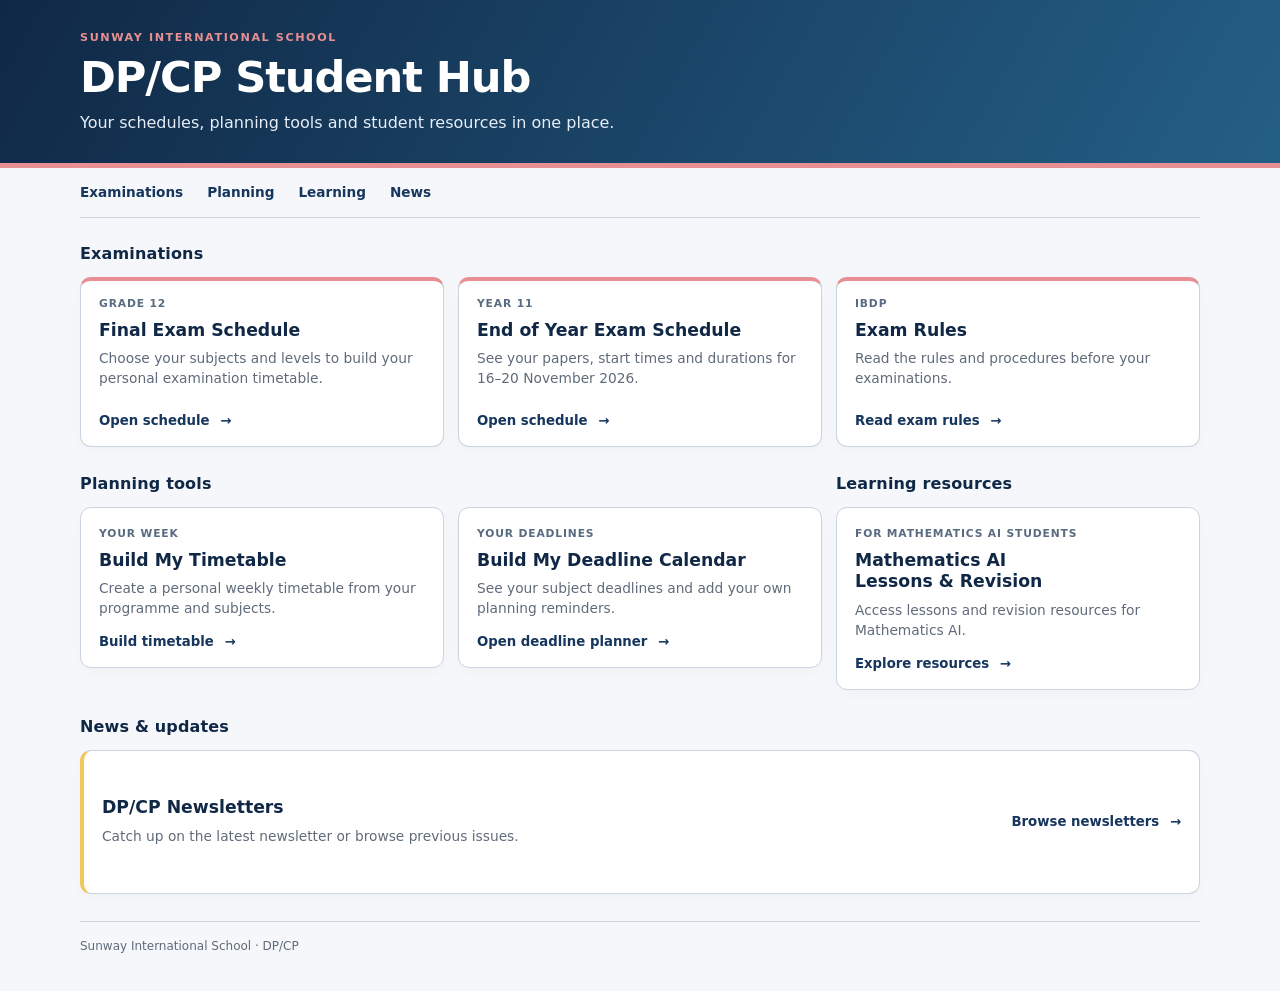
<file: index.html>
<!doctype html><html lang="en"><head><meta charset="utf-8"><meta name="viewport" content="width=device-width,initial-scale=1"><title>DP/CP Student Hub</title><style>
:root{--navy:#102846;--blue:#17365d;--coral:#e78f92;--gold:#f0c75e;--ink:#202936;--muted:#5f6b7a;--line:#cbd4df;--page:#f5f7fa}*{box-sizing:border-box}body{margin:0;font:15px/1.5 system-ui,-apple-system,'Segoe UI',sans-serif;color:var(--ink);background:var(--page)}.wrap{width:min(1120px,calc(100% - 40px));margin:auto}header{background:linear-gradient(120deg,var(--navy),#245f86);color:white;border-bottom:5px solid var(--coral)}.hero{padding:30px 0 28px}.eyebrow{text-transform:uppercase;letter-spacing:.14em;font-size:.7rem;font-weight:850;color:var(--coral);margin:0 0 7px}h1{font-size:clamp(1.9rem,4vw,2.7rem);line-height:1.1;margin:0 0 10px;letter-spacing:-.025em}.intro{color:#e7eef7;margin:0;font-size:1rem}nav{display:flex;gap:24px;flex-wrap:wrap;padding:14px 0;border-bottom:1px solid var(--line)}nav a{color:var(--blue);font-weight:700;text-decoration:none;font-size:.85rem}nav a:hover{text-decoration:underline}main{padding:24px 0 36px}section{scroll-margin-top:16px}.section-title{display:flex;align-items:center;gap:10px;margin-bottom:11px}h2{font-size:1rem;color:var(--navy);margin:0;letter-spacing:.01em}.section-number{font-size:.66rem;font-weight:800;color:#6d7988;letter-spacing:.1em}.cards{display:grid;grid-template-columns:repeat(3,minmax(0,1fr));gap:14px}.card{display:flex;flex-direction:column;min-height:170px;padding:18px;background:white;border:1px solid var(--line);border-radius:11px;position:relative;box-shadow:0 5px 16px #17365d06}.card.featured{border-top:4px solid var(--coral);padding-top:15px}.card h3{font-size:1.08rem;line-height:1.25;margin:8px 0;color:var(--navy)}.tag{color:#596b80;font-size:.67rem;text-transform:uppercase;letter-spacing:.08em;font-weight:800}.card p{color:var(--muted);margin:0 0 15px;font-size:.86rem;line-height:1.45}.card .action{margin-top:auto;align-self:flex-start;border:0;background:transparent;padding:0;color:var(--blue);font:750 .83rem system-ui;cursor:pointer;text-decoration:none}.card .action span{display:inline-block;margin-left:6px}.lower{margin-top:25px;display:grid;grid-template-columns:repeat(3,minmax(0,1fr));gap:14px}.lower #planning{grid-column:span 2}.lower .cards{grid-template-columns:repeat(2,minmax(0,1fr))}.lower .single .cards{grid-template-columns:1fr}.lower .card{min-height:156px}.bottom{display:grid;grid-template-columns:repeat(3,minmax(0,1fr));gap:14px;margin-top:25px}.bottom #news{grid-column:span 2}.bottom .cards{grid-template-columns:1fr}.bottom .card{min-height:144px}.newsletter{flex-direction:row;gap:24px;align-items:center;border-left:4px solid var(--gold)}.newsletter .content{flex:1}.newsletter h3{margin-top:0}.newsletter p{margin-bottom:0}.newsletter .action{align-self:center;white-space:nowrap;margin:0}.foot{border-top:1px solid var(--line);padding-top:15px;margin-top:27px;color:var(--muted);font-size:.75rem}.icon{position:absolute;right:17px;top:15px;color:#8295aa;font-size:19px;font-weight:400}.badge{border:1px solid #d9e3ee;background:#f0f5fa;border-radius:5px;padding:2px 6px;display:inline-block;font-size:.65rem;letter-spacing:.04em;color:#52667e;font-weight:700}a:focus-visible,button:focus-visible{outline:3px solid #0a6ed1;outline-offset:4px}@media(max-width:760px){.wrap{width:calc(100% - 28px)}.cards{grid-template-columns:1fr}.lower,.bottom{grid-template-columns:1fr;gap:23px}.lower #planning,.bottom #news{grid-column:auto}.lower .cards{grid-template-columns:1fr}.card,.lower .card,.bottom .card{min-height:0;padding:16px}.card.featured{padding-top:13px}.card p{margin-bottom:12px}.hero{padding:25px 0}nav{gap:12px 19px}.newsletter{display:flex;flex-direction:column;align-items:flex-start;gap:16px}.newsletter .action{align-self:flex-start}.bottom{margin-top:23px}.foot{margin-top:22px}h2{font-size:1rem}}
.bottom{grid-template-columns:1fr}.bottom #news{grid-column:auto}</style></head><body><header><div class="wrap hero"><p class="eyebrow">Sunway International School</p><h1>DP/CP Student Hub</h1><p class="intro">Your schedules, planning tools and student resources in one place.</p></div></header><div class="wrap"><nav aria-label="Page sections"><a href="#examinations">Examinations</a><a href="#planning">Planning</a><a href="#learning">Learning</a><a href="#news">News</a></nav><main><section id="examinations"><div class="section-title"><h2>Examinations</h2></div><div class="cards">
<article class="card featured"><span class="tag">Grade 12</span><h3>Final Exam Schedule</h3><p>Choose your subjects and levels to build your personal examination timetable.</p><a class="action" href="exam-schedule/november-2026/">Open schedule <span>→</span></a></article>
<article class="card featured"><span class="tag">Year 11</span><h3>End of Year Exam Schedule</h3><p>See your papers, start times and durations for 16–20 November 2026.</p><a class="action" href="exam-schedule/year-11-november-2026/">Open schedule <span>→</span></a></article>
<article class="card featured"><span class="tag">IBDP</span><h3>Exam Rules</h3><p>Read the rules and procedures before your examinations.</p><a class="action" href="exam-rules/november-2026/">Read exam rules <span>→</span></a></article></div></section>
<div class="lower"><section id="planning"><div class="section-title"><h2>Planning tools</h2></div><div class="cards"><article class="card"><span class="tag">Your week</span><h3>Build My Timetable</h3><p>Create a personal weekly timetable from your programme and subjects.</p><a class="action" href="timetable/index.html">Build timetable <span>→</span></a></article><article class="card"><span class="tag">Your deadlines</span><h3>Build My Deadline Calendar</h3><p>See your subject deadlines and add your own planning reminders.</p><a class="action" href="deadlines/index.html">Open deadline planner <span>→</span></a></article></div></section><section id="learning" class="single"><div class="section-title"><h2>Learning resources</h2></div><div class="cards"><article class="card"><span class="tag">For Mathematics AI students</span><h3>Mathematics AI<br>Lessons &amp; Revision</h3><p>Access lessons and revision resources for Mathematics AI.</p><a class="action" href="https://patelanis000-tech.github.io/math-ai-lesson-slides/">Explore resources <span>→</span></a></article></div></section></div>
<div class="bottom"><section id="news"><div class="section-title"><h2>News &amp; updates</h2></div><div class="cards"><article class="card newsletter"><div class="content"><h3>DP/CP Newsletters</h3><p>Catch up on the latest newsletter or browse previous issues.</p></div><a class="action" href="https://dpcp-monthly-newsletter.pages.dev/">Browse newsletters <span>→</span></a></article></div></section></div><div class="foot">Sunway International School · DP/CP</div></main></div></body></html>
</file>
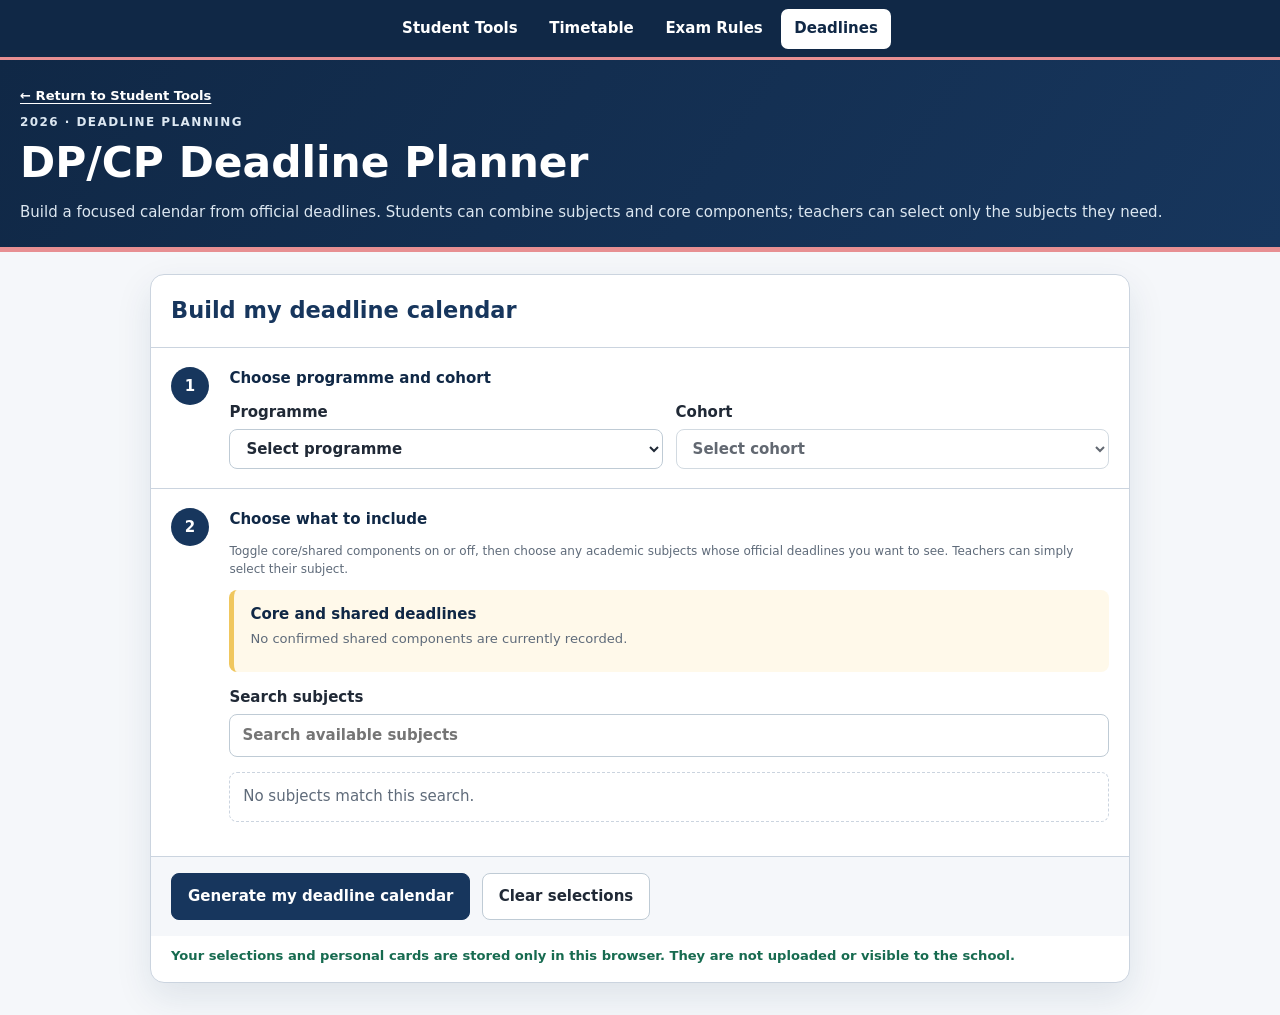
<file: deadlines/index.html>
<!doctype html>
<html lang="en">
<head>
<meta charset="utf-8">
<meta name="viewport" content="width=device-width,initial-scale=1">
<title>My DP/CP Deadline Planner 2026</title>
<link rel="stylesheet" href="../shared/portal.css">
<link rel="stylesheet" href="styles.css">
<style>
.required-summary p{margin:.25rem 0 .65rem;color:var(--muted);font-size:.82rem}.shared-toggle-row{display:flex;flex-wrap:wrap;gap:.5rem}.shared-toggle{position:relative;cursor:pointer}.shared-toggle input{position:absolute;opacity:0;pointer-events:none}.shared-toggle span{display:inline-block;padding:.48rem .75rem;border:1px solid var(--line);border-radius:999px;background:#fff;color:var(--navy2);font-size:.82rem;font-weight:800;transition:.15s ease}.shared-toggle:hover span{border-color:var(--navy)}.shared-toggle input:checked+span{background:var(--navy);border-color:var(--navy);color:#fff}.shared-toggle input:focus-visible+span{outline:3px solid var(--focus);outline-offset:2px}
</style>
</head>
<body>
<nav class="portal-nav" aria-label="Student tools">
  <a href="../index.html">Student Tools</a>
  <a href="../timetable/index.html">Timetable</a>
  <a href="../exam-rules/november-2026/">Exam Rules</a>
  <a href="index.html" aria-current="page">Deadlines</a>
</nav>
<div class="app">
<section class="hero"><a class="portal-return" href="../index.html">← Return to Student Tools</a><p class="eyebrow">2026 · Deadline planning</p><h1>DP/CP Deadline Planner</h1><p>Build a focused calendar from official deadlines. Students can combine subjects and core components; teachers can select only the subjects they need.</p></section>

<section id="setup" class="setup">
  <h2>Build my deadline calendar</h2>

  <div class="step">
    <div class="step-number" aria-hidden="true">1</div>
    <div class="step-content">
      <h3>Choose programme and cohort</h3>
      <div class="two-column-fields">
        <label class="field" for="programmeSelect"><span>Programme</span><select id="programmeSelect" required><option value="">Select programme</option><option value="DP">Diploma Programme (DP)</option><option value="CP">Career-related Programme (CP)</option></select></label>
        <label class="field" for="cohortSelect"><span>Cohort</span><select id="cohortSelect" required disabled><option value="">Select cohort</option></select></label>
      </div>
    </div>
  </div>

  <div class="step" id="subjectStep" hidden>
    <div class="step-number" aria-hidden="true">2</div>
    <div class="step-content">
      <h3>Choose what to include</h3>
      <p class="notice">Toggle core/shared components on or off, then choose any academic subjects whose official deadlines you want to see. Teachers can simply select their subject.</p>
      <div id="requiredSummary" class="required-summary"></div>
      <label class="field" for="subjectSearch"><span>Search subjects</span><input id="subjectSearch" type="search" placeholder="Search available subjects"></label>
      <div id="subjects" class="subject-groups"></div>
    </div>
  </div>

  <div class="builder-actions" id="builderActions" hidden>
    <button id="buildBtn" class="primary">Generate my deadline calendar</button>
    <button id="clearBtn">Clear selections</button>
  </div>
  <p class="privacy-note" style="padding:0 1.25rem 1rem">Your selections and personal cards are stored only in this browser. They are not uploaded or visible to the school.</p>
</section>

<section id="planner" class="planner">
  <div class="planner-heading">
    <div><p class="eyebrow">Personal deadline calendar</p><h2>My deadline calendar</h2><p id="plannerMeta"></p></div>
    <div class="row">
      <button id="editSelections">Edit selections</button>
      <button id="clearGenerated">Clear calendar</button>
      <div class="print-wrap"><button id="printBtn" class="primary">Print / Save as PDF</button><div id="printOptions" class="print-options"><button id="printCurrent">Print current month</button><button id="printAll">Print all months</button></div></div>
    </div>
  </div>
  <div id="summary" class="selected-summary"></div>
  <section class="toolbar">
    <div class="row">
      <select id="monthJump"><option value="">Jump to month</option></select>
      <button id="addCard" class="primary">Add personal card</button>
    </div>
    <div class="notice privacy-note">Your selections and personal cards are stored only in this browser. They are not uploaded or visible to the school.</div>
  </section>

  <div class="tabs"><button id="calTab" class="primary">Calendar</button><button id="listTab">List</button></div>
  <div class="legend"><span><i class="dot window"></i>Assessment window</span><span><i class="dot personal"></i>Personal card</span></div>

  <div id="calendar"></div>
  <div id="list" class="list"></div>
</section>
</div>

<div id="cardModal" class="modal" role="dialog" aria-modal="true" aria-labelledby="modalTitle">
  <div class="modal-card">
    <h2 id="modalTitle">Add personal card</h2>
    <div class="form-grid">
      <label>Date<input id="cardDate" type="date" min="2026-01-01" max="2026-12-31"></label>
      <label>Title<input id="cardTitle" maxlength="80" placeholder="e.g. English B oral practice"></label>
      <label>Optional note<textarea id="cardNote" rows="3" maxlength="180"></textarea></label>
      <label>Optional subject label<input id="cardSubject" maxlength="50"></label>
      <label>Colour<select id="cardColor">
        <option value="#fff4d6">Yellow</option><option value="#e5f3f1">Green</option>
        <option value="#e9eef8">Blue</option><option value="#f9ecec">Pink</option>
        <option value="#f1e8f6">Purple</option>
      </select></label>
    </div>
    <div class="row" style="margin-top:14px">
      <button id="saveCard" class="primary">Save card</button>
      <button id="cancelCard">Cancel</button>
    </div>
  </div>
</div>

<script src="deadline-data.js"></script>
<script src="extra-deadlines.js"></script>
<script src="app.js"></script>
</body>
</html>
</file>
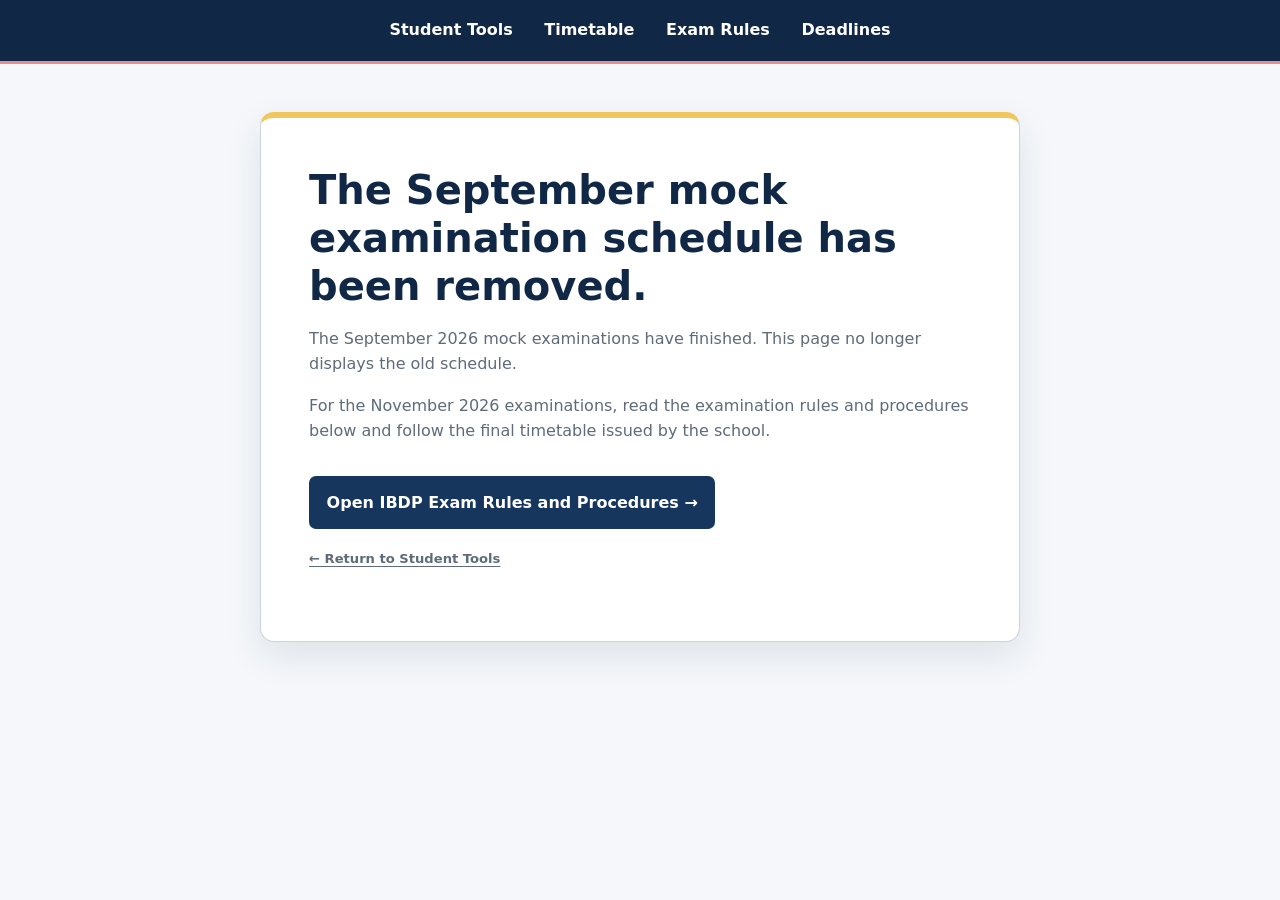
<file: mock-exams/index.html>
<!doctype html>
<html lang="en">
<head>
  <meta charset="utf-8">
  <meta name="viewport" content="width=device-width, initial-scale=1">
  <meta name="robots" content="noindex">
  <title>Mock examination schedule removed · DP/CP Student Tools</title>
  <link rel="stylesheet" href="../shared/portal.css">
  <style>
    * { box-sizing: border-box; }
    body { margin: 0; color: var(--portal-ink); background: var(--portal-page); font: 16px/1.6 system-ui, -apple-system, "Segoe UI", sans-serif; }
    main { width: min(760px, calc(100% - 2rem)); margin: 3rem auto; padding: clamp(1.5rem, 4vw, 3rem); background: var(--portal-surface); border: 1px solid var(--portal-line); border-top: 6px solid var(--portal-gold); border-radius: 14px; box-shadow: var(--portal-shadow); }
    h1 { margin: 0 0 1rem; color: var(--portal-navy); font-size: clamp(1.65rem, 4vw, 2.5rem); line-height: 1.2; }
    p { color: var(--portal-muted); }
    .action { display: inline-block; margin-top: 1rem; padding: .85rem 1.1rem; color: #fff; background: var(--portal-blue); border-radius: 7px; font-weight: 800; text-decoration: none; }
    .action:focus-visible { outline: 3px solid var(--portal-focus); outline-offset: 4px; }
  </style>
</head>
<body>
  <nav class="portal-nav" aria-label="Student tools">
    <a href="../index.html">Student Tools</a>
    <a href="../timetable/index.html">Timetable</a>
    <a href="../exam-rules/november-2026/">Exam Rules</a>
    <a href="../deadlines/index.html">Deadlines</a>
  </nav>
  <main>
    <h1>The September mock examination schedule has been removed.</h1>
    <p>The September 2026 mock examinations have finished. This page no longer displays the old schedule.</p>
    <p>For the November 2026 examinations, read the examination rules and procedures below and follow the final timetable issued by the school.</p>
    <a class="action" href="../exam-rules/november-2026/">Open IBDP Exam Rules and Procedures →</a>
    <p><a class="portal-return" href="../index.html">← Return to Student Tools</a></p>
  </main>
</body>
</html>
</file>
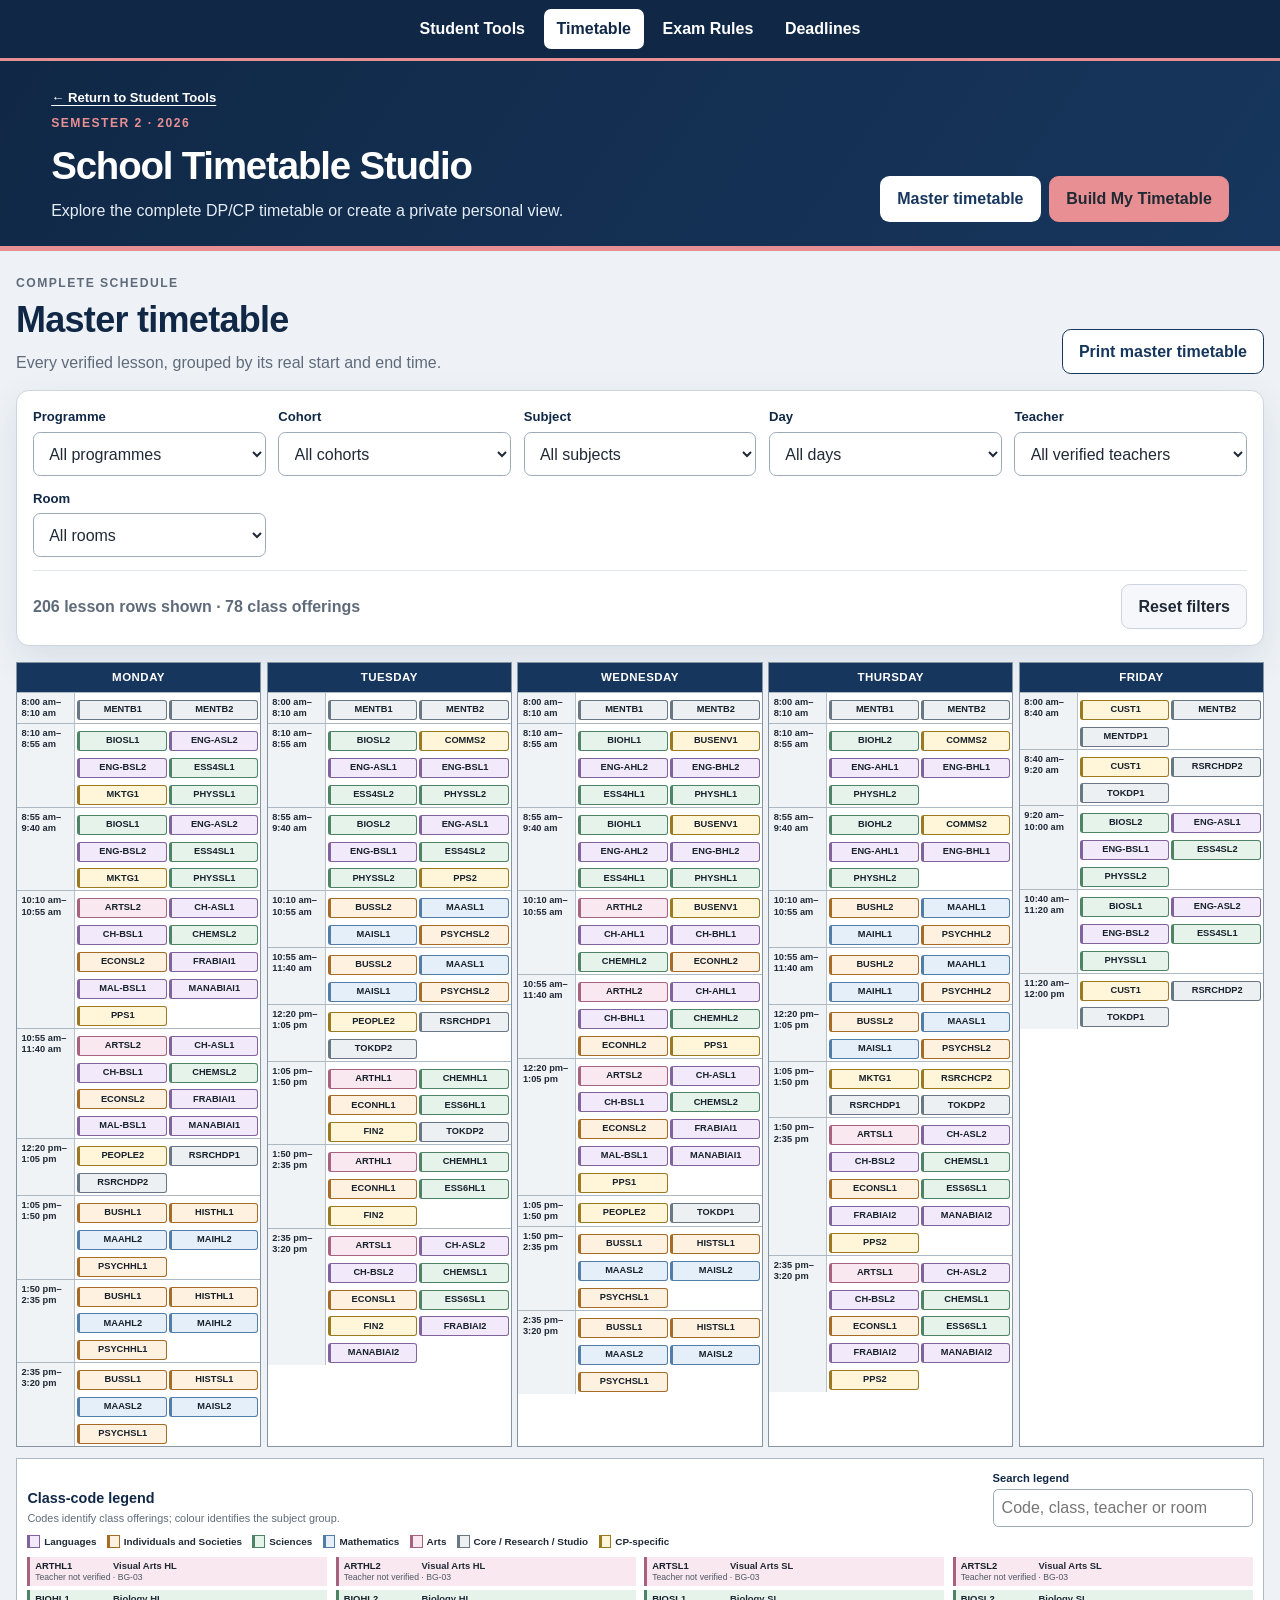
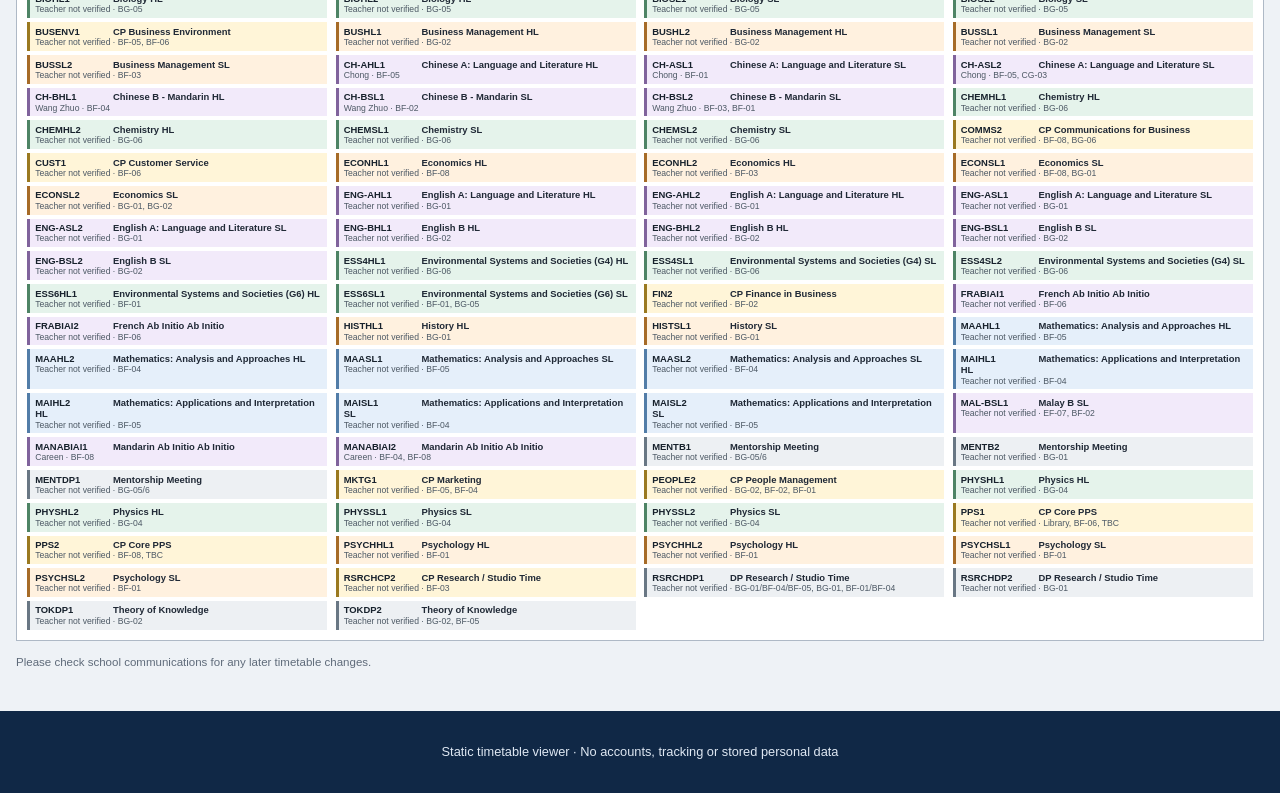
<file: timetable/index.html>
<!doctype html>
<html lang="en">
<head>
<meta charset="utf-8">
<meta name="viewport" content="width=device-width, initial-scale=1">
<meta name="description" content="View the verified school master timetable and build a private personal timetable in your browser.">
<title>School Timetable Studio</title>
<link rel="stylesheet" href="../shared/portal.css">
<link rel="stylesheet" href="styles.css">
</head>
<body>
<a class="skip-link" href="#main-content">Skip to timetable</a>
<nav class="portal-nav no-print" aria-label="Student tools">
<a href="../index.html">Student Tools</a>
<a href="index.html" aria-current="page">Timetable</a>
<a href="../exam-rules/november-2026/">Exam Rules</a>
<a href="../deadlines/index.html">Deadlines</a>
</nav>
<header class="site-header no-print">
<div class="brand-block">
<a class="portal-return" href="../index.html">← Return to Student Tools</a>
<p class="eyebrow">Semester 2 · 2026</p>
<h1>School Timetable Studio</h1>
<p class="header-copy">Explore the complete DP/CP timetable or create a private personal view.</p>
</div>
<nav class="view-tabs" aria-label="Main views">
<button class="tab-button is-active" id="masterTab" type="button" aria-controls="masterView" aria-selected="true">
Master timetable
</button>
<button class="tab-button tab-button-accent" id="builderTab" type="button" aria-controls="builderView" aria-selected="false">
Build My Timetable
</button>
</nav>
</header>
<main id="main-content">
<noscript>
<div class="status-panel status-error">This timetable needs JavaScript enabled in your browser.</div>
</noscript>
<section id="masterView" class="view-section master-view" aria-labelledby="masterHeading">
<div class="section-heading print-heading">
<div>
<p class="eyebrow">Complete schedule</p>
<h2 id="masterHeading">Master timetable</h2>
<p>Every verified lesson, grouped by its real start and end time.</p>
</div>
<div class="heading-actions no-print">
<button class="button button-secondary" id="printMasterButton" type="button">Print master timetable</button>
</div>
</div>
<form id="masterFilters" class="filter-panel no-print" aria-label="Master timetable filters">
<div class="filter-grid">
<label>
<span>Programme</span>
<select id="programmeFilter">
<option value="ALL">All programmes</option>
<option value="DP">DP</option>
<option value="CP">CP</option>
</select>
</label>
<label>
<span>Cohort</span>
<select id="cohortFilter"><option value="ALL">All cohorts</option></select>
</label>
<label>
<span>Subject</span>
<select id="subjectFilter"><option value="ALL">All subjects</option></select>
</label>
<label>
<span>Day</span>
<select id="dayFilter">
<option value="ALL">All days</option>
<option>Monday</option><option>Tuesday</option><option>Wednesday</option>
<option>Thursday</option><option>Friday</option>
</select>
</label>
<label id="teacherFilterLabel">
<span>Teacher</span>
<select id="teacherFilter"><option value="ALL">All verified teachers</option></select>
</label>
<label>
<span>Room</span>
<select id="roomFilter"><option value="ALL">All rooms</option></select>
</label>
</div>
<div class="filter-footer">
<p id="masterCount" class="result-count" aria-live="polite"></p>
<button class="button button-quiet" id="resetFiltersButton" type="button">Reset filters</button>
</div>
</form>
<div id="masterTimetable" class="timetable-shell" aria-live="polite"></div>
<section class="master-legend" aria-labelledby="legendHeading">
<div class="legend-heading">
<div>
<h3 id="legendHeading">Class-code legend</h3>
<p>Codes identify class offerings; colour identifies the subject group.</p>
</div>
<label class="legend-search no-print">
<span>Search legend</span>
<input id="legendSearch" type="search" placeholder="Code, class, teacher or room" autocomplete="off">
</label>
</div>
<div id="subjectGroupLegend" class="subject-group-legend"></div>
<div id="classCodeLegend" class="class-code-legend" aria-live="polite"></div>
</section>
<p class="print-note">Please check school communications for any later timetable changes.</p>
</section>
<dialog id="classDetailDialog" class="class-detail-dialog" aria-labelledby="classDetailHeading">
<div class="dialog-heading">
<h2 id="classDetailHeading">Class details</h2>
<button id="closeClassDetail" class="dialog-close" type="button" aria-label="Close class details">×</button>
</div>
<div id="classDetailContent"></div>
</dialog>
<section id="builderView" class="view-section" aria-labelledby="builderHeading" hidden>
<div class="section-heading">
<div>
<p class="eyebrow">Private browser tool</p>
<h2 id="builderHeading">Build my timetable</h2>
<p>Your name and choices stay only on this page and disappear when it is refreshed.</p>
</div>
</div>
<form id="studentBuilder" class="builder-card">
<div class="builder-step">
<div class="step-number" aria-hidden="true">1</div>
<div class="step-content">
<h3>Choose programme and cohort</h3>
<div class="two-column-fields">
<label>
<span>Programme</span>
<select id="studentProgramme" required>
<option value="">Select programme</option>
<option value="DP">Diploma Programme (DP)</option>
<option value="CP">Career-related Programme (CP)</option>
</select>
</label>
<label>
<span>Cohort</span>
<select id="studentCohort" required disabled>
<option value="">Select cohort</option>
</select>
</label>
</div>
</div>
</div>
<div class="builder-step" id="subjectStep" hidden>
<div class="step-number" aria-hidden="true">2</div>
<div class="step-content">
<h3>Select subjects</h3>
<p class="step-help">Choose as many subjects as needed. HL and SL are not selected separately; every fixed lesson for the subject is included automatically.</p>
<div id="requiredSummary" class="required-summary"></div>
<label class="name-field" for="subjectSearch">
<span>Search subjects</span>
<input id="subjectSearch" type="search" placeholder="Search available subjects">
</label>
<div id="subjectChoices" class="subject-groups"></div>
</div>
</div>
<div class="builder-step" id="nameStep" hidden>
<div class="step-number" aria-hidden="true">3</div>
<div class="step-content">
<h3>Add your name</h3>
<label class="name-field">
<span>Student name</span>
<input id="studentName" type="text" maxlength="100" autocomplete="off" placeholder="Enter your name" required>
</label>
<p class="privacy-note">Your selections are not uploaded or added to the timetable data.</p>
</div>
</div>
<div class="builder-actions" id="builderActions" hidden>
<button class="button button-primary" type="submit">Generate my timetable</button>
<button class="button button-quiet" id="clearBuilderButton" type="button">Clear selections</button>
</div>
</form>
</section>
<section id="personalView" class="view-section personal-view" aria-labelledby="personalHeading" hidden>
<div class="section-heading personal-title-block">
<div>
<p class="eyebrow">Personal timetable</p>
<h2 id="personalHeading"><span id="personalName"></span></h2>
<p id="personalMeta"></p>
<p id="generatedDate" class="generated-date"></p>
</div>
<div class="heading-actions no-print">
<button class="button button-secondary" id="editSelectionsButton" type="button">Edit selections</button>
<button class="button button-primary" id="printPersonalButton" type="button">Print / Save as PDF</button>
<button class="button button-quiet" id="clearTimetableButton" type="button">Clear timetable</button>
<button class="button button-quiet" id="returnMasterButton" type="button">Return to master timetable</button>
</div>
</div>
<div class="selected-subjects-block">
<h3>Selected subjects</h3>
<p id="personalSubjects"></p>
</div>
<div id="personalWarnings" class="warning-list" aria-live="assertive"></div>
<div id="personalTimetable" class="timetable-shell"></div>
<p class="print-note">Please check school communications for any later timetable changes.</p>
</section>
<section id="loadError" class="view-section" hidden>
<div class="status-panel status-error">
<h2>Timetable unavailable</h2>
<p>The generated timetable data could not be loaded. Run the build script and refresh this page.</p>
</div>
</section>
</main>
<footer class="site-footer no-print">
<p>Static timetable viewer · No accounts, tracking or stored personal data</p>
</footer>
<script src="timetable-data.js"></script>
<script src="app.js"></script>
</body>
</html>
</file>
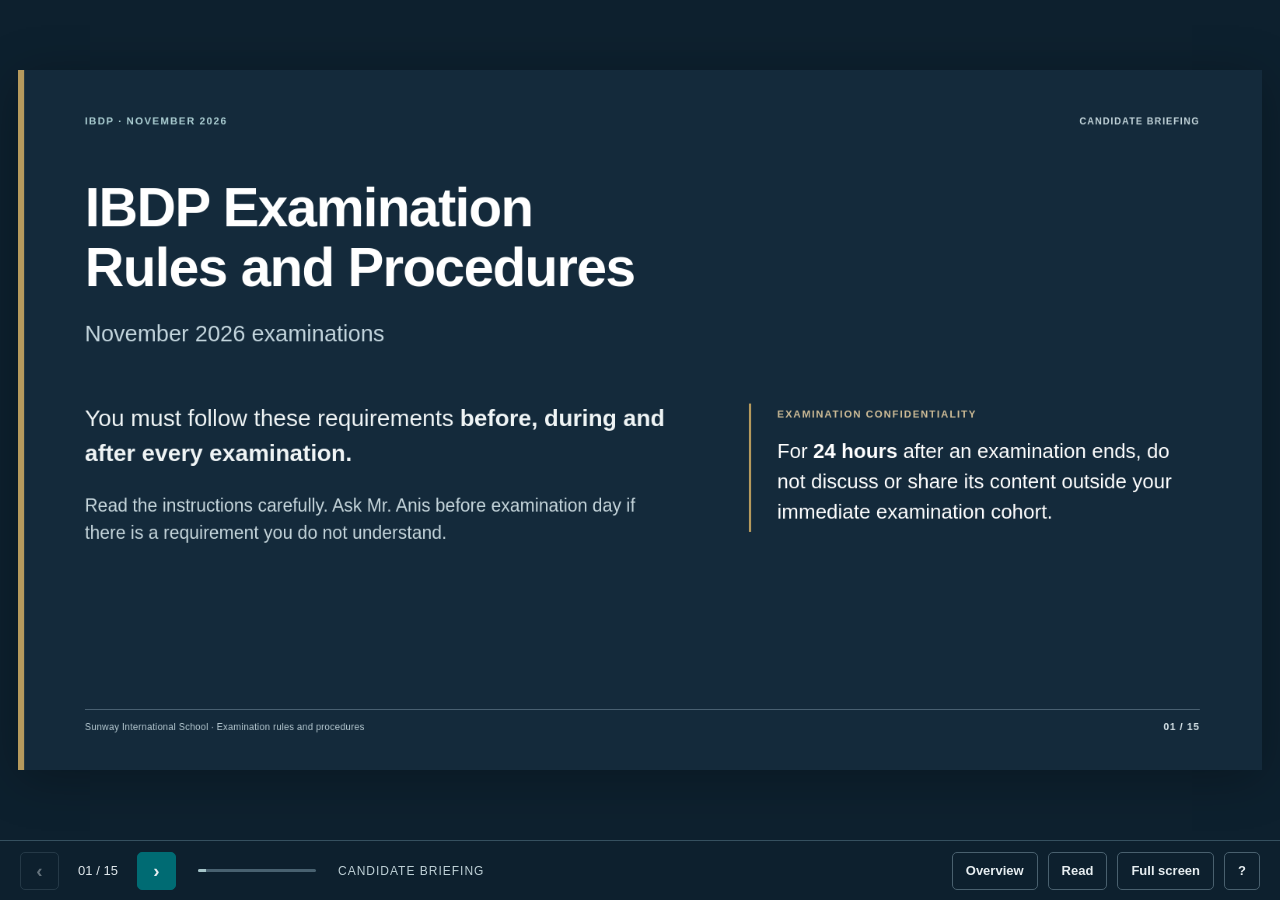
<file: exam-rules/november-2026/index.html>
<!doctype html>
<html lang="en-GB">
<head>
<meta charset="utf-8"><meta name="viewport" content="width=device-width, initial-scale=1">
<meta name="description" content="November 2026 IBDP examination rules and procedures. Student briefing from Sunway International School.">
<meta name="color-scheme" content="light dark">
<title>IBDP Examination Rules and Procedures | November 2026</title>
<style>
:root{--navy:#142a3b;--navy2:#0d202e;--ink:#172d3d;--muted:#52646d;--teal:#006b73;--tealwash:#e9f1f1;--gold:#b69a5d;--red:#963440;--redwash:#f7ebed;--border:#ccd7dc;--paper:#f8f9f7;--white:#ffffff;--duration:430ms;--ease:cubic-bezier(.22,.75,.23,1)}
*{box-sizing:border-box}html,body{margin:0;min-height:100%;font-family:"Segoe UI",Arial,Helvetica,sans-serif;background:var(--navy2);color:var(--ink)}body{overflow:hidden}button{font:inherit;cursor:pointer}button:disabled{opacity:.4;cursor:default}button:focus-visible,a:focus-visible,[tabindex]:focus-visible{outline:3px solid var(--gold);outline-offset:4px}button{touch-action:manipulation}strong{font-weight:700}p{margin:0}
.viewer{height:calc(100dvh - 60px);width:100%;display:grid;place-items:center;overflow:hidden;padding:12px 18px}.stage-shell{position:relative;flex:none}.stage{position:absolute;inset:0 auto auto 0;width:1600px;height:900px;transform-origin:top left;background:var(--paper);box-shadow:0 10px 60px #0004;isolation:isolate;overflow:hidden}.slide{position:absolute;inset:0;padding:58px 80px 48px;background:var(--paper);display:flex;flex-direction:column;border-top:7px solid var(--teal);opacity:0;visibility:hidden;pointer-events:none;transform:translate3d(30px,0,0);transition:opacity var(--duration) var(--ease),transform var(--duration) var(--ease),visibility 0s linear var(--duration);will-change:opacity,transform}.slide.is-active{opacity:1;visibility:visible;pointer-events:auto;transform:translate3d(0,0,0);z-index:2;transition-delay:0s}.slide.is-leaving{opacity:0;visibility:visible;pointer-events:none;transform:translate3d(-24px,0,0);z-index:1;transition-delay:0s}.stage.backwards .slide:not(.is-active){transform:translate3d(-30px,0,0)}.stage.backwards .slide.is-leaving{transform:translate3d(24px,0,0)}.stage.instant .slide{transition:none!important}.slide-top{display:flex;justify-content:space-between;gap:20px;align-items:center;margin-bottom:44px;color:var(--teal);font-size:13px;font-weight:700;text-transform:uppercase;letter-spacing:1.7px}.slide-top .section-name{color:var(--muted);font-size:12px;letter-spacing:1.35px}.slide-heading{margin:0 0 15px;max-width:1440px;font-size:44px;font-weight:700;line-height:1.16;letter-spacing:-1.1px;text-wrap:balance}.slide-lead{font-size:23px;line-height:1.42;color:var(--muted);max-width:1400px}.slide-body{flex:1;min-height:0;display:flex;flex-direction:column;margin-top:38px}.rule-grid{display:grid;gap:22px;height:100%;min-height:0}.cols-2{grid-template-columns:repeat(2,minmax(0,1fr));grid-template-rows:repeat(2,minmax(0,1fr))}.cols-3{grid-template-columns:repeat(3,minmax(0,1fr));grid-template-rows:1fr}.rule-card{position:relative;min-width:0;padding:27px 29px;background:var(--white);border:1px solid var(--border);border-top:3px solid var(--border)}.rule-card h3{margin:0 0 14px;font-size:25px;line-height:1.2;font-weight:700;color:var(--ink);max-width:95%}.rule-card p{font-size:23px;line-height:1.43;color:var(--muted)}.rule-card p strong{color:var(--ink)}.step-number{display:block;margin-bottom:24px;font-size:15px;font-weight:700;color:var(--teal);letter-spacing:1px}.cols-3 .rule-card{padding:30px 30px}.cols-3 .rule-card h3{font-size:26px;line-height:1.24;margin-bottom:20px}.cols-3 .rule-card p{font-size:24px;line-height:1.5}.cols-2 .step-number{position:absolute;right:20px;top:23px;font-size:13px;color:#83959d;margin:0}.cols-2 .rule-card:has(.step-number) h3{padding-right:22px}.note{flex:none;margin-top:22px;border-left:4px solid var(--teal);padding:16px 22px;background:var(--tealwash);color:#34515a;font-size:20px;line-height:1.4}.slide-footer{flex:none;display:flex;justify-content:space-between;align-items:center;margin-top:30px;border-top:1px solid var(--border);padding-top:14px;color:#6b7c84;font-size:12px;letter-spacing:.25px}.page-number{font-size:13px;color:var(--teal);font-variant-numeric:tabular-nums;font-weight:700;letter-spacing:1px}.warning .note{background:var(--redwash);border-color:var(--red);color:#79313a}.confidential{border-color:var(--red)}.confidential .slide-top,.confidential .page-number,.confidential .step-number{color:var(--red)}.confidential .rule-card{border-top-color:#c98d95}.confidential .note{background:var(--redwash);border-color:var(--red);color:#79313a}.confidential-layout{display:grid;grid-template-columns:270px 1fr;gap:28px;height:100%;min-height:0}.hours-block{background:var(--red);color:#fff;display:flex;flex-direction:column;align-items:center;justify-content:center;text-align:center;padding:30px}.hours-block strong{font-size:145px;line-height:1;font-weight:650;letter-spacing:-4px}.hours-block>span{font-size:27px;font-weight:600;letter-spacing:6px;margin-top:12px}.hours-block p{font-size:24px;line-height:1.4;margin-top:26px;color:#fff}.confidential-rules{display:grid;grid-template-rows:1fr 1fr;gap:22px}.confidential-rules .rule-card h3{font-size:26px}.confidential-rules .rule-card p{font-size:25px;line-height:1.48}.reading-layout{display:grid;grid-template-columns:390px 1fr;gap:28px;min-height:0;height:100%}.reading-block{background:var(--navy);color:#fff;display:flex;flex-direction:column;align-items:center;justify-content:center;padding:35px;text-align:center}.reading-block strong{font-size:100px;letter-spacing:-2px;line-height:1;font-variant-numeric:tabular-nums}.reading-block p{font-size:23px;line-height:1.5;color:#d6e1e5;margin-top:25px}.reading-rules{display:grid;grid-template-rows:1fr 1.15fr 1fr;gap:17px}.reading-rules .rule-card{padding:21px 26px}.reading-rules .rule-card h3{font-size:23px;margin-bottom:9px}.reading-rules .rule-card p{font-size:22px;line-height:1.4}
.cover{background:var(--navy);color:#fff;border-top:none;border-left:8px solid var(--gold);padding-left:78px}.cover .slide-top{color:#accfd3;margin-bottom:66px}.cover .slide-top .section-name{color:#c2d4da}.cover .slide-heading{font-size:70px;line-height:1.1;letter-spacing:-1.6px;max-width:1150px;margin-bottom:26px}.cover .slide-lead{font-size:29px;color:#c3d5dd}.cover .slide-body{display:grid;grid-template-columns:1.35fr 1fr;gap:70px;align-items:start;margin-top:65px;flex:1}.cover-copy p{font-size:30px;line-height:1.5;color:#eff4f5;max-width:765px}.cover-copy p+p{margin-top:28px;font-size:23px;color:#c5d5db;line-height:1.5}.cover-notice{border-left:3px solid var(--gold);padding:4px 0 6px 34px;margin-top:4px}.eyebrow{font-size:13px;font-weight:600;color:#cfbd97;letter-spacing:1.7px;text-transform:uppercase}.cover-notice p{font-size:26px;line-height:1.5;color:#fff;margin-top:20px}.cover .slide-footer{border-color:#496071;color:#b7cad2}.cover .page-number{color:#d6e3e8}
.toolbar{position:fixed;z-index:20;bottom:0;left:0;right:0;min-height:60px;padding:9px 20px;display:flex;gap:10px;align-items:center;color:#e2eaee;background:var(--navy2);border-top:1px solid #35505f}.control{min-height:38px;padding:0 13px;color:#e7eef1;background:transparent;border:1px solid #49606e;border-radius:5px;font-size:13px;font-weight:600;transition:background .18s,border-color .18s}.control:hover:not(:disabled){background:#294859;border-color:#648391}.control.next{background:var(--teal);border-color:var(--teal)}.arrow{font-size:19px;min-width:39px;padding:0 10px}.counter{font-size:13px;min-width:58px;text-align:center;font-variant-numeric:tabular-nums}.progress{width:118px;height:3px;background:#486170;overflow:hidden;border-radius:2px;margin:0 12px}.progress span{display:block;height:100%;background:#a4c4c8;transition:width var(--duration) var(--ease)}.current-label{flex:1;white-space:nowrap;overflow:hidden;text-overflow:ellipsis;font-size:12px;letter-spacing:1px;text-transform:uppercase;color:#c0d2d8}.sr-only{position:absolute;width:1px;height:1px;overflow:hidden;clip:rect(0,0,0,0);white-space:nowrap}.dialog{position:fixed;z-index:40;inset:0;background:#081925f5;padding:5vh 6vw;overflow:auto;color:#edf4f6}.dialog[hidden]{display:none}.dialog-header{display:flex;justify-content:space-between;align-items:center;gap:30px;margin-bottom:26px}.dialog h2{font-size:32px;margin:0}.overview-grid{display:grid;grid-template-columns:repeat(auto-fit,minmax(260px,1fr));gap:16px}.overview-item{display:flex;flex-direction:column;text-align:left;gap:15px;background:#1a3546;border:1px solid #466573;border-radius:6px;padding:23px;min-height:146px;color:#fff}.overview-item span{font-size:12px;color:#b7cdd4;letter-spacing:1px}.overview-item strong{font-size:20px;line-height:1.3;font-weight:600}.overview-item[aria-current=true]{border-color:var(--gold);box-shadow:inset 0 0 0 1px var(--gold)}.overview-item:hover{background:#264c60}.help-body{max-width:900px;font-size:21px;line-height:1.7}.help-body p{margin:0 0 19px}.help-body kbd{font:inherit;font-size:17px;border:1px solid #597887;border-radius:4px;padding:3px 8px;background:#1a3546}.toast{position:fixed;left:50%;bottom:78px;transform:translateX(-50%);padding:13px 22px;background:#fff;border-radius:6px;box-shadow:0 5px 30px #0005;color:var(--ink);z-index:50;max-width:90vw;font-size:16px}.toast[hidden]{display:none}.no-script{padding:30px;color:white;background:#142a3b;font-size:20px;position:relative;z-index:100}
/* Reading view presents the same content without requiring a projector-sized screen. */
body.read-mode{overflow:auto;padding-bottom:70px}.read-mode .viewer{display:block;height:auto;overflow:visible;padding:20px}.read-mode .stage-shell{height:auto!important;width:100%!important;max-width:1500px;margin:auto}.read-mode .stage{position:relative;inset:auto;width:100%;height:auto;transform:none!important;overflow:visible;box-shadow:none;background:transparent}.read-mode .slide{position:relative;inset:auto;opacity:1!important;visibility:visible!important;pointer-events:auto!important;transform:none!important;will-change:auto;transition:none!important;min-height:700px;height:auto;margin:0 0 24px;padding:42px 50px 30px;scroll-margin:18px}.read-mode .slide-top{margin-bottom:28px}.read-mode .slide-heading{font-size:clamp(30px,3.1vw,44px)}.read-mode .slide-lead{font-size:21px}.read-mode .slide-body{margin-top:30px;flex:auto;min-height:0}.read-mode .rule-grid{height:auto;min-height:440px}.read-mode .rule-card p,.read-mode .cols-3 .rule-card p{font-size:22px}.read-mode .rule-card h3,.read-mode .cols-3 .rule-card h3{font-size:24px}.read-mode .note{font-size:19px}.read-mode .cover .slide-heading{font-size:clamp(38px,4.5vw,70px)}.read-mode .cover .slide-body{margin-top:48px;min-height:240px}.read-mode .cover-copy p{font-size:26px}.read-mode .cover-copy p+p{font-size:22px}.read-mode .cover-notice p{font-size:24px}.read-mode .confidential-rules .rule-card p{font-size:22px}.read-mode .reading-rules .rule-card p{font-size:21px}.read-mode .confidential-layout,.read-mode .reading-layout{min-height:420px}
@media(max-width:1000px){.toolbar{padding:9px 12px;gap:7px}.progress{width:75px;margin:0 5px}.current-label{font-size:10px}.control{padding:0 10px}.read-mode .slide{padding:30px 30px 25px}.read-mode .cols-3{grid-template-columns:1fr;grid-template-rows:auto}.read-mode .rule-grid{min-height:0}.read-mode .step-number{float:right;margin:0 0 5px 15px}.read-mode .cols-3 .rule-card{padding:25px}.read-mode .cols-3 .rule-card h3{margin-bottom:12px}.read-mode .cover .slide-body{gap:30px}.read-mode .cover-copy p{font-size:23px}.read-mode .cover-notice p{font-size:23px}}
@media(max-width:700px){.toolbar .current-label,.toolbar .progress{display:none}.toolbar{justify-content:space-between}.control{font-size:12px;padding:0 8px}.counter{min-width:46px;font-size:12px}.read-mode .viewer{padding:10px}.read-mode .slide{min-height:0;padding:25px 22px 23px;margin-bottom:14px}.read-mode .slide-top{font-size:10px;letter-spacing:.7px;margin-bottom:25px;align-items:flex-start}.read-mode .slide-top .section-name{font-size:9px;max-width:46%;text-align:right;line-height:1.5}.read-mode .slide-heading{font-size:29px;letter-spacing:-.6px;line-height:1.18}.read-mode .slide-lead{font-size:17px}.read-mode .rule-grid,.read-mode .cols-2,.read-mode .cols-3{display:grid;grid-template-columns:1fr;grid-template-rows:auto;gap:14px;height:auto}.read-mode .rule-card{padding:20px!important}.read-mode .rule-card h3,.read-mode .cols-3 .rule-card h3,.read-mode .reading-rules .rule-card h3,.read-mode .confidential-rules .rule-card h3{font-size:19px;margin-bottom:11px}.read-mode .rule-card p,.read-mode .cols-3 .rule-card p,.read-mode .reading-rules .rule-card p,.read-mode .confidential-rules .rule-card p{font-size:17px;line-height:1.5}.read-mode .note{font-size:16px;padding:14px;margin-top:18px}.read-mode .slide-footer{font-size:10px;line-height:1.5;gap:18px;margin-top:24px}.read-mode .page-number{white-space:nowrap;font-size:11px}.read-mode .cover .slide-heading{font-size:36px;line-height:1.15}.read-mode .cover .slide-lead{font-size:22px}.read-mode .cover .slide-body{display:block;margin-top:32px;min-height:0}.read-mode .cover-copy p{font-size:21px}.read-mode .cover-copy p+p{font-size:17px;margin-top:20px}.read-mode .cover-notice{margin:32px 0 10px;padding-left:20px}.read-mode .cover-notice p{font-size:20px;line-height:1.5;margin-top:13px}.read-mode .eyebrow{font-size:11px}.read-mode .confidential-layout,.read-mode .reading-layout{display:flex;flex-direction:column;min-height:0;height:auto;gap:16px}.read-mode .hours-block{padding:25px}.read-mode .hours-block strong{font-size:90px}.read-mode .hours-block>span{font-size:19px}.read-mode .hours-block p{font-size:18px;margin-top:15px}.read-mode .confidential-rules,.read-mode .reading-rules{display:grid;grid-template-rows:auto;gap:14px}.read-mode .reading-block{padding:30px}.read-mode .reading-block strong{font-size:64px}.read-mode .reading-block p{font-size:18px;margin-top:15px}.dialog{padding:28px 20px}.dialog h2{font-size:26px}.help-body{font-size:18px}.overview-grid{grid-template-columns:1fr}.overview-item{min-height:100px}.control.help{min-width:30px}.read-mode .step-number{font-size:11px}}
@media(prefers-reduced-motion:reduce){*,*::before,*::after{animation:none!important;transition:none!important;scroll-behavior:auto!important}}
@media print{@page{size:1600px 900px;margin:0}html,body,body.read-mode{background:#fff;overflow:visible;margin:0;padding:0}.toolbar,.dialog,.toast,.no-script,.sr-only{display:none!important}.viewer,.read-mode .viewer{display:block;height:auto;overflow:visible;padding:0}.stage-shell,.read-mode .stage-shell{width:1600px!important;height:auto!important;max-width:none;margin:0}.stage,.read-mode .stage{position:relative;width:1600px;height:auto;transform:none!important;overflow:visible;box-shadow:none}.slide,.read-mode .slide{position:relative;display:flex;visibility:visible!important;opacity:1!important;transform:none!important;transition:none!important;width:1600px;height:900px;min-height:900px;margin:0;padding:58px 80px 48px;break-after:page;page-break-after:always;print-color-adjust:exact;-webkit-print-color-adjust:exact}.slide:last-child{break-after:auto;page-break-after:auto}.slide-heading,.read-mode .slide-heading{font-size:44px}.slide-lead,.read-mode .slide-lead{font-size:23px}.slide-body,.read-mode .slide-body{flex:1;margin-top:38px}.rule-grid,.read-mode .rule-grid{min-height:0;height:100%}.cols-2,.read-mode .cols-2{grid-template-columns:repeat(2,minmax(0,1fr));grid-template-rows:repeat(2,minmax(0,1fr))}.cols-3,.read-mode .cols-3{grid-template-columns:repeat(3,minmax(0,1fr));grid-template-rows:1fr}.cover .slide-heading,.read-mode .cover .slide-heading{font-size:70px}.cover .slide-body,.read-mode .cover .slide-body{display:grid;margin-top:65px;grid-template-columns:1.35fr 1fr;gap:70px}.slide-top,.read-mode .slide-top{margin-bottom:44px}.cover .slide-top{margin-bottom:66px}}
</style>
</head>
<body>
<noscript><div class="no-script">JavaScript is required for the slide controls. Enable JavaScript to use this offline presentation.</div><style>body{overflow:auto}.viewer{display:block;height:auto}.stage-shell,.stage{position:relative!important;width:1600px!important;height:auto!important}.slide{position:relative!important;opacity:1!important;visibility:visible!important;transform:none!important;height:900px}</style></noscript>
<main class="viewer" id="viewer" aria-label="Examination rules presentation"><div class="stage-shell" id="stage-shell"><div class="stage" id="stage"><section id="slide-1" class="slide cover is-active" role="group" aria-roledescription="slide" aria-label="1 of 15: Candidate briefing" aria-hidden="false"  data-section="Candidate briefing">
    <div class="slide-top"><span>IBDP · November 2026</span><span class="section-name">Candidate briefing</span></div>
    <header><h1 class="slide-heading">IBDP Examination<br>Rules and Procedures</h1><p class="slide-lead">November 2026 examinations</p></header>
    <div class="slide-body"><div class="cover-copy"><p>You must follow these requirements <strong>before, during and after every examination.</strong></p><p>Read the instructions carefully. Ask Mr. Anis before examination day if there is a requirement you do not understand.</p></div><aside class="cover-notice"><span class="eyebrow">Examination confidentiality</span><p>For <strong>24 hours</strong> after an examination ends, do not discuss or share its content outside your immediate examination cohort.</p></aside></div>
    
    <footer class="slide-footer"><span>Sunway International School · Examination rules and procedures</span><span class="page-number">01 / 15</span></footer>
    </section><section id="slide-2" class="slide confidential " role="group" aria-roledescription="slide" aria-label="2 of 15: Examination confidentiality" aria-hidden="true" inert data-section="Examination confidentiality">
    <div class="slide-top"><span>IBDP · November 2026</span><span class="section-name">Examination confidentiality</span></div>
    <header><h2 class="slide-heading">Examination content must remain confidential.</h2><p class="slide-lead">This requirement continues after you have left the examination room.</p></header>
    <div class="slide-body"><div class="confidential-layout"><aside class="hours-block"><strong>24</strong><span>HOURS</span><p>after each<br>examination ends</p></aside><div class="confidential-rules"><article class="rule-card "><h3>Do not share outside your immediate examination cohort.</h3><p>For 24 hours, you must not discuss or share <strong>questions, topics, answers or hints</strong> with anyone outside the group of students at this school who sat that examination with you. This includes friends at other schools, tutors and family members.</p></article><article class="rule-card "><h3>Do not publish examination content online.</h3><p>Do not post it on social media, forums or public groups. Do not send it to anyone outside that examination cohort, including through a group chat. <strong>A private message still counts as sharing.</strong></p></article></div></div></div>
    <aside class="note">The two-hour supervision period does not replace the 24-hour confidentiality restriction. Being dismissed does not end this restriction.</aside>
    <footer class="slide-footer"><span>Sunway International School · Examination rules and procedures</span><span class="page-number">02 / 15</span></footer>
    </section><section id="slide-3" class="slide  " role="group" aria-roledescription="slide" aria-label="3 of 15: Before the examination" aria-hidden="true" inert data-section="Before the examination">
    <div class="slide-top"><span>IBDP · November 2026</span><span class="section-name">Before the examination</span></div>
    <header><h2 class="slide-heading">Arrive 15 minutes before the scheduled start.</h2><p class="slide-lead">Wear your regular school uniform and bring the materials you need for the correct paper.</p></header>
    <div class="slide-body"><div class="rule-grid cols-3"><article class="rule-card "><span class="step-number" aria-hidden="true">01</span><h3>Report to the examination venue.</h3><p>Check your examination date, start time, subject and level in the timetable. <strong>Report to the venue 15 minutes early</strong> so checks can be completed before the examination begins.</p></article><article class="rule-card "><span class="step-number" aria-hidden="true">02</span><h3>Store your belongings.</h3><p>Switch off your phone and disable all alarms. Leave bags, watches and other personal belongings in the <strong>designated storage area identified by the invigilator.</strong> Do not keep prohibited items in your pockets.</p></article><article class="rule-card "><span class="step-number" aria-hidden="true">03</span><h3>Enter and sit as instructed.</h3><p>Enter quietly when invited and sit at your assigned desk. Your identity must be verified. <strong>Remain silent and do not open the examination paper</strong> until instructed.</p></article></div></div>
    <aside class="note">A school ID card is not compulsory when staff can otherwise verify your identity. Bring proof of identity if the coordinator has asked you to do so.</aside>
    <footer class="slide-footer"><span>Sunway International School · Examination rules and procedures</span><span class="page-number">03 / 15</span></footer>
    </section><section id="slide-4" class="slide  " role="group" aria-roledescription="slide" aria-label="4 of 15: Permitted materials" aria-hidden="true" inert data-section="Permitted materials">
    <div class="slide-top"><span>IBDP · November 2026</span><span class="section-name">Permitted materials</span></div>
    <header><h2 class="slide-heading">Take only authorised materials to your desk.</h2><p class="slide-lead">All items must be available for inspection. Permission for one paper does not apply to another.</p></header>
    <div class="slide-body"><div class="rule-grid cols-2"><article class="rule-card "><h3>Bring the necessary stationery.</h3><p>Bring dark blue or black non-gel pens, a soft dark pencil, a ruler, an eraser and any geometry instruments required. Bring enough stationery: <strong>you must not borrow or share during the examination.</strong></p></article><article class="rule-card "><h3>Use a fully transparent pencil case.</h3><p>All contents must be clearly visible. <strong>Opaque or partly opaque cases are not permitted.</strong> Keep only authorised stationery inside the case.</p></article><article class="rule-card "><h3>Bring water in a clear, label-free bottle.</h3><p>Your bottle must be <strong>transparent, with all labels removed,</strong> and must contain water only. It must not carry notes or other unauthorised material.</p></article><article class="rule-card "><h3>Check paper-specific permissions.</h3><p>Calculators and bilingual dictionaries may be taken to the desk only when permitted for that paper and approved beforehand. A <strong>lucky charm requires inspection and approval</strong> before it may stay on your desk.</p></article></div></div>
    
    <footer class="slide-footer"><span>Sunway International School · Examination rules and procedures</span><span class="page-number">04 / 15</span></footer>
    </section><section id="slide-5" class="slide warning " role="group" aria-roledescription="slide" aria-label="5 of 15: Prohibited materials" aria-hidden="true" inert data-section="Prohibited materials">
    <div class="slide-top"><span>IBDP · November 2026</span><span class="section-name">Prohibited materials</span></div>
    <header><h2 class="slide-heading">Keep prohibited items away from your desk.</h2><p class="slide-lead">You must not have them on your desk, in your pockets or within reach during the examination.</p></header>
    <div class="slide-body"><div class="rule-grid cols-2"><article class="rule-card "><h3>Phones, watches and personal clocks</h3><p><strong>No phone or wristwatch is allowed at the desk, even if switched off.</strong> This includes ordinary watches. Do not bring an individual desk clock; use the examination-room clock.</p></article><article class="rule-card "><h3>Headphones and other electronic devices</h3><p>Do not take headphones, earbuds, tablets, laptops or other unauthorised electronic devices to the desk. Personal earplugs are allowed <strong>only under an approved individual arrangement.</strong></p></article><article class="rule-card "><h3>Notes, books and unauthorised paper</h3><p>Leave bags, study notes, books and loose paper in the designated belongings area. Only the materials authorised for your particular examination may be used.</p></article><article class="rule-card "><h3>Personal tissue packets and other items</h3><p>The school provides tissues; raise your hand to ask for them. Keep personal tissue packets with your belongings. Food and drinks other than water require a medical exception.</p></article></div></div>
    <aside class="note">Possession of unauthorised material is a breach even if you do not use it. Declare any unauthorised items before the examination starts.</aside>
    <footer class="slide-footer"><span>Sunway International School · Examination rules and procedures</span><span class="page-number">05 / 15</span></footer>
    </section><section id="slide-6" class="slide  " role="group" aria-roledescription="slide" aria-label="6 of 15: Calculator procedure" aria-hidden="true" inert data-section="Calculator procedure">
    <div class="slide-top"><span>IBDP · November 2026</span><span class="section-name">Calculator procedure</span></div>
    <header><h2 class="slide-heading">Give your GDC to Mr. Anis before examination day.</h2><p class="slide-lead">Your graphical display calculator must be approved and correctly configured for the examination.</p></header>
    <div class="slide-body"><div class="rule-grid cols-3"><article class="rule-card "><span class="step-number" aria-hidden="true">01</span><h3>Before examination day</h3><p><strong>Hand your GDC to Mr. Anis.</strong> He will inspect and approve it, then set it up in the required examination mode. Do not wait until you are entering the examination room to arrange this.</p></article><article class="rule-card "><span class="step-number" aria-hidden="true">02</span><h3>Bring it to each permitted examination.</h3><p>Bring the <strong>same approved GDC, charged and ready,</strong> to each examination in which calculators are allowed. Do not disable examination mode or change the restricted settings. Report any loss of the mode to Mr. Anis.</p></article><article class="rule-card "><span class="step-number" aria-hidden="true">03</span><h3>It will be checked every time.</h3><p>Before each examination, Mr. Anis or an invigilator will check that your GDC is <strong>still in the correct examination mode.</strong> Staff will reset or reconfigure it where required. Advance approval does not replace this check.</p></article></div></div>
    <aside class="note"><strong>After each examination:</strong> follow staff instructions for required memory clearing. No calculator may be used during reading time or in a non-calculator paper.</aside>
    <footer class="slide-footer"><span>Sunway International School · Examination rules and procedures</span><span class="page-number">06 / 15</span></footer>
    </section><section id="slide-7" class="slide  " role="group" aria-roledescription="slide" aria-label="7 of 15: Translation dictionaries" aria-hidden="true" inert data-section="Translation dictionaries">
    <div class="slide-top"><span>IBDP · November 2026</span><span class="section-name">Translation dictionaries</span></div>
    <header><h2 class="slide-heading">A bilingual dictionary requires advance approval.</h2><p class="slide-lead">Do not bring a dictionary to your desk unless Mr. Anis has approved both your eligibility and that copy.</p></header>
    <div class="slide-body"><div class="rule-grid cols-2"><article class="rule-card "><h3>Check your eligibility first.</h3><p>A printed bilingual translation dictionary may be permitted when the examination’s response language is <strong>not your strongest language.</strong> Taking English B does not, by itself, establish permission.</p></article><article class="rule-card "><h3>Submit the dictionary before examination day.</h3><p>Give your dictionary to Mr. Anis for inspection and approval <strong>before examination day.</strong> The approved copy must remain free from notes, annotations and added material.</p></article><article class="rule-card "><h3>Use it only in permitted examinations.</h3><p>Do not use a bilingual translation dictionary in Language A or language acquisition examinations, including English B. Any specific Classical Languages allowance must be confirmed separately.</p></article><article class="rule-card "><h3>Follow the restrictions during use.</h3><p><strong>Electronic dictionaries are not permitted.</strong> Do not share a dictionary or consult it during reading time. Approval for a different paper is not permission for the paper you are sitting.</p></article></div></div>
    
    <footer class="slide-footer"><span>Sunway International School · Examination rules and procedures</span><span class="page-number">07 / 15</span></footer>
    </section><section id="slide-8" class="slide  " role="group" aria-roledescription="slide" aria-label="8 of 15: Writing and answer materials" aria-hidden="true" inert data-section="Writing and answer materials">
    <div class="slide-top"><span>IBDP · November 2026</span><span class="section-name">Writing and answer materials</span></div>
    <header><h2 class="slide-heading">Use the correct pen, pencil and answer space.</h2><p class="slide-lead">Your answers are scanned for marking. Write clearly and follow the instructions for each part of the paper.</p></header>
    <div class="slide-body"><div class="rule-grid cols-2"><article class="rule-card "><h3>Written answers: dark blue or black ink</h3><p>Use a <strong>non-gel pen</strong> for written responses. Use a soft pencil that produces dark lines for graphs and diagrams. Coloured pencils are permitted only in Geography examinations.</p></article><article class="rule-card "><h3>Multiple-choice answers: pencil</h3><p>Complete <strong>multiple-choice answer sheets in pencil,</strong> following the printed instructions. This does not mean that written-response sections in the same paper should also be answered in pencil.</p></article><article class="rule-card "><h3>Corrections and highlighting</h3><p>Cross out mistakes neatly. Do not use correction fluid or correction pens. After reading time, you may highlight questions, <strong>but not your answers.</strong></p></article><article class="rule-card "><h3>Working and additional space</h3><p>Use the examination paper or provided answer booklets for working and plans. Do not use separate scratch paper. If you need more space, raise your hand and continue in an answer booklet; identify the question and indicate the continuation in the answer box.</p></article></div></div>
    
    <footer class="slide-footer"><span>Sunway International School · Examination rules and procedures</span><span class="page-number">08 / 15</span></footer>
    </section><section id="slide-9" class="slide  " role="group" aria-roledescription="slide" aria-label="9 of 15: Reading time" aria-hidden="true" inert data-section="Reading time">
    <div class="slide-top"><span>IBDP · November 2026</span><span class="section-name">Reading time</span></div>
    <header><h2 class="slide-heading">Reading time is for reading only.</h2><p class="slide-lead">Most examinations include five minutes of reading time before the writing time begins.</p></header>
    <div class="slide-body"><div class="reading-layout"><aside class="reading-block"><strong>05:00</strong><p>Do not begin until<br>the invigilator tells you.</p></aside><div class="reading-rules"><article class="rule-card "><h3>Wait for permission to open the paper.</h3><p>Check the subject, level and other details as instructed. Only open the examination paper when the invigilator gives permission.</p></article><article class="rule-card "><h3>Do not write, mark or use equipment.</h3><p>During reading time, <strong>do not write answers, make notes, highlight questions, use a calculator or consult a dictionary.</strong> Keep pens and pencils down.</p></article><article class="rule-card "><h3>Start writing only on the instruction.</h3><p>You must wait until the invigilator announces the writing time. The five minutes of reading time are not part of the stated writing time.</p></article></div></div></div>
    <aside class="note">Stand-alone multiple-choice papers do not have this five-minute reading period. Follow the instructions for your specific paper.</aside>
    <footer class="slide-footer"><span>Sunway International School · Examination rules and procedures</span><span class="page-number">09 / 15</span></footer>
    </section><section id="slide-10" class="slide  " role="group" aria-roledescription="slide" aria-label="10 of 15: Conduct in the room" aria-hidden="true" inert data-section="Conduct in the room">
    <div class="slide-top"><span>IBDP · November 2026</span><span class="section-name">Conduct in the room</span></div>
    <header><h2 class="slide-heading">Examination conditions apply as soon as you enter.</h2><p class="slide-lead">Follow every instruction from the invigilator and remain silent until you have left the examination room.</p></header>
    <div class="slide-body"><div class="rule-grid cols-2"><article class="rule-card "><h3>Stay in your assigned seat.</h3><p>Do not change seats, stand up or leave the room without permission. <strong>Raise your hand</strong> and wait for an invigilator to come to you.</p></article><article class="rule-card "><h3>Do not communicate with other candidates.</h3><p>No talking, signalling, passing items, helping another candidate or receiving help. <strong>Do not share stationery, calculators, dictionaries or other equipment.</strong></p></article><article class="rule-card "><h3>Keep your work independent.</h3><p>Do not look at another candidate’s answers or make your work available for copying. Unauthorised notes and devices are prohibited, whether or not you intend to use them.</p></article><article class="rule-card "><h3>Ask about procedures, not answers.</h3><p>Raise your hand if a page is missing, you need an answer booklet or something is wrong. <strong>Invigilators cannot explain a question, interpret it for you or help you answer it.</strong></p></article></div></div>
    
    <footer class="slide-footer"><span>Sunway International School · Examination rules and procedures</span><span class="page-number">10 / 15</span></footer>
    </section><section id="slide-11" class="slide  " role="group" aria-roledescription="slide" aria-label="11 of 15: Temporary absence and support" aria-hidden="true" inert data-section="Temporary absence and support">
    <div class="slide-top"><span>IBDP · November 2026</span><span class="section-name">Temporary absence and support</span></div>
    <header><h2 class="slide-heading">Ask permission before leaving your desk.</h2><p class="slide-lead">Necessary bathroom visits, sudden illness and approved arrangements have specific procedures.</p></header>
    <div class="slide-body"><div class="rule-grid cols-3"><article class="rule-card "><span class="step-number" aria-hidden="true">01</span><h3>Bathroom visits</h3><p>Raise your hand and wait for permission. A member of staff must supervise your temporary absence. <strong>Do not take materials out, access your phone or notes, or speak to anyone except the supervising staff member.</strong></p></article><article class="rule-card "><span class="step-number" aria-hidden="true">02</span><h3>Illness and medication</h3><p>Tell an invigilator <strong>immediately</strong> if you feel unwell. Arrange necessary medication and individual access needs with Mr. Anis beforehand where possible. <strong>Do not leave the room on your own.</strong></p></article><article class="rule-card "><span class="step-number" aria-hidden="true">03</span><h3>Tissues and approved exceptions</h3><p>Raise your hand to request school-provided tissues. Personal earplugs, food and drinks other than water are not general permissions; any individual arrangement must be agreed in advance.</p></article></div></div>
    <aside class="note">A supervised bathroom visit or medical absence is not early submission or dismissal. Do not assume the time away will be added to your examination time.</aside>
    <footer class="slide-footer"><span>Sunway International School · Examination rules and procedures</span><span class="page-number">11 / 15</span></footer>
    </section><section id="slide-12" class="slide warning " role="group" aria-roledescription="slide" aria-label="12 of 15: Supervision and departure" aria-hidden="true" inert data-section="Supervision and departure">
    <div class="slide-top"><span>IBDP · November 2026</span><span class="section-name">Supervision and departure</span></div>
    <header><h2 class="slide-heading">You may leave only when an invigilator permits it.</h2><p class="slide-lead">Finishing your work does not end the required supervision or give you permission to collect your phone.</p></header>
    <div class="slide-body"><div class="rule-grid cols-2"><article class="rule-card "><h3>A minimum of two hours applies.</h3><p>Remain at your assigned desk until the required supervision ends, <strong>even if your paper is shorter than two hours.</strong> The two hours run from the examination start, not from when you finish.</p></article><article class="rule-card "><h3>Early departure has restrictions.</h3><p>For a longer sitting, you may ask to leave <strong>after two hours</strong> only if you have finished all required papers. <strong>No early departures during the final 30 minutes</strong> of the relevant examination.</p></article><article class="rule-card "><h3>Consecutive papers remain supervised.</h3><p>Stay supervised between papers and do not collect your belongings. <strong>No early departure during the first hour of a paper.</strong> Follow the exact sequence and release instructions for your sitting.</p></article><article class="rule-card "><h3>Permission and supervision still apply.</h3><p>Wait for explicit permission. Staff must confirm that the required supervision is complete before releasing you. <strong>You cannot return to a paper after handing it in and leaving early.</strong></p></article></div></div>
    <aside class="note">Two hours is not automatic release. Approved bathroom and medical absences follow the separate temporary-absence procedure.</aside>
    <footer class="slide-footer"><span>Sunway International School · Examination rules and procedures</span><span class="page-number">12 / 15</span></footer>
    </section><section id="slide-13" class="slide  " role="group" aria-roledescription="slide" aria-label="13 of 15: Lateness, illness and emergencies" aria-hidden="true" inert data-section="Lateness, illness and emergencies">
    <div class="slide-top"><span>IBDP · November 2026</span><span class="section-name">Lateness, illness and emergencies</span></div>
    <header><h2 class="slide-heading">Report lateness, illness or an emergency immediately.</h2><p class="slide-lead">Do not make your own arrangements to miss, delay or reschedule an examination.</p></header>
    <div class="slide-body"><div class="rule-grid cols-2"><article class="rule-card "><h3>If you are running late</h3><p><strong>Contact Mr. Anis or the school promptly</strong> and report to the venue as soon as possible. Explain what has happened. Do not assume a late message gives you permission to arrive at a different time.</p></article><article class="rule-card "><h3>If you are unwell before the examination</h3><p>Tell Mr. Anis or the school as soon as you can so the appropriate procedure can be followed. <strong>Do not assume that illness automatically excuses an absence</strong> or that you can sit the paper on another day.</p></article><article class="rule-card "><h3>If a problem occurs during the examination</h3><p>Raise your hand and tell the invigilator immediately. Do not wait until you have left the room to report a problem that is affecting your ability to complete the paper.</p></article><article class="rule-card "><h3>If the room must be evacuated</h3><p>Follow the invigilator’s instructions and remain under supervision. <strong>Do not talk about the paper or access your phone.</strong> Staff will tell you what to do next.</p></article></div></div>
    
    <footer class="slide-footer"><span>Sunway International School · Examination rules and procedures</span><span class="page-number">13 / 15</span></footer>
    </section><section id="slide-14" class="slide  " role="group" aria-roledescription="slide" aria-label="14 of 15: Ending the examination" aria-hidden="true" inert data-section="Ending the examination">
    <div class="slide-top"><span>IBDP · November 2026</span><span class="section-name">Ending the examination</span></div>
    <header><h2 class="slide-heading">Stop writing immediately when instructed.</h2><p class="slide-lead">Do not add a final word, finish a calculation or make any other change to your answers after time is called.</p></header>
    <div class="slide-body"><div class="rule-grid cols-2"><article class="rule-card "><span class="step-number" aria-hidden="true">01</span><h3>Put your pen down.</h3><p><strong>Stop all work on your answers.</strong> Follow any subsequent instructions about checking identification details and organising your script. These instructions do not permit further work on answers.</p></article><article class="rule-card "><span class="step-number" aria-hidden="true">02</span><h3>Check and secure your script.</h3><p>As directed, check your name, session number and question numbers. Attach the required coversheet, answer booklets and graph paper in the correct order. Ask if you are unsure.</p></article><article class="rule-card "><span class="step-number" aria-hidden="true">03</span><h3>Hand over every examination material.</h3><p>Leave examination papers, answer materials, data booklets and unused paper for collection. <strong>Do not take any examination material out of the room.</strong> Complete the required calculator checks.</p></article><article class="rule-card "><span class="step-number" aria-hidden="true">04</span><h3>Remain silent until dismissed.</h3><p>Stay seated while materials are collected and counted. Leave quietly only when permitted. <strong>The 24-hour restriction on sharing examination content continues after dismissal.</strong></p></article></div></div>
    
    <footer class="slide-footer"><span>Sunway International School · Examination rules and procedures</span><span class="page-number">14 / 15</span></footer>
    </section><section id="slide-15" class="slide confidential " role="group" aria-roledescription="slide" aria-label="15 of 15: Examination confidentiality" aria-hidden="true" inert data-section="Examination confidentiality">
    <div class="slide-top"><span>IBDP · November 2026</span><span class="section-name">Examination confidentiality</span></div>
    <header><h2 class="slide-heading">Do not share or obtain confidential examination content.</h2><p class="slide-lead">These restrictions apply to conversations, private messages, group chats and public posts.</p></header>
    <div class="slide-body"><div class="rule-grid cols-3"><article class="rule-card "><span class="step-number" aria-hidden="true">01</span><h3>Do not describe the paper to outsiders.</h3><p>For 24 hours after it ends, do not send questions, topics, answers, screenshots or hints to anyone outside your immediate examination cohort. <strong>Reconstructing a question from memory is still sharing examination content.</strong></p></article><article class="rule-card "><span class="step-number" aria-hidden="true">02</span><h3>Do not seek or circulate leaked material.</h3><p>Never search for, request, buy, download or distribute unreleased examination questions or answers. <strong>A private chat or invitation-only group is not an exception.</strong> Do not help someone who has not yet sat the examination.</p></article><article class="rule-card "><span class="step-number" aria-hidden="true">03</span><h3>Report anything you receive.</h3><p>If you receive material claiming to contain examination questions, <strong>do not continue reading, use it or forward it.</strong> Tell Mr. Anis immediately and follow his instructions for reporting the concern.</p></article></div></div>
    <aside class="note">Suspected examination misconduct is reported to the IB. Penalties can include no grade for the affected subject and no diploma.</aside>
    <footer class="slide-footer"><span>Sunway International School · Examination rules and procedures</span><span class="page-number">15 / 15</span></footer>
    </section></div></div></main>
<nav class="toolbar" id="toolbar" aria-label="Presentation controls">
<button class="control arrow" id="prev" aria-label="Previous slide" title="Previous slide (Left arrow)">&#8249;</button>
<span class="counter" id="counter">01 / 15</span>
<button class="control arrow next" id="next" aria-label="Next slide" title="Next slide (Right arrow)">&#8250;</button>
<div class="progress" aria-hidden="true"><span id="progress"></span></div><span class="current-label" id="current-label">Candidate briefing</span>
<button class="control" id="overview" title="Overview (O)">Overview</button>
<button class="control" id="read" aria-pressed="false" aria-label="Read all slides as a document" title="Reading view (R)">Read</button>
<button class="control" id="full" title="Full screen (F)">Full screen</button>
<button class="control help" id="help" aria-label="Presentation help" title="Help (?)">?</button>
</nav>
<div class="dialog" id="overview-dialog" role="dialog" aria-labelledby="overview-title" hidden><div class="dialog-header"><h2 id="overview-title">Examination rules and procedures</h2><button class="control" data-close>Close</button></div><div class="overview-grid" id="overview-grid"></div></div>
<div class="dialog" id="help-dialog" role="dialog" aria-labelledby="help-title" hidden><div class="dialog-header"><h2 id="help-title">Presentation controls</h2><button class="control" data-close>Close</button></div><div class="help-body"><p>Use <kbd>←</kbd> and <kbd>→</kbd> to move between slides. In slide view, <kbd>Space</kbd> advances and <kbd>Home</kbd> / <kbd>End</kbd> go to the first / last slide.</p><p><kbd>O</kbd> opens the overview. <kbd>R</kbd> switches between slides and the reading view. <kbd>F</kbd> toggles full screen. <kbd>Esc</kbd> closes an open panel.</p><p>The reading view contains the same rules in a scrolling document. On a portrait phone, it opens automatically.</p><p>This presentation works offline and respects your device’s reduced-motion setting.</p><button class="control" id="print">Print all slides</button></div></div>
<div class="toast" id="toast" role="status" hidden></div><div class="sr-only" id="announcement" aria-live="polite" aria-atomic="true"></div>
<script>
(() => {
'use strict';
const $=id=>document.getElementById(id);
const deck=$('stage'),shell=$('stage-shell'),slides=Array.from(deck.querySelectorAll('.slide'));
const total=slides.length;
let current=0, readMode=false, dialog=null, previousFocus=null, transitionTimer=null, toastTimer=null;
const reduced=()=>window.matchMedia('(prefers-reduced-motion: reduce)').matches;
function cleanTitle(el){return el.querySelector('.slide-heading').textContent.replace(/\s+/g,' ').trim();}
function updateControls(){
 $('counter').textContent=String(current+1).padStart(2,'0')+' / '+String(total).padStart(2,'0');
 $('progress').style.width=((current+1)/total*100)+'%';
 $('current-label').textContent=slides[current].dataset.section;
 $('prev').disabled=current===0; $('next').disabled=current===total-1;
 $('announcement').textContent='Slide '+(current+1)+' of '+total+'. '+cleanTitle(slides[current]);
 try{history.replaceState(null,'','#slide-'+(current+1));}catch(_){/* Files may run in a restricted preview. */}
 document.querySelectorAll('.overview-item').forEach((b,i)=>b.setAttribute('aria-current',String(i===current)));
}
function fit(){
 if(readMode)return;
 const rect=$('viewer').getBoundingClientRect();
 const scale=Math.min((rect.width-36)/1600,(rect.height-24)/900);
 shell.style.width=(1600*scale)+'px'; shell.style.height=(900*scale)+'px';
 deck.style.transform='scale('+scale+')';
}
function go(index, instant=false){
 const target=Math.max(0,Math.min(total-1,index));
 const old=current;current=target;
 if(transitionTimer)clearTimeout(transitionTimer);
 deck.classList.toggle('backwards',target<old);
 deck.classList.toggle('instant',instant||reduced());
 slides.forEach((el,i)=>{
  el.classList.remove('is-leaving');
  el.classList.toggle('is-active',i===current);
  el.setAttribute('aria-hidden',String(!readMode&&i!==current));
  el.inert=!readMode&&i!==current;
 });
 if(!readMode&&old!==current&&!instant&&!reduced())slides[old].classList.add('is-leaving');
 transitionTimer=setTimeout(()=>{slides.forEach(el=>el.classList.remove('is-leaving'));deck.classList.remove('instant');},470);
 updateControls();
 if(readMode)slides[current].scrollIntoView({behavior:instant||reduced()?'instant':'smooth',block:'start'});
}
function setReadMode(value,scroll=true){
 readMode=value;document.body.classList.toggle('read-mode',value);
 $('read').textContent=value?'Slides':'Read';$('read').setAttribute('aria-pressed',String(value));
 $('read').setAttribute('aria-label',value?'Switch to slide presentation':'Read all slides as a document');
 slides.forEach((el,i)=>{el.setAttribute('aria-hidden',String(!value&&i!==current));el.inert=!value&&i!==current;});
 if(!value){window.scrollTo(0,0);fit();}else if(scroll)slides[current].scrollIntoView({behavior:'instant'});
}
function openDialog(id){
 if(dialog)closeDialog(false);
 previousFocus=document.activeElement;dialog=$(id);dialog.hidden=false;dialog.setAttribute('aria-modal','true');
 $('viewer').inert=true;$('toolbar').inert=true;
 dialog.querySelector('button').focus();
}
function closeDialog(restore=true){
 if(!dialog)return;dialog.hidden=true;dialog=null;$('viewer').inert=false;$('toolbar').inert=false;
 if(restore&&previousFocus?.isConnected)previousFocus.focus();
}
function toast(text){$('toast').textContent=text;$('toast').hidden=false;clearTimeout(toastTimer);toastTimer=setTimeout(()=>{$('toast').hidden=true;},5000);}
async function fullscreen(){
 try{if(document.fullscreenElement)await document.exitFullscreen();else if(document.documentElement.requestFullscreen)await document.documentElement.requestFullscreen();else toast('Full screen is unavailable here. Open this HTML file in your browser.');}
 catch(_){toast('Full screen is blocked in this preview. Open this HTML file directly in your browser.');}
}
$('overview-grid').innerHTML=slides.map((s,i)=>'<button class="overview-item" data-slide="'+i+'" aria-current="'+(i===current)+'"><span>'+String(i+1).padStart(2,'0')+' · '+s.dataset.section.toUpperCase()+'</span><strong>'+s.querySelector('.slide-heading').innerHTML+'</strong></button>').join('');
$('prev').addEventListener('click',()=>go(current-1));$('next').addEventListener('click',()=>go(current+1));
$('overview').addEventListener('click',()=>openDialog('overview-dialog'));$('help').addEventListener('click',()=>openDialog('help-dialog'));
$('read').addEventListener('click',()=>setReadMode(!readMode));$('full').addEventListener('click',fullscreen);
$('print').addEventListener('click',()=>window.print());
$('overview-grid').addEventListener('click',e=>{const b=e.target.closest('[data-slide]');if(b){closeDialog();go(Number(b.dataset.slide));}});
 document.querySelectorAll('[data-close]').forEach(b=>b.addEventListener('click',()=>closeDialog()));
 document.addEventListener('keydown',e=>{
  if(dialog){
   if(e.key==='Escape'){e.preventDefault();closeDialog();return;}
   if(e.key==='Tab'){
    const items=Array.from(dialog.querySelectorAll('button,a[href],[tabindex="0"]')).filter(x=>!x.disabled);
    const first=items[0],last=items[items.length-1];
    if(e.shiftKey&&document.activeElement===first){e.preventDefault();last.focus();}
    else if(!e.shiftKey&&document.activeElement===last){e.preventDefault();first.focus();}
   }return;
  }
  if(e.ctrlKey||e.metaKey||e.altKey)return;
  const tag=document.activeElement?.tagName;
  if(['INPUT','TEXTAREA','SELECT'].includes(tag))return;
  if((e.key===' '||e.key==='Enter')&&tag==='BUTTON')return;
  if(['ArrowRight','PageDown'].includes(e.key)||(!readMode&&[' ','ArrowDown'].includes(e.key))){e.preventDefault();go(current+1);}
  else if(['ArrowLeft','PageUp'].includes(e.key)||(!readMode&&e.key==='ArrowUp')){e.preventDefault();go(current-1);}
  else if(e.key==='Home'&&!readMode){e.preventDefault();go(0);}
  else if(e.key==='End'&&!readMode){e.preventDefault();go(total-1);}
  else if(e.key.toLowerCase()==='o')openDialog('overview-dialog');
  else if(e.key.toLowerCase()==='r')setReadMode(!readMode);
  else if(e.key.toLowerCase()==='f')fullscreen();
  else if(e.key==='?')openDialog('help-dialog');
 });
 let touch=null;
 deck.addEventListener('touchstart',e=>{if(readMode)return;const t=e.changedTouches[0];touch={x:t.clientX,y:t.clientY};},{passive:true});
 deck.addEventListener('touchend',e=>{if(!touch||readMode)return;const t=e.changedTouches[0];const x=t.clientX-touch.x,y=t.clientY-touch.y;if(Math.abs(x)>65&&Math.abs(x)>Math.abs(y)*1.5)go(current+(x<0?1:-1));touch=null;},{passive:true});
 let ticking=false;
 window.addEventListener('scroll',()=>{
  if(!readMode||ticking)return;ticking=true;
  requestAnimationFrame(()=>{const anchor=window.innerHeight*.35;let best=0,dist=Infinity;slides.forEach((el,i)=>{const r=el.getBoundingClientRect();const d=(r.top<=anchor&&r.bottom>=anchor)?0:Math.abs(r.top-anchor);if(d<dist){best=i;dist=d;}});if(best!==current){current=best;updateControls();}ticking=false;});
 },{passive:true});
 window.addEventListener('resize',fit);
 document.addEventListener('fullscreenchange',()=>{$('full').textContent=document.fullscreenElement?'Exit full screen':'Full screen';fit();});
 const start=Number(location.hash.match(/^#slide-(\d+)$/)?.[1]||1)-1;
 current=Math.max(0,Math.min(total-1,start));
 setReadMode(window.innerWidth<760&&window.innerHeight>window.innerWidth,false);
 go(current,true);fit();
 // Exposed only for local presentation QA, with no storage or networking.
 window.examPresentation={get index(){return current},get count(){return total},goTo:(n)=>go(n),get reading(){return readMode}};
})();
</script>
</body></html>
</file>
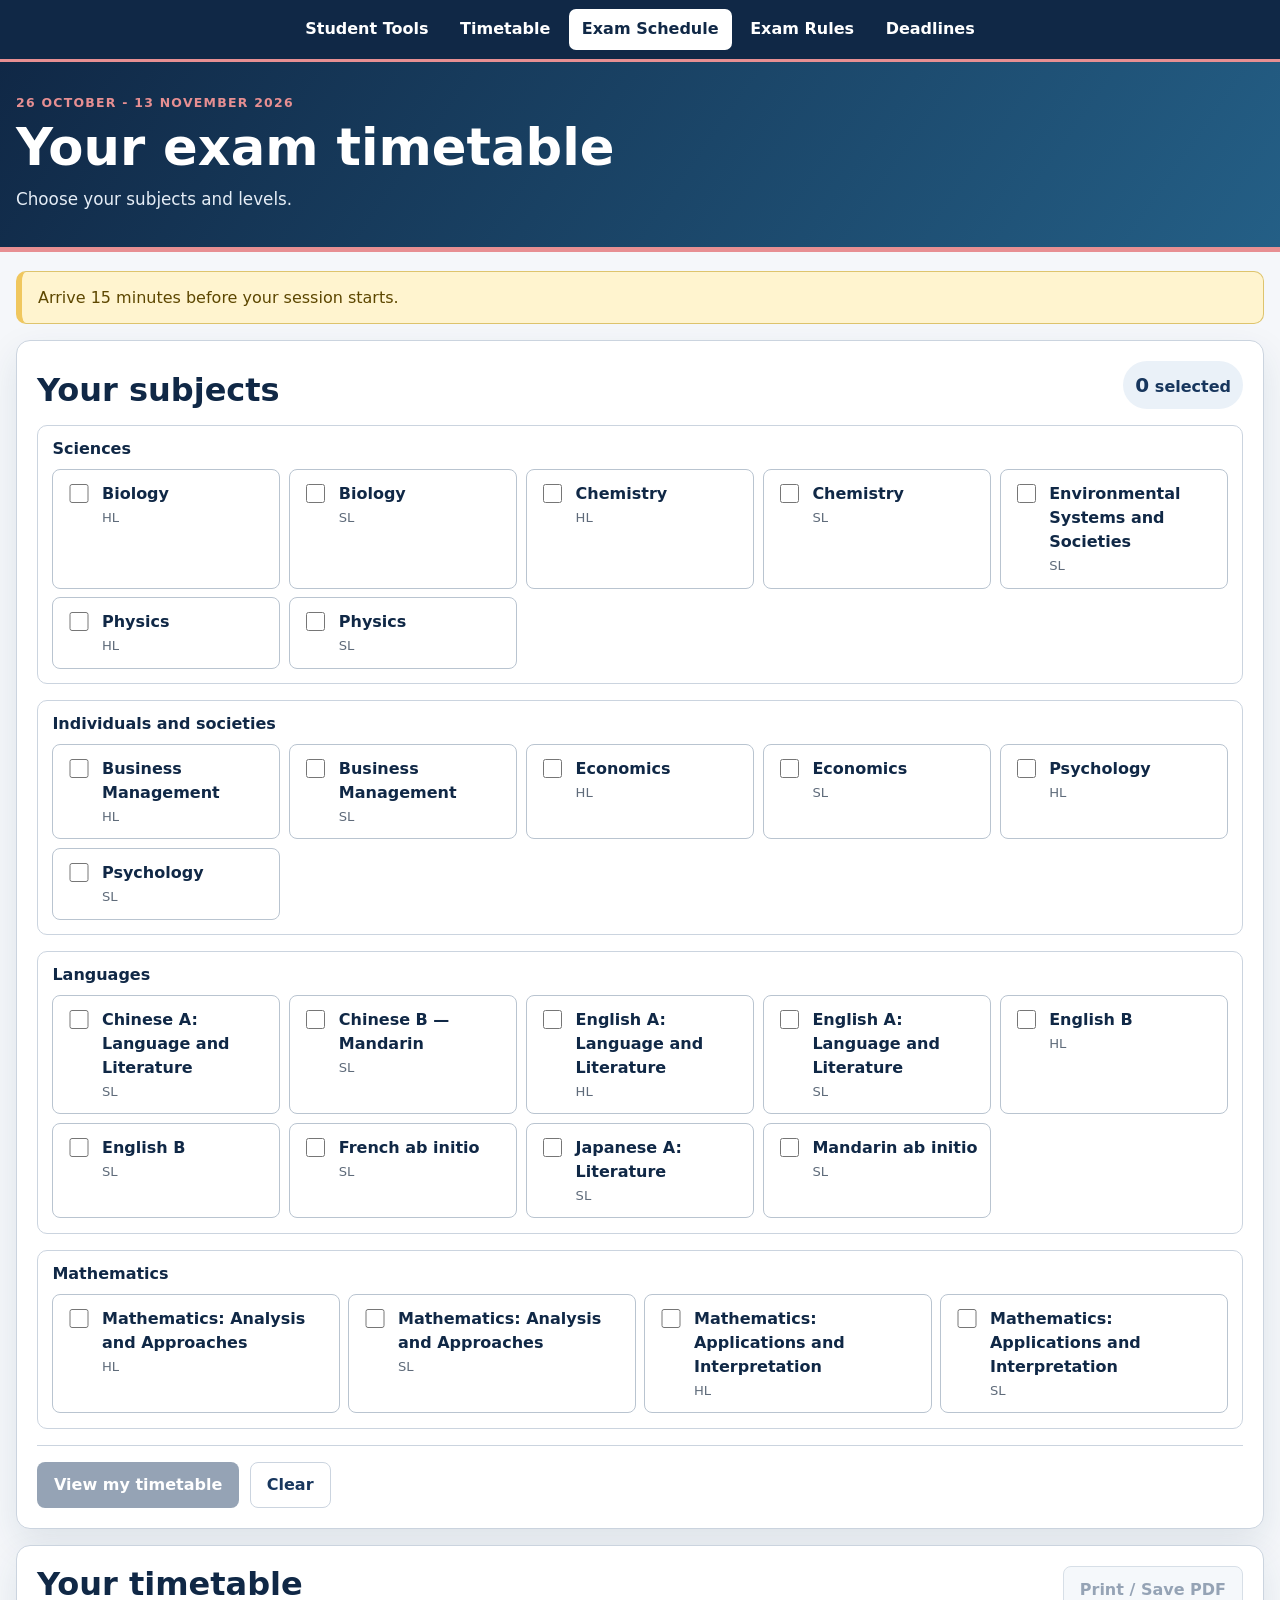
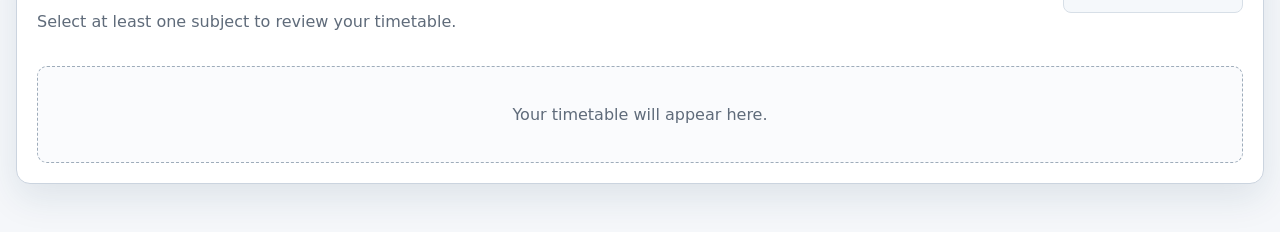
<file: exam-schedule/november-2026/index.html>
<!doctype html>
<html lang="en"><head><meta charset="utf-8"><meta name="viewport" content="width=device-width,initial-scale=1"><title>November 2026 exam timetable</title><link rel="stylesheet" href="../../shared/portal.css"><style>:root {
  --navy: #17365d;
  --navy-deep: #102846;
  --blue: #245f86;
  --coral: #e78f92;
  --gold: #f0c75e;
  --gold-soft: #fff4cf;
  --ink: #202936;
  --muted: #5f6b7a;
  --line: #cbd4df;
  --page: #f5f7fa;
  --surface: #fff;
  --focus: #0a6ed1;
  --danger: #9b2f2f;
  --danger-soft: #fff0f0;
  --shadow: 0 14px 36px rgba(23, 54, 93, .10);
}

* { box-sizing: border-box; }
html { scroll-behavior: smooth; }
body { margin: 0; color: var(--ink); background: var(--page); font: 16px/1.5 system-ui, -apple-system, "Segoe UI", sans-serif; }
.skip-link { position: fixed; z-index: 100; top: .5rem; left: .5rem; padding: .65rem 1rem; color: #fff; background: var(--navy-deep); transform: translateY(-150%); }
.skip-link:focus { transform: translateY(0); }
.hero { color: #fff; background: linear-gradient(125deg, var(--navy-deep), var(--blue)); border-bottom: 5px solid var(--coral); }
.hero-inner, main { width: min(1440px, calc(100% - 2rem)); margin: 0 auto; }
.hero-inner { padding: 2rem 0 2.2rem; }
.hero .portal-return { color: #fff; }
.eyebrow { margin: 0 0 .35rem; color: var(--coral); font-size: .78rem; font-weight: 900; letter-spacing: .1em; text-transform: uppercase; }
h1, h2, h3 { color: var(--navy-deep); line-height: 1.15; }
.hero h1 { max-width: 760px; margin: .3rem 0 .6rem; color: #fff; font-size: clamp(2rem, 5vw, 3.2rem); }
.hero p:last-child { max-width: 680px; margin: 0; color: #e5edf6; font-size: 1.05rem; }
main { padding: 1.2rem 0 3rem; }
.arrival-note { display: flex; gap: .4rem; align-items: baseline; margin-bottom: 1rem; padding: .85rem 1rem; color: #5d4700; background: var(--gold-soft); border: 1px solid #dec46d; border-left: 6px solid var(--gold); border-radius: 10px; }
.builder, .results { padding: 1.25rem; background: var(--surface); border: 1px solid var(--line); border-radius: 14px; box-shadow: var(--shadow); }
.results { margin-top: 1rem; }
.section-heading { display: flex; justify-content: space-between; gap: 1rem; align-items: end; }
.section-heading h2 { margin: 0; font-size: clamp(1.5rem, 3vw, 2rem); }
.selection-summary { min-width: 108px; padding: .55rem .75rem; color: var(--navy); background: #eaf1f8; border-radius: 999px; text-align: center; font-weight: 750; }
.selection-summary strong { font-size: 1.25rem; }
.builder-help, .result-summary { margin: .45rem 0 1rem; color: var(--muted); }
.subject-groups { display: grid; gap: 1rem; }
.subject-group { padding: .9rem; border: 1px solid var(--line); border-radius: 10px; }
.subject-group h3 { margin: 0 0 .65rem; font-size: 1rem; }
.subject-grid { display: grid; grid-template-columns: repeat(auto-fit, minmax(225px, 1fr)); gap: .55rem; }
.subject-choice { position: relative; display: flex; gap: .65rem; align-items: flex-start; min-height: 62px; padding: .75rem; background: #fff; border: 1px solid #b9c4d0; border-radius: 8px; cursor: pointer; }
.subject-choice:hover { border-color: var(--blue); background: #f4f8fc; }
.subject-choice:has(input:checked) { background: #eaf1f8; border-color: var(--blue); box-shadow: inset 4px 0 var(--blue); }
.subject-choice input { width: 1.2rem; height: 1.2rem; flex: 0 0 auto; margin-top: .1rem; accent-color: var(--blue); }
.choice-name { display: block; color: var(--navy-deep); font-weight: 800; }
.choice-level { display: block; margin-top: .1rem; color: var(--muted); font-size: .82rem; }
.builder-actions, .result-actions { display: flex; flex-wrap: wrap; gap: .65rem; }
.builder-actions { margin-top: 1rem; padding-top: 1rem; border-top: 1px solid var(--line); }
.button { display: inline-flex; justify-content: center; align-items: center; min-height: 44px; padding: .65rem 1rem; border: 1px solid transparent; border-radius: 8px; font: inherit; font-weight: 850; text-decoration: none; cursor: pointer; }
.button:focus-visible, input:focus-visible { outline: 3px solid var(--focus); outline-offset: 3px; }
.button-primary { color: #fff; background: var(--navy); }
.button-secondary { color: var(--navy); background: #eaf1f8; border-color: #a8b9cb; }
.button-quiet { color: var(--navy); background: #fff; border-color: var(--line); }
.button:disabled { opacity: .45; cursor: not-allowed; }
.result-heading { align-items: start; }
.conflict-panel { margin-bottom: 1rem; }
.conflict-warning { padding: .8rem 1rem; color: #782222; background: var(--danger-soft); border: 1px solid #dd8e8e; border-left: 6px solid var(--danger); border-radius: 8px; }
.conflict-warning strong { display: block; }
.empty-state { padding: 2.2rem 1rem; color: var(--muted); background: #fafbfd; border: 1px dashed #9eacba; border-radius: 10px; text-align: center; }
.schedule { display: grid; gap: 1.4rem; }
.exam-week { min-width: 0; }
.week-title { margin: 0 0 .55rem; color: var(--navy-deep); font-size: 1.05rem; }
.week-board { display: grid; grid-template-columns: repeat(5, minmax(0, 1fr)); gap: .55rem; align-items: stretch; }
.day-heading { display: flex; justify-content: space-between; gap: .5rem; align-items: baseline; margin: 0; padding: .7rem .75rem; color: #fff; background: var(--blue); border-radius: 9px 9px 0 0; font-size: .9rem; }
.day-heading span { font-weight: 900; letter-spacing: .06em; text-transform: uppercase; }
.day-heading strong { white-space: nowrap; font-size: 1rem; }
.session-row-label { grid-column: 1 / -1; padding: .35rem .65rem; color: #5d4700; background: var(--gold-soft); border: 1px solid #ead58d; border-radius: 6px; font-size: .72rem; font-weight: 900; letter-spacing: .08em; text-transform: uppercase; }
.session-row-label.afternoon { color: var(--navy-deep); background: #eaf1f8; border-color: #c4d3e1; }
.session-cell { min-width: 0; min-height: 164px; padding: .5rem; background: #f8fafc; border: 1px solid var(--line); border-radius: 8px; }
.session-cell.morning { border-top: 3px solid var(--gold); }
.session-cell.afternoon { border-top: 3px solid var(--blue); }
.exam-list { display: grid; gap: .45rem; }
.exam-card { min-width: 0; padding: .65rem; background: #fff; border: 1px solid #bfc9d5; border-left: 4px solid var(--blue); border-radius: 7px; box-shadow: 0 3px 10px rgba(23, 54, 93, .07); }
.exam-card.morning { border-left-color: var(--gold); }
.exam-card-topline { display: flex; justify-content: space-between; gap: .4rem; align-items: center; margin-bottom: .45rem; }
.exam-time { color: var(--navy-deep); font-size: 1.08rem; font-weight: 900; }
.exam-room { flex: 0 0 auto; padding: .12rem .38rem; color: var(--navy-deep); background: #edf2f7; border: 1px solid #d3dce6; border-radius: 999px; font-size: .7rem; font-weight: 900; }
.exam-subject { color: var(--navy-deep); font-size: .84rem; font-weight: 850; line-height: 1.25; }
.exam-subject span { white-space: nowrap; }
.exam-paper { margin-top: .14rem; color: var(--ink); font-size: .78rem; line-height: 1.25; }
.exam-duration { margin-top: .4rem; padding-top: .35rem; color: var(--muted); border-top: 1px solid #e1e6ec; font-size: .75rem; font-weight: 700; }
.no-exam { margin: 0; padding: .45rem .25rem; color: var(--muted); font-size: .76rem; line-height: 1.35; }
.mobile-board { display: none; }
.site-footer { padding: 1.2rem; color: #dfe8f3; background: var(--navy-deep); text-align: center; font-size: .8rem; }

@media (max-width: 720px) {
  .arrival-note, .section-heading { align-items: flex-start; flex-direction: column; }
  .selection-summary { min-width: 0; }
  .desktop-board { display: none; }
  .mobile-board { display: grid; gap: .7rem; }
  .mobile-day { overflow: hidden; background: #fff; border: 1px solid var(--line); border-radius: 10px; }
  .mobile-day .day-heading { border-radius: 0; }
  .mobile-session { padding: .55rem; background: #f8fafc; }
  .mobile-session + .mobile-session { border-top: 1px solid var(--line); }
  .session-label { margin: -.55rem -.55rem .55rem; padding: .35rem .55rem; color: #5d4700; background: var(--gold-soft); font-size: .72rem; font-weight: 900; letter-spacing: .08em; text-transform: uppercase; }
  .session-label.afternoon { color: var(--navy-deep); background: #eaf1f8; }
  .result-actions, .builder-actions { flex-direction: column; }
  .button { width: 100%; }
}

@page { size: A4 portrait; margin: 10mm; }
@media print {
  body { color: #000; background: #fff; font-size: 10pt; print-color-adjust: exact; -webkit-print-color-adjust: exact; }
  .no-print, .builder, .site-footer { display: none !important; }
  main { width: 100%; padding: 0; }
  .arrival-note { margin-bottom: 4mm; box-shadow: none; }
  .results { margin: 0; padding: 0; border: 0; box-shadow: none; }
  .result-heading { margin-bottom: 3mm; }
  .result-heading h2 { font-size: 18pt; }
  .schedule { gap: 5mm; }
  .week-title { margin-bottom: 2mm; }
  .mobile-board { display: none; }
  .desktop-board { display: grid; }
  .week-board { gap: 1.5mm; }
  .day-heading { padding: 2mm; }
  .session-row-label { padding: 1mm 2mm; }
  .session-cell { min-height: 29mm; padding: 1.5mm; }
  .exam-card { padding: 1.5mm; box-shadow: none; }
  .exam-time { font-size: 9pt; }
  .exam-subject, .exam-paper, .exam-duration, .exam-room, .no-exam { font-size: 7pt; }
}

.publication-note{padding:1rem;border:2px solid #b67800;background:#fff4cf;color:#503800;border-radius:10px;margin-bottom:1rem}
.pending-grid{display:grid;grid-template-columns:repeat(auto-fit,minmax(260px,1fr));gap:.75rem}
.exam-card-topline{flex-wrap:wrap}.exam-room{white-space:normal}.exam-week{break-inside:avoid}
.session-details{margin:.5rem 0;padding-left:1.2rem;font-size:.85rem}.timing-list{margin:.7rem 0 0;font-size:.8rem}.timing-list div{display:flex;gap:.5rem;justify-content:space-between}.timing-list dt{font-weight:700}.timing-list dd{margin:0;text-align:right}
.review-note{color:#5f6b7a;font-size:.9rem}.hero{break-after:avoid}
@media print{.hero{display:block!important;color:#000;background:#fff;border:0}.hero h1,.hero p:last-child,.eyebrow{color:#000}.hero-inner{padding:0;width:100%}.hero h1{font-size:18pt}.publication-note{display:block!important}.pending-grid{grid-template-columns:repeat(2,minmax(0,1fr))}.exam-card{break-inside:avoid}.timing-list{font-size:8pt}}
@media(max-width:720px){.pending-grid{grid-template-columns:1fr}.builder,.results{padding:.8rem}}

.skip-link{clip-path:inset(100%);transform:none}.skip-link:focus{clip-path:none}
@media print{
 .skip-link{display:none!important}
 .desktop-board{display:none!important}.mobile-board{display:grid!important;grid-template-columns:repeat(2,minmax(0,1fr));gap:3mm}
 .mobile-day{display:none;break-inside:avoid;border:1px solid #cbd4df;border-radius:2mm;overflow:hidden}
 .mobile-day:has(.exam-card){display:block}.mobile-session{padding:2mm}.mobile-session:not(:has(.exam-card)){display:none}
 .exam-week{break-inside:auto}.exam-week:not(:has(.exam-card)){display:none}
 .day-heading{font-size:9pt}.day-heading strong{font-size:9pt}.session-label{font-size:8pt;padding:1mm 2mm}
 .exam-card-topline{flex-wrap:nowrap}.exam-subject,.exam-paper,.exam-room{font-size:9pt}.session-details{font-size:9pt;padding-left:4mm;margin:2mm 0}.timing-list{font-size:8pt}.review-note{font-size:8pt}
 .hero h1{font-size:17pt}.hero p:last-child{font-size:9pt}.hero-inner{padding:0 0 2mm}.publication-note{font-size:9pt;padding:2mm}.arrival-note{font-size:9pt;padding:2mm}.result-heading h2{font-size:15pt}.result-summary{font-size:9pt}.week-title{font-size:10pt}
}
@media print{.exam-week{break-inside:avoid}.week-title{break-after:avoid}}

.builder .subject-groups{margin-top:1rem}.publication-note{padding:.5rem 1rem}.session-cell{min-height:100px}.exam-paper{margin-top:.4rem}.exam-room{white-space:nowrap}.result-summary:empty{display:none}.no-exam{color:#8b96a3;text-align:center}.week-title{margin-top:.5rem}
@media print{.session-cell{min-height:15mm}.exam-week{break-inside:avoid}.hero h1{font-size:18pt}.arrival-note{margin-bottom:3mm}.publication-note{padding:1mm 2mm}.mobile-session{padding:2mm}.session-label{margin:0 0 2mm}.exam-card{padding:2mm}.exam-subject,.exam-paper{font-size:9pt}.exam-paper{margin-top:1mm}}

@media(max-width:560px){.portal-nav{flex-wrap:wrap}.portal-nav a{flex:1 0 28%;}}</style></head>
<body><nav class="portal-nav no-print" aria-label="Student tools"><a href="../../index.html">Student Tools</a><a href="../../timetable/index.html">Timetable</a><a href="./" aria-current="page">Exam Schedule</a><a href="../../exam-rules/november-2026/">Exam Rules</a><a href="../../deadlines/index.html">Deadlines</a></nav><a class="skip-link" href="#builder">Skip to subject selection</a><header class="hero"><div class="hero-inner"><p class="eyebrow">26 October - 13 November 2026</p><h1>Your exam timetable</h1><p>Choose your subjects and levels.</p></div></header><main>

<aside class="arrival-note">Arrive 15 minutes before your session starts.</aside>
<section class="builder" id="builder" aria-labelledby="builder-title"><div class="section-heading"><h2 id="builder-title">Your subjects</h2><div class="selection-summary" aria-live="polite"><strong id="selection-count">0</strong> selected</div></div><div id="subject-groups" class="subject-groups"></div><div class="builder-actions"><button class="button button-primary" id="view-schedule" disabled>View my timetable</button><button class="button button-quiet" id="clear-selections">Clear</button></div></section>
<section class="results" id="results" aria-labelledby="results-title"><div class="section-heading result-heading"><div><h2 id="results-title">Your timetable</h2><p id="result-summary" class="result-summary" aria-live="polite"></p></div><button class="button button-secondary no-print" id="print-schedule" disabled>Print / Save PDF</button></div><div id="conflict-panel" class="conflict-panel" aria-live="assertive"></div><div id="schedule" class="schedule" aria-live="polite"></div></section>
</main><script src="schedule-data.js"></script><script>(() => {
  'use strict';
  const data = window.NOVEMBER_SCHEDULE;
  const key = 'dpcpNovember2026Subjects';
  const esc = v => String(v).replace(/[&<>"']/g, c => ({'&':'&amp;','<':'&lt;','>':'&gt;','"':'&quot;',"'":'&#39;'}[c]));
  const minute = t => { if (!/^\d{2}:\d{2}$/.test(t || '')) return null; const [h,m]=t.split(':').map(Number); return h<24&&m<60 ? h*60+m : null; };
  const time = n => `${String(Math.floor(n/60)).padStart(2,'0')}:${String(n%60).padStart(2,'0')}`;
  const dateLabel = d => new Intl.DateTimeFormat('en-GB',{weekday:'long',day:'numeric',month:'long',year:'numeric',timeZone:'UTC'}).format(new Date(d+'T12:00:00Z'));
  const selected = new Set();
  try { const saved=JSON.parse(localStorage.getItem(key)||'[]'); if(Array.isArray(saved)) saved.forEach(id=>{if(data.courses.some(c=>c.id===id))selected.add(id);}); } catch (_) {}
  // Old mock selections use a separate key and are never overwritten.
  function normalizeLevels(){for(const c of data.courses){if(selected.has(c.id))for(const other of data.courses){if(other.name===c.name&&other.id!==c.id)selected.delete(other.id);}}}
  normalizeLevels();
  const root = document.querySelector('#subject-groups');
  const schedule = document.querySelector('#schedule');
  function choices(){root.innerHTML=[...new Set(data.courses.map(c=>c.group))].map(group=>`<section class="subject-group"><h3>${esc(group)}</h3><div class="subject-grid">${data.courses.filter(c=>c.group===group).map(c=>`<label class="subject-choice"><input type="checkbox" value="${esc(c.id)}" ${selected.has(c.id)?'checked':''}><span><span class="choice-name">${esc(c.name)}</span><span class="choice-level">${esc(c.level)}</span></span></label>`).join('')}</div></section>`).join('');}
  function validate(){
    const ids=new Set();
    for(const c of data.courses){if(ids.has(c.id))throw Error('Duplicate course');ids.add(c.id);}
    const sittingIds=new Set();const pairs=new Set();
    for(const s of data.sittings){
      if(sittingIds.has(s.id))throw Error('Duplicate sitting');sittingIds.add(s.id);
      if(!ids.has(s.courseId)||!/^\d{4}-\d{2}-\d{2}$/.test(s.date)||!['AM','PM'].includes(s.session)||minute(s.scheduledStart)===null||!Array.isArray(s.papers)||!s.papers.length)throw Error('Unverified or incomplete sitting');
      const pair=[s.courseId,s.date,s.session].join('|');if(pairs.has(pair))throw Error('Consecutive papers must share one sitting');pairs.add(pair);
      if(s.papers.some(p=>!p.name||!Number.isFinite(p.writingMinutes)||p.writingMinutes<=0))throw Error('Invalid paper');
      if(s.timingVerified){
        if(!s.timingSource||!Array.isArray(s.segments)||!s.segments.length||s.segments.some(p=>!p.label||!Number.isFinite(p.minutes)||p.minutes<0))throw Error('Unverified timing');
        const writing=s.segments.filter(p=>p.kind==='writing').reduce((n,p)=>n+p.minutes,0);
        if(writing!==s.papers.reduce((n,p)=>n+p.writingMinutes,0))throw Error('Writing segments mismatch');
        if(!s.breakRequirementVerified)throw Error('Required break check pending');
        const total=s.segments.reduce((n,p)=>n+p.minutes,0);
        if(minute(s.scheduledStart)+total>1439)throw Error('Sitting crosses midnight');
      }
      if(s.releaseVerified&&(!s.timingVerified||!s.releaseSource||minute(s.release)===null||minute(s.release)<minute(s.scheduledStart)+Math.max(120,s.segments.reduce((n,p)=>n+p.minutes,0))))throw Error('Invalid release');
    }
    return true;
  }
  function block(s){return s.timingVerified?s.segments.reduce((n,p)=>n+p.minutes,0):null;}
  function clock(t){const [h,m]=t.split(':').map(Number);return (h%12||12)+':'+String(m).padStart(2,'0')+' '+(h>=12?'PM':'AM');}
  function duration(n){const h=Math.floor(n/60),m=n%60;return h?h+'h'+(m?String(m).padStart(2,'0'):''):m+' min';}
  function card(c,s){
    return '<article class="exam-card"><div class="exam-card-topline"><strong class="exam-time">'+esc(s?clock(s.scheduledStart):'Time TBC')+'</strong><span class="exam-room">'+esc(s?.location||data.defaultLocation)+'</span></div><div class="exam-subject">'+esc(c.name)+' '+esc(c.level)+'</div><div class="exam-paper">'+(s?s.papers.map(p=>'<div>'+esc(p.name)+' &middot; '+duration(p.writingMinutes)+(s.location==='See paper venues'?' &middot; '+esc(p.location):'')+'</div>').join(''):'Papers TBC')+'</div></article>';
  }
  function render(){
    try {localStorage.setItem(key,JSON.stringify([...selected]));}catch(_){}
    document.querySelector('#selection-count').textContent=selected.size;
    ['#view-schedule','#print-schedule'].forEach(id=>document.querySelector(id).disabled=!selected.size);
    const courses=data.courses.filter(c=>selected.has(c.id));
    if(!courses.length){document.querySelector('#result-summary').textContent='Select at least one subject to review your timetable.';schedule.innerHTML='<div class="empty-state">Your timetable will appear here.</div>';return;}
    const sittings=data.sittings.filter(s=>selected.has(s.courseId));
    const pending=courses.filter(c=>!sittings.some(s=>s.courseId===c.id));
    document.querySelector('#result-summary').textContent='';
    const dates=[...new Set(sittings.map(s=>s.date))].sort();
    const allDates=[...new Set(data.sittings.map(s=>s.date))].sort();
    const weeks=[allDates.slice(0,5),allDates.slice(5,10),allDates.slice(10,15)];
    const cards=(date,session)=>sittings.filter(s=>s.date===date&&s.session===session).map(s=>card(data.courses.find(c=>c.id===s.courseId),s)).join('')||'<p class="no-exam">-</p>';
    const heading=date=>'<span>'+new Intl.DateTimeFormat('en-GB',{weekday:'short',timeZone:'UTC'}).format(new Date(date+'T12:00:00Z'))+'</span><strong>'+new Intl.DateTimeFormat('en-GB',{day:'numeric',month:'short',timeZone:'UTC'}).format(new Date(date+'T12:00:00Z'))+'</strong>';
    schedule.innerHTML=weeks.filter(w=>w.length).map((week,i)=>'<section class="exam-week"><h3 class="week-title">Week '+(i+1)+'</h3><div class="week-board desktop-board">'+week.map(d=>'<h4 class="day-heading">'+heading(d)+'</h4>').join('')+['AM','PM'].map(session=>'<div class="session-row-label '+(session==='AM'?'morning':'afternoon')+'">'+(session==='AM'?'Morning':'Afternoon')+'</div>'+week.map(d=>'<section class="session-cell">'+cards(d,session)+'</section>').join('')).join('')+'</div><div class="mobile-board">'+week.map(d=>'<section class="mobile-day"><h4 class="day-heading">'+heading(d)+'</h4>'+['AM','PM'].map(session=>'<div class="mobile-session"><h5 class="session-label">'+(session==='AM'?'Morning':'Afternoon')+'</h5>'+cards(d,session)+'</div>').join('')+'</section>').join('')+'</div></section>').join('')+(pending.length?'<section><h3>Schedule pending</h3><div class="pending-grid">'+pending.map(c=>card(c,null)).join('')+'</div></section>':'');

    const clashes=[];
    for(let i=0;i<sittings.length;i++)for(let j=i+1;j<sittings.length;j++){const a=sittings[i],b=sittings[j];if(a.date!==b.date||!a.releaseVerified||!b.releaseVerified)continue;if(minute(a.scheduledStart)-15<minute(b.release)&&minute(b.scheduledStart)-15<minute(a.release))clashes.push(`${a.date}: ${a.courseId} and ${b.courseId}`);}
    document.querySelector('#conflict-panel').innerHTML=clashes.length?`<div class="conflict-warning"><strong>Possible supervised-session clash — ask the coordinator</strong>${clashes.map(esc).join('<br>')}</div>`:'';
  }
  root.addEventListener('change',e=>{const input=e.target.closest('input');if(!input)return;const course=data.courses.find(c=>c.id===input.value);if(input.checked){data.courses.filter(c=>c.name===course.name).forEach(c=>selected.delete(c.id));selected.add(course.id);}else selected.delete(course.id);choices();render();});
  document.querySelector('#clear-selections').addEventListener('click',()=>{selected.clear();choices();render();});
  document.querySelector('#view-schedule').addEventListener('click',()=>document.querySelector('#results').scrollIntoView({behavior:matchMedia('(prefers-reduced-motion: reduce)').matches?'auto':'smooth'}));
  document.querySelector('#print-schedule').addEventListener('click',()=>window.print());
  window.examSchedule={validate,block,card};
  try{validate();choices();render();}catch(error){document.querySelector('#result-summary').textContent='Schedule data validation failed. Review required.';schedule.textContent=error.message;}
})();


</script></body></html>
</file>
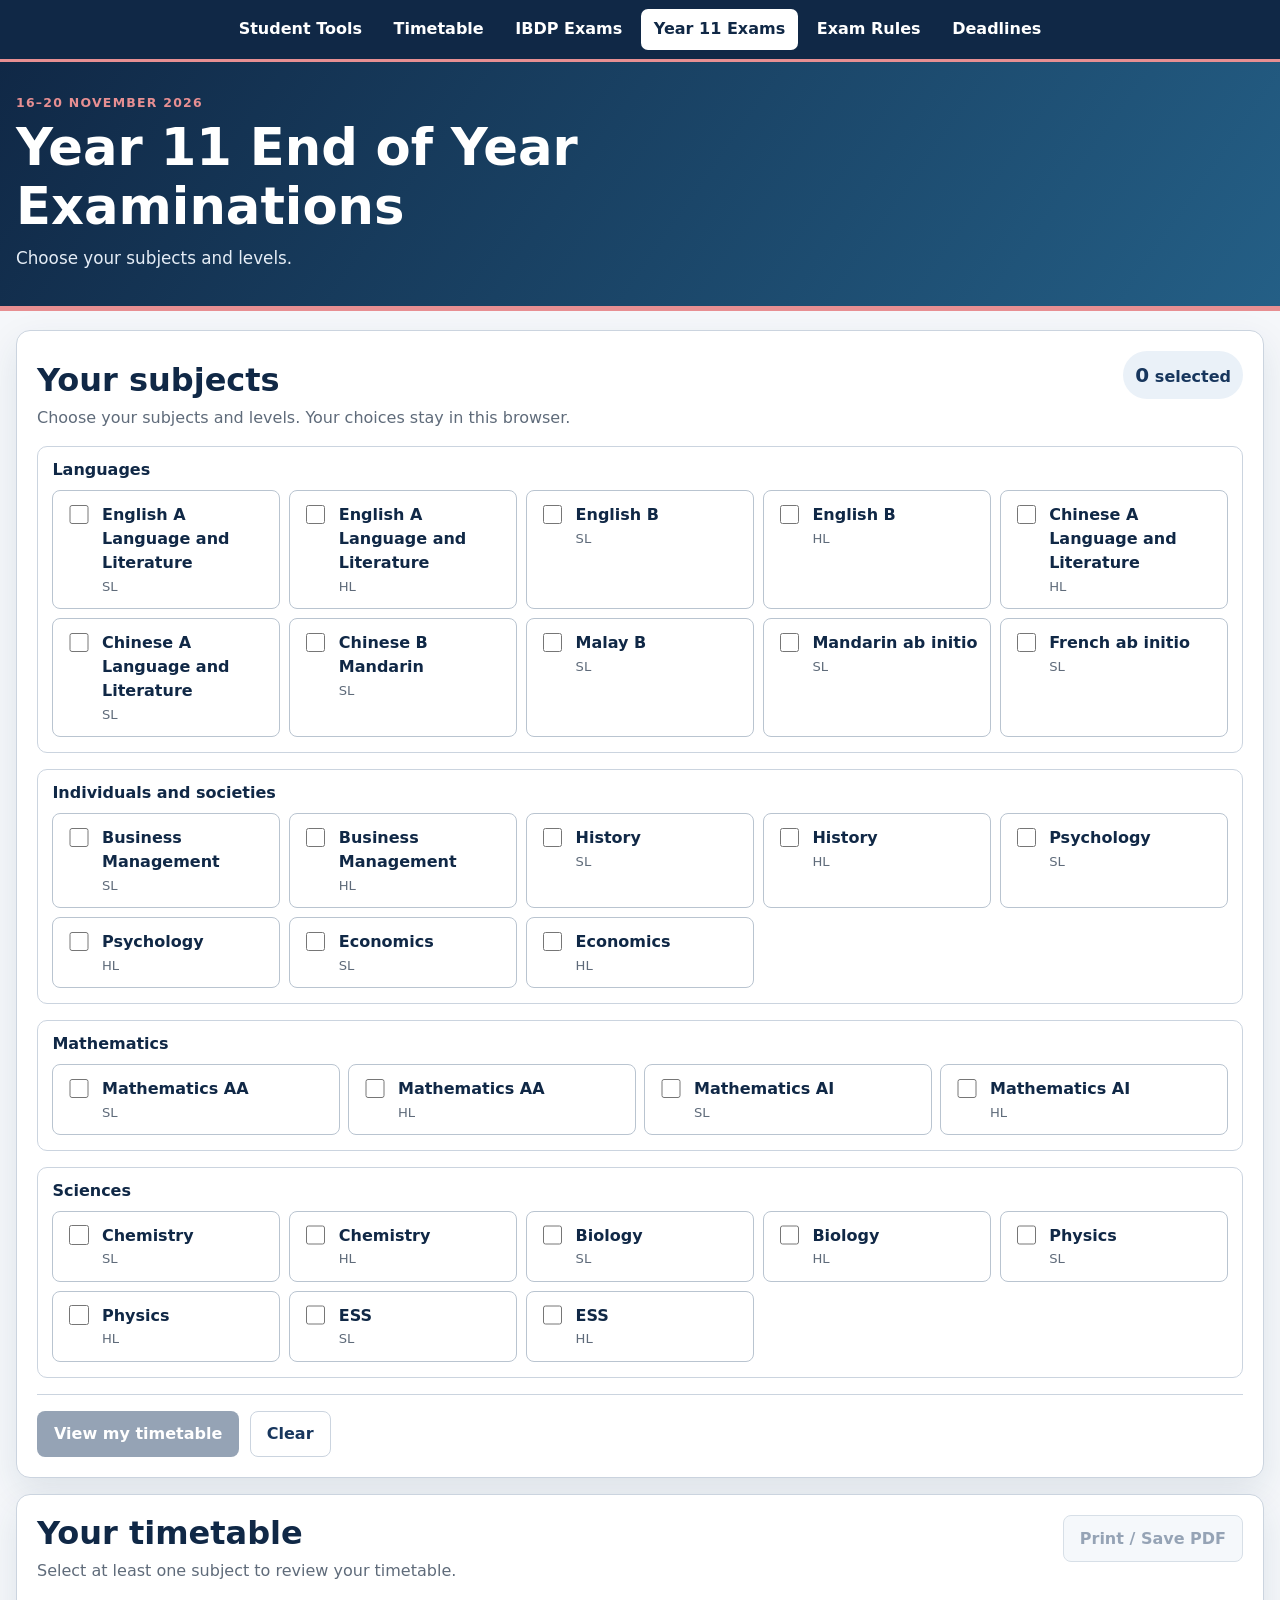
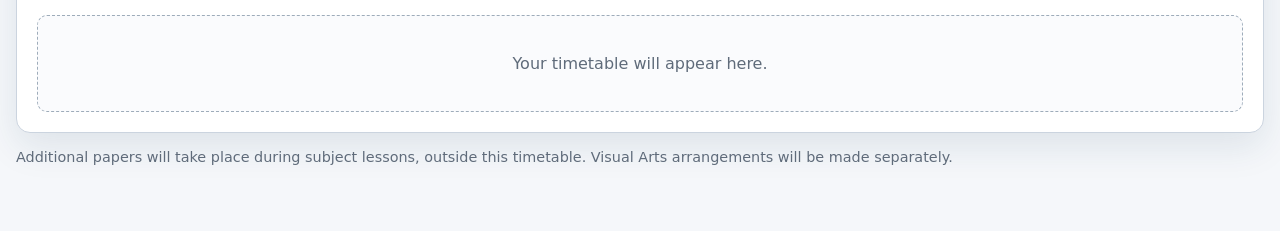
<file: exam-schedule/year-11-november-2026/index.html>
<!doctype html>
<html lang="en"><head><meta charset="utf-8"><meta name="viewport" content="width=device-width,initial-scale=1"><title>Year 11 End of Year Examinations | November 2026</title><style>:root {
  --navy: #17365d;
  --navy-deep: #102846;
  --blue: #245f86;
  --coral: #e78f92;
  --gold: #f0c75e;
  --gold-soft: #fff4cf;
  --ink: #202936;
  --muted: #5f6b7a;
  --line: #cbd4df;
  --page: #f5f7fa;
  --surface: #fff;
  --focus: #0a6ed1;
  --danger: #9b2f2f;
  --danger-soft: #fff0f0;
  --shadow: 0 14px 36px rgba(23, 54, 93, .10);
}

* { box-sizing: border-box; }
html { scroll-behavior: smooth; }
body { margin: 0; color: var(--ink); background: var(--page); font: 16px/1.5 system-ui, -apple-system, "Segoe UI", sans-serif; }
.skip-link { position: fixed; z-index: 100; top: .5rem; left: .5rem; padding: .65rem 1rem; color: #fff; background: var(--navy-deep); transform: translateY(-150%); }
.skip-link:focus { transform: translateY(0); }
.hero { color: #fff; background: linear-gradient(125deg, var(--navy-deep), var(--blue)); border-bottom: 5px solid var(--coral); }
.hero-inner, main { width: min(1440px, calc(100% - 2rem)); margin: 0 auto; }
.hero-inner { padding: 2rem 0 2.2rem; }
.hero .portal-return { color: #fff; }
.eyebrow { margin: 0 0 .35rem; color: var(--coral); font-size: .78rem; font-weight: 900; letter-spacing: .1em; text-transform: uppercase; }
h1, h2, h3 { color: var(--navy-deep); line-height: 1.15; }
.hero h1 { max-width: 760px; margin: .3rem 0 .6rem; color: #fff; font-size: clamp(2rem, 5vw, 3.2rem); }
.hero p:last-child { max-width: 680px; margin: 0; color: #e5edf6; font-size: 1.05rem; }
main { padding: 1.2rem 0 3rem; }
.arrival-note { display: flex; gap: .4rem; align-items: baseline; margin-bottom: 1rem; padding: .85rem 1rem; color: #5d4700; background: var(--gold-soft); border: 1px solid #dec46d; border-left: 6px solid var(--gold); border-radius: 10px; }
.builder, .results { padding: 1.25rem; background: var(--surface); border: 1px solid var(--line); border-radius: 14px; box-shadow: var(--shadow); }
.results { margin-top: 1rem; }
.section-heading { display: flex; justify-content: space-between; gap: 1rem; align-items: end; }
.section-heading h2 { margin: 0; font-size: clamp(1.5rem, 3vw, 2rem); }
.selection-summary { min-width: 108px; padding: .55rem .75rem; color: var(--navy); background: #eaf1f8; border-radius: 999px; text-align: center; font-weight: 750; }
.selection-summary strong { font-size: 1.25rem; }
.builder-help, .result-summary { margin: .45rem 0 1rem; color: var(--muted); }
.subject-groups { display: grid; gap: 1rem; }
.subject-group { padding: .9rem; border: 1px solid var(--line); border-radius: 10px; }
.subject-group h3 { margin: 0 0 .65rem; font-size: 1rem; }
.subject-grid { display: grid; grid-template-columns: repeat(auto-fit, minmax(225px, 1fr)); gap: .55rem; }
.subject-choice { position: relative; display: flex; gap: .65rem; align-items: flex-start; min-height: 62px; padding: .75rem; background: #fff; border: 1px solid #b9c4d0; border-radius: 8px; cursor: pointer; }
.subject-choice:hover { border-color: var(--blue); background: #f4f8fc; }
.subject-choice:has(input:checked) { background: #eaf1f8; border-color: var(--blue); box-shadow: inset 4px 0 var(--blue); }
.subject-choice input { width: 1.2rem; height: 1.2rem; flex: 0 0 auto; margin-top: .1rem; accent-color: var(--blue); }
.choice-name { display: block; color: var(--navy-deep); font-weight: 800; }
.choice-level { display: block; margin-top: .1rem; color: var(--muted); font-size: .82rem; }
.builder-actions, .result-actions { display: flex; flex-wrap: wrap; gap: .65rem; }
.builder-actions { margin-top: 1rem; padding-top: 1rem; border-top: 1px solid var(--line); }
.button { display: inline-flex; justify-content: center; align-items: center; min-height: 44px; padding: .65rem 1rem; border: 1px solid transparent; border-radius: 8px; font: inherit; font-weight: 850; text-decoration: none; cursor: pointer; }
.button:focus-visible, input:focus-visible { outline: 3px solid var(--focus); outline-offset: 3px; }
.button-primary { color: #fff; background: var(--navy); }
.button-secondary { color: var(--navy); background: #eaf1f8; border-color: #a8b9cb; }
.button-quiet { color: var(--navy); background: #fff; border-color: var(--line); }
.button:disabled { opacity: .45; cursor: not-allowed; }
.result-heading { align-items: start; }
.conflict-panel { margin-bottom: 1rem; }
.conflict-warning { padding: .8rem 1rem; color: #782222; background: var(--danger-soft); border: 1px solid #dd8e8e; border-left: 6px solid var(--danger); border-radius: 8px; }
.conflict-warning strong { display: block; }
.empty-state { padding: 2.2rem 1rem; color: var(--muted); background: #fafbfd; border: 1px dashed #9eacba; border-radius: 10px; text-align: center; }
.schedule { display: grid; gap: 1.4rem; }
.exam-week { min-width: 0; }
.week-title { margin: 0 0 .55rem; color: var(--navy-deep); font-size: 1.05rem; }
.week-board { display: grid; grid-template-columns: repeat(5, minmax(0, 1fr)); gap: .55rem; align-items: stretch; }
.day-heading { display: flex; justify-content: space-between; gap: .5rem; align-items: baseline; margin: 0; padding: .7rem .75rem; color: #fff; background: var(--blue); border-radius: 9px 9px 0 0; font-size: .9rem; }
.day-heading span { font-weight: 900; letter-spacing: .06em; text-transform: uppercase; }
.day-heading strong { white-space: nowrap; font-size: 1rem; }
.session-row-label { grid-column: 1 / -1; padding: .35rem .65rem; color: #5d4700; background: var(--gold-soft); border: 1px solid #ead58d; border-radius: 6px; font-size: .72rem; font-weight: 900; letter-spacing: .08em; text-transform: uppercase; }
.session-row-label.afternoon { color: var(--navy-deep); background: #eaf1f8; border-color: #c4d3e1; }
.session-cell { min-width: 0; min-height: 164px; padding: .5rem; background: #f8fafc; border: 1px solid var(--line); border-radius: 8px; }
.session-cell.morning { border-top: 3px solid var(--gold); }
.session-cell.afternoon { border-top: 3px solid var(--blue); }
.exam-list { display: grid; gap: .45rem; }
.exam-card { min-width: 0; padding: .65rem; background: #fff; border: 1px solid #bfc9d5; border-left: 4px solid var(--blue); border-radius: 7px; box-shadow: 0 3px 10px rgba(23, 54, 93, .07); }
.exam-card.morning { border-left-color: var(--gold); }
.exam-card-topline { display: flex; justify-content: space-between; gap: .4rem; align-items: center; margin-bottom: .45rem; }
.exam-time { color: var(--navy-deep); font-size: 1.08rem; font-weight: 900; }
.exam-room { flex: 0 0 auto; padding: .12rem .38rem; color: var(--navy-deep); background: #edf2f7; border: 1px solid #d3dce6; border-radius: 999px; font-size: .7rem; font-weight: 900; }
.exam-subject { color: var(--navy-deep); font-size: .84rem; font-weight: 850; line-height: 1.25; }
.exam-subject span { white-space: nowrap; }
.exam-paper { margin-top: .14rem; color: var(--ink); font-size: .78rem; line-height: 1.25; }
.exam-duration { margin-top: .4rem; padding-top: .35rem; color: var(--muted); border-top: 1px solid #e1e6ec; font-size: .75rem; font-weight: 700; }
.no-exam { margin: 0; padding: .45rem .25rem; color: var(--muted); font-size: .76rem; line-height: 1.35; }
.mobile-board { display: none; }
.site-footer { padding: 1.2rem; color: #dfe8f3; background: var(--navy-deep); text-align: center; font-size: .8rem; }

@media (max-width: 720px) {
  .arrival-note, .section-heading { align-items: flex-start; flex-direction: column; }
  .selection-summary { min-width: 0; }
  .desktop-board { display: none; }
  .mobile-board { display: grid; gap: .7rem; }
  .mobile-day { overflow: hidden; background: #fff; border: 1px solid var(--line); border-radius: 10px; }
  .mobile-day .day-heading { border-radius: 0; }
  .mobile-session { padding: .55rem; background: #f8fafc; }
  .mobile-session + .mobile-session { border-top: 1px solid var(--line); }
  .session-label { margin: -.55rem -.55rem .55rem; padding: .35rem .55rem; color: #5d4700; background: var(--gold-soft); font-size: .72rem; font-weight: 900; letter-spacing: .08em; text-transform: uppercase; }
  .session-label.afternoon { color: var(--navy-deep); background: #eaf1f8; }
  .result-actions, .builder-actions { flex-direction: column; }
  .button { width: 100%; }
}

@page { size: A4 portrait; margin: 10mm; }
@media print {
  body { color: #000; background: #fff; font-size: 10pt; print-color-adjust: exact; -webkit-print-color-adjust: exact; }
  .no-print, .builder, .site-footer { display: none !important; }
  main { width: 100%; padding: 0; }
  .arrival-note { margin-bottom: 4mm; box-shadow: none; }
  .results { margin: 0; padding: 0; border: 0; box-shadow: none; }
  .result-heading { margin-bottom: 3mm; }
  .result-heading h2 { font-size: 18pt; }
  .schedule { gap: 5mm; }
  .week-title { margin-bottom: 2mm; }
  .mobile-board { display: none; }
  .desktop-board { display: grid; }
  .week-board { gap: 1.5mm; }
  .day-heading { padding: 2mm; }
  .session-row-label { padding: 1mm 2mm; }
  .session-cell { min-height: 29mm; padding: 1.5mm; }
  .exam-card { padding: 1.5mm; box-shadow: none; }
  .exam-time { font-size: 9pt; }
  .exam-subject, .exam-paper, .exam-duration, .exam-room, .no-exam { font-size: 7pt; }
}

.publication-note{padding:1rem;border:2px solid #b67800;background:#fff4cf;color:#503800;border-radius:10px;margin-bottom:1rem}
.pending-grid{display:grid;grid-template-columns:repeat(auto-fit,minmax(260px,1fr));gap:.75rem}
.exam-card-topline{flex-wrap:wrap}.exam-room{white-space:normal}.exam-week{break-inside:avoid}
.session-details{margin:.5rem 0;padding-left:1.2rem;font-size:.85rem}.timing-list{margin:.7rem 0 0;font-size:.8rem}.timing-list div{display:flex;gap:.5rem;justify-content:space-between}.timing-list dt{font-weight:700}.timing-list dd{margin:0;text-align:right}
.review-note{color:#5f6b7a;font-size:.9rem}.hero{break-after:avoid}
@media print{.hero{display:block!important;color:#000;background:#fff;border:0}.hero h1,.hero p:last-child,.eyebrow{color:#000}.hero-inner{padding:0;width:100%}.hero h1{font-size:18pt}.publication-note{display:block!important}.pending-grid{grid-template-columns:repeat(2,minmax(0,1fr))}.exam-card{break-inside:avoid}.timing-list{font-size:8pt}}
@media(max-width:720px){.pending-grid{grid-template-columns:1fr}.builder,.results{padding:.8rem}}

.skip-link{clip-path:inset(100%);transform:none}.skip-link:focus{clip-path:none}
@media print{
 .skip-link{display:none!important}
 .desktop-board{display:none!important}.mobile-board{display:grid!important;grid-template-columns:repeat(2,minmax(0,1fr));gap:3mm}
 .mobile-day{display:none;break-inside:avoid;border:1px solid #cbd4df;border-radius:2mm;overflow:hidden}
 .mobile-day:has(.exam-card){display:block}.mobile-session{padding:2mm}.mobile-session:not(:has(.exam-card)){display:none}
 .exam-week{break-inside:auto}.exam-week:not(:has(.exam-card)){display:none}
 .day-heading{font-size:9pt}.day-heading strong{font-size:9pt}.session-label{font-size:8pt;padding:1mm 2mm}
 .exam-card-topline{flex-wrap:nowrap}.exam-subject,.exam-paper,.exam-room{font-size:9pt}.session-details{font-size:9pt;padding-left:4mm;margin:2mm 0}.timing-list{font-size:8pt}.review-note{font-size:8pt}
 .hero h1{font-size:17pt}.hero p:last-child{font-size:9pt}.hero-inner{padding:0 0 2mm}.publication-note{font-size:9pt;padding:2mm}.arrival-note{font-size:9pt;padding:2mm}.result-heading h2{font-size:15pt}.result-summary{font-size:9pt}.week-title{font-size:10pt}
}
@media print{.exam-week{break-inside:avoid}.week-title{break-after:avoid}}

.builder .subject-groups{margin-top:1rem}.publication-note{padding:.5rem 1rem}.session-cell{min-height:100px}.exam-paper{margin-top:.4rem}.exam-room{white-space:nowrap}.result-summary:empty{display:none}.no-exam{color:#8b96a3;text-align:center}.week-title{margin-top:.5rem}
@media print{.session-cell{min-height:15mm}.exam-week{break-inside:avoid}.hero h1{font-size:18pt}.arrival-note{margin-bottom:3mm}.publication-note{padding:1mm 2mm}.mobile-session{padding:2mm}.session-label{margin:0 0 2mm}.exam-card{padding:2mm}.exam-subject,.exam-paper{font-size:9pt}.exam-paper{margin-top:1mm}}

@media(max-width:560px){.portal-nav{flex-wrap:wrap}.portal-nav a{flex:1 0 28%;}}.subject-grid{grid-template-columns:repeat(auto-fit,minmax(min(225px,100%),1fr))}.exam-duration{margin-bottom:0}.exam-card{margin-bottom:.4rem}.session-cell.morning{border-top:3px solid var(--gold)}@media print{.exam-week{break-inside:auto}.mobile-day{break-inside:avoid}.hero{display:block!important}.review-note{display:block}}@media(prefers-reduced-motion:reduce){html{scroll-behavior:auto}}</style><link rel="stylesheet" href="../../shared/portal.css"></head>
<body><a class="skip-link" href="#builder">Skip to subject selection</a><nav class="portal-nav no-print" aria-label="Student tools"><a href="../../">Student Tools</a><a href="../../timetable/index.html">Timetable</a><a href="../november-2026/">IBDP Exams</a><a href="./" aria-current="page">Year 11 Exams</a><a href="../../exam-rules/november-2026/">Exam Rules</a><a href="../../deadlines/index.html">Deadlines</a></nav><header class="hero"><div class="hero-inner"><p class="eyebrow">16–20 November 2026</p><h1>Year 11 End of Year Examinations</h1><p>Choose your subjects and levels.</p></div></header><main>


<section class="builder" id="builder" aria-labelledby="builder-title"><div class="section-heading"><h2 id="builder-title">Your subjects</h2><div class="selection-summary" aria-live="polite"><strong id="selection-count">0</strong> selected</div></div><p class="builder-help">Choose your subjects and levels. Your choices stay in this browser.</p><div id="subject-groups" class="subject-groups"></div><div class="builder-actions"><button class="button button-primary" id="view-schedule" disabled>View my timetable</button><button class="button button-quiet" id="clear-selections">Clear</button></div></section>
<section class="results" id="results" aria-labelledby="results-title"><div class="section-heading result-heading"><div><h2 id="results-title">Your timetable</h2><p id="result-summary" class="result-summary" aria-live="polite"></p></div><button class="button button-secondary no-print" id="print-schedule" disabled>Print / Save PDF</button></div><div id="conflict-panel" class="conflict-panel" aria-live="assertive"></div><div id="schedule" class="schedule" aria-live="polite"></div></section>
<p class="review-note">Additional papers will take place during subject lessons, outside this timetable. Visual Arts arrangements will be made separately.</p></main><script>window.YEAR11_SCHEDULE={"courses": [{"id": "c0", "name": "English A Language and Literature", "level": "SL", "group": "Languages"}, {"id": "c1", "name": "English A Language and Literature", "level": "HL", "group": "Languages"}, {"id": "c2", "name": "English B", "level": "SL", "group": "Languages"}, {"id": "c3", "name": "English B", "level": "HL", "group": "Languages"}, {"id": "c4", "name": "Business Management", "level": "SL", "group": "Individuals and societies"}, {"id": "c5", "name": "Business Management", "level": "HL", "group": "Individuals and societies"}, {"id": "c6", "name": "History", "level": "SL", "group": "Individuals and societies"}, {"id": "c7", "name": "History", "level": "HL", "group": "Individuals and societies"}, {"id": "c8", "name": "Psychology", "level": "SL", "group": "Individuals and societies"}, {"id": "c9", "name": "Psychology", "level": "HL", "group": "Individuals and societies"}, {"id": "c10", "name": "Mathematics AA", "level": "SL", "group": "Mathematics"}, {"id": "c11", "name": "Mathematics AA", "level": "HL", "group": "Mathematics"}, {"id": "c12", "name": "Mathematics AI", "level": "SL", "group": "Mathematics"}, {"id": "c13", "name": "Mathematics AI", "level": "HL", "group": "Mathematics"}, {"id": "c14", "name": "Chinese A Language and Literature", "level": "HL", "group": "Languages"}, {"id": "c15", "name": "Chinese A Language and Literature", "level": "SL", "group": "Languages"}, {"id": "c16", "name": "Chinese B Mandarin", "level": "SL", "group": "Languages"}, {"id": "c17", "name": "Malay B", "level": "SL", "group": "Languages"}, {"id": "c18", "name": "Mandarin ab initio", "level": "SL", "group": "Languages"}, {"id": "c19", "name": "French ab initio", "level": "SL", "group": "Languages"}, {"id": "c20", "name": "Economics", "level": "SL", "group": "Individuals and societies"}, {"id": "c21", "name": "Economics", "level": "HL", "group": "Individuals and societies"}, {"id": "c22", "name": "Chemistry", "level": "SL", "group": "Sciences"}, {"id": "c23", "name": "Chemistry", "level": "HL", "group": "Sciences"}, {"id": "c24", "name": "Biology", "level": "SL", "group": "Sciences"}, {"id": "c25", "name": "Biology", "level": "HL", "group": "Sciences"}, {"id": "c26", "name": "Physics", "level": "SL", "group": "Sciences"}, {"id": "c27", "name": "Physics", "level": "HL", "group": "Sciences"}, {"id": "c28", "name": "ESS", "level": "SL", "group": "Sciences"}, {"id": "c29", "name": "ESS", "level": "HL", "group": "Sciences"}], "sittings": [{"id": "s0", "courseId": "c0", "date": "2026-11-16", "session": "AM", "scheduledStart": "08:00", "papers": [{"name": "Paper 2", "writingMinutes": 90}], "note": ""}, {"id": "s1", "courseId": "c1", "date": "2026-11-16", "session": "AM", "scheduledStart": "08:00", "papers": [{"name": "Paper 2", "writingMinutes": 90}], "note": ""}, {"id": "s2", "courseId": "c2", "date": "2026-11-16", "session": "AM", "scheduledStart": "08:00", "papers": [{"name": "Paper 2 Listening", "writingMinutes": 45}], "note": ""}, {"id": "s3", "courseId": "c3", "date": "2026-11-16", "session": "AM", "scheduledStart": "08:00", "papers": [{"name": "Paper 2 Listening", "writingMinutes": 60}], "note": ""}, {"id": "s4", "courseId": "c4", "date": "2026-11-16", "session": "PM", "scheduledStart": "13:00", "papers": [{"name": "Paper 1", "writingMinutes": 90}], "note": ""}, {"id": "s5", "courseId": "c5", "date": "2026-11-16", "session": "PM", "scheduledStart": "13:00", "papers": [{"name": "Paper 1", "writingMinutes": 90}], "note": ""}, {"id": "s6", "courseId": "c6", "date": "2026-11-16", "session": "PM", "scheduledStart": "13:00", "papers": [{"name": "Paper 1", "writingMinutes": 60}], "note": ""}, {"id": "s7", "courseId": "c7", "date": "2026-11-16", "session": "PM", "scheduledStart": "13:00", "papers": [{"name": "Paper 1", "writingMinutes": 60}], "note": ""}, {"id": "s8", "courseId": "c8", "date": "2026-11-16", "session": "PM", "scheduledStart": "13:00", "papers": [{"name": "Paper 1", "writingMinutes": 90}], "note": ""}, {"id": "s9", "courseId": "c9", "date": "2026-11-16", "session": "PM", "scheduledStart": "13:00", "papers": [{"name": "Paper 1", "writingMinutes": 90}], "note": ""}, {"id": "s10", "courseId": "c10", "date": "2026-11-17", "session": "AM", "scheduledStart": "08:00", "papers": [{"name": "Paper 2", "writingMinutes": 90}], "note": ""}, {"id": "s11", "courseId": "c11", "date": "2026-11-17", "session": "AM", "scheduledStart": "08:00", "papers": [{"name": "Paper 2", "writingMinutes": 120}, {"name": "Paper 3", "writingMinutes": 75}], "note": ""}, {"id": "s12", "courseId": "c12", "date": "2026-11-17", "session": "AM", "scheduledStart": "08:00", "papers": [{"name": "Paper 1", "writingMinutes": 90}], "note": ""}, {"id": "s13", "courseId": "c13", "date": "2026-11-17", "session": "AM", "scheduledStart": "08:00", "papers": [{"name": "Paper 1", "writingMinutes": 120}], "note": ""}, {"id": "s14", "courseId": "c14", "date": "2026-11-18", "session": "AM", "scheduledStart": "08:00", "papers": [{"name": "Paper 1", "writingMinutes": 135}], "note": ""}, {"id": "s15", "courseId": "c15", "date": "2026-11-18", "session": "AM", "scheduledStart": "08:00", "papers": [{"name": "Paper 1", "writingMinutes": 75}], "note": ""}, {"id": "s16", "courseId": "c16", "date": "2026-11-18", "session": "AM", "scheduledStart": "08:00", "papers": [{"name": "Paper 1", "writingMinutes": 90}], "note": ""}, {"id": "s17", "courseId": "c17", "date": "2026-11-18", "session": "AM", "scheduledStart": "08:00", "papers": [{"name": "Paper 2 Reading", "writingMinutes": 60}], "note": ""}, {"id": "s18", "courseId": "c18", "date": "2026-11-18", "session": "AM", "scheduledStart": "08:00", "papers": [{"name": "Paper 2 Reading", "writingMinutes": 60}], "note": ""}, {"id": "s19", "courseId": "c19", "date": "2026-11-18", "session": "AM", "scheduledStart": "08:00", "papers": [{"name": "Paper 1 / Paper 2 hybrid", "writingMinutes": 90}], "note": ""}, {"id": "s20", "courseId": "c20", "date": "2026-11-18", "session": "PM", "scheduledStart": "13:00", "papers": [{"name": "Paper 1", "writingMinutes": 75}], "note": ""}, {"id": "s21", "courseId": "c21", "date": "2026-11-18", "session": "PM", "scheduledStart": "13:00", "papers": [{"name": "Paper 1", "writingMinutes": 75}], "note": ""}, {"id": "s22", "courseId": "c22", "date": "2026-11-18", "session": "PM", "scheduledStart": "13:00", "papers": [{"name": "Paper 1 / Paper 2 hybrid", "writingMinutes": 90}], "note": ""}, {"id": "s23", "courseId": "c23", "date": "2026-11-18", "session": "PM", "scheduledStart": "13:00", "papers": [{"name": "Paper 1 / Paper 2 hybrid", "writingMinutes": 150}], "note": ""}, {"id": "s24", "courseId": "c24", "date": "2026-11-19", "session": "PM", "scheduledStart": "12:30", "papers": [{"name": "Paper 1 / Paper 2 hybrid", "writingMinutes": 90}], "note": ""}, {"id": "s25", "courseId": "c25", "date": "2026-11-19", "session": "PM", "scheduledStart": "12:30", "papers": [{"name": "Paper 1 / Paper 2 hybrid", "writingMinutes": 150}], "note": ""}, {"id": "s26", "courseId": "c26", "date": "2026-11-19", "session": "PM", "scheduledStart": "12:30", "papers": [{"name": "Paper 1 / Paper 2 hybrid", "writingMinutes": 120}], "note": ""}, {"id": "s27", "courseId": "c27", "date": "2026-11-19", "session": "PM", "scheduledStart": "12:30", "papers": [{"name": "Paper 1 / Paper 2 hybrid", "writingMinutes": 120}], "note": ""}, {"id": "s28", "courseId": "c28", "date": "2026-11-20", "session": "AM", "scheduledStart": "08:00", "papers": [{"name": "Paper 1 / Paper 2 hybrid", "writingMinutes": 120}], "note": ""}, {"id": "s29", "courseId": "c29", "date": "2026-11-20", "session": "AM", "scheduledStart": "08:00", "papers": [{"name": "Paper 1 / Paper 2 hybrid", "writingMinutes": 150}], "note": ""}]};</script><script>(() => {
  'use strict';
  const data = window.YEAR11_SCHEDULE;
  const key = 'dpcpYear11November2026Subjects';
  const esc = v => String(v).replace(/[&<>"']/g, c => ({'&':'&amp;','<':'&lt;','>':'&gt;','"':'&quot;',"'":'&#39;'}[c]));
  const minute = t => { if (!/^\d{2}:\d{2}$/.test(t || '')) return null; const [h,m]=t.split(':').map(Number); return h<24&&m<60 ? h*60+m : null; };
  const time = n => `${String(Math.floor(n/60)).padStart(2,'0')}:${String(n%60).padStart(2,'0')}`;
  const dateLabel = d => new Intl.DateTimeFormat('en-GB',{weekday:'long',day:'numeric',month:'long',year:'numeric',timeZone:'UTC'}).format(new Date(d+'T12:00:00Z'));
  const selected = new Set();
  try { const saved=JSON.parse(localStorage.getItem(key)||'[]'); if(Array.isArray(saved)) saved.forEach(id=>{if(data.courses.some(c=>c.id===id))selected.add(id);}); } catch (_) {}
  // Old mock selections use a separate key and are never overwritten.
  function normalizeLevels(){for(const c of data.courses){if(selected.has(c.id))for(const other of data.courses){if(other.name===c.name&&other.id!==c.id)selected.delete(other.id);}}}
  normalizeLevels();
  const root = document.querySelector('#subject-groups');
  const schedule = document.querySelector('#schedule');
  function choices(){root.innerHTML=[...new Set(data.courses.map(c=>c.group))].map(group=>`<section class="subject-group"><h3>${esc(group)}</h3><div class="subject-grid">${data.courses.filter(c=>c.group===group).map(c=>`<label class="subject-choice"><input type="checkbox" value="${esc(c.id)}" ${selected.has(c.id)?'checked':''}><span><span class="choice-name">${esc(c.name)}</span><span class="choice-level">${esc(c.level)}</span></span></label>`).join('')}</div></section>`).join('');}
  function validate(){
    const ids=new Set();
    for(const c of data.courses){if(ids.has(c.id))throw Error('Duplicate course');ids.add(c.id);}
    const sittingIds=new Set();const pairs=new Set();
    for(const s of data.sittings){
      if(sittingIds.has(s.id))throw Error('Duplicate sitting');sittingIds.add(s.id);
      if(!ids.has(s.courseId)||!/^\d{4}-\d{2}-\d{2}$/.test(s.date)||!['AM','PM'].includes(s.session)||minute(s.scheduledStart)===null||!Array.isArray(s.papers)||!s.papers.length)throw Error('Unverified or incomplete sitting');
      const pair=[s.courseId,s.date,s.session].join('|');if(pairs.has(pair))throw Error('Consecutive papers must share one sitting');pairs.add(pair);
      if(s.papers.some(p=>!p.name||!Number.isFinite(p.writingMinutes)||p.writingMinutes<=0))throw Error('Invalid paper');
      if(s.timingVerified){
        if(!s.timingSource||!Array.isArray(s.segments)||!s.segments.length||s.segments.some(p=>!p.label||!Number.isFinite(p.minutes)||p.minutes<0))throw Error('Unverified timing');
        const writing=s.segments.filter(p=>p.kind==='writing').reduce((n,p)=>n+p.minutes,0);
        if(writing!==s.papers.reduce((n,p)=>n+p.writingMinutes,0))throw Error('Writing segments mismatch');
        if(!s.breakRequirementVerified)throw Error('Required break check pending');
        const total=s.segments.reduce((n,p)=>n+p.minutes,0);
        if(minute(s.scheduledStart)+total>1439)throw Error('Sitting crosses midnight');
      }
      if(s.releaseVerified&&(!s.timingVerified||!s.releaseSource||minute(s.release)===null||minute(s.release)<minute(s.scheduledStart)+Math.max(120,s.segments.reduce((n,p)=>n+p.minutes,0))))throw Error('Invalid release');
    }
    return true;
  }
  function block(s){return s.timingVerified?s.segments.reduce((n,p)=>n+p.minutes,0):null;}
  function clock(t){const [h,m]=t.split(':').map(Number);return (h%12||12)+':'+String(m).padStart(2,'0')+' '+(h>=12?'PM':'AM');}
  function duration(n){const h=Math.floor(n/60),m=n%60;return h?h+'h'+(m?String(m).padStart(2,'0'):''):m+' min';}
  function card(c,s){
    return '<article class="exam-card '+(s.session==='AM'?'morning':'afternoon')+'"><div class="exam-card-topline"><strong class="exam-time">'+esc(s.scheduledStart)+'</strong></div><div class="exam-subject">'+esc(c.name)+' '+esc(c.level)+'</div><div class="exam-paper">'+s.papers.map(p=>'<div>'+esc(p.name)+' &middot; '+duration(p.writingMinutes)+'</div>').join('')+'</div>'+(s.note?'<p class="exam-duration">'+esc(s.note)+'</p>':'')+'</article>';
  }
  function render(){
    try {localStorage.setItem(key,JSON.stringify([...selected]));}catch(_){}
    document.querySelector('#selection-count').textContent=selected.size;
    ['#view-schedule','#print-schedule'].forEach(id=>document.querySelector(id).disabled=!selected.size);
    const courses=data.courses.filter(c=>selected.has(c.id));
    if(!courses.length){document.querySelector('#conflict-panel').innerHTML='';document.querySelector('#result-summary').textContent='Select at least one subject to review your timetable.';schedule.innerHTML='<div class="empty-state">Your timetable will appear here.</div>';return;}
    const sittings=data.sittings.filter(s=>selected.has(s.courseId));
    const pending=courses.filter(c=>!sittings.some(s=>s.courseId===c.id));
    document.querySelector('#result-summary').textContent='';
    const dates=[...new Set(sittings.map(s=>s.date))].sort();
    const allDates=[...new Set(data.sittings.map(s=>s.date))].sort();
    const weeks=[allDates];
    const cards=(date,session)=>sittings.filter(s=>s.date===date&&s.session===session).map(s=>card(data.courses.find(c=>c.id===s.courseId),s)).join('')||'<p class="no-exam">-</p>';
    const heading=date=>'<span>'+new Intl.DateTimeFormat('en-GB',{weekday:'short',timeZone:'UTC'}).format(new Date(date+'T12:00:00Z'))+'</span><strong>'+new Intl.DateTimeFormat('en-GB',{day:'numeric',month:'short',timeZone:'UTC'}).format(new Date(date+'T12:00:00Z'))+'</strong>';
    schedule.innerHTML=weeks.filter(w=>w.length).map((week,i)=>'<section class="exam-week"><h3 class="week-title">16–20 November 2026</h3><div class="week-board desktop-board">'+week.map(d=>'<h4 class="day-heading">'+heading(d)+'</h4>').join('')+['AM','PM'].map(session=>'<div class="session-row-label '+(session==='AM'?'morning':'afternoon')+'">'+(session==='AM'?'Morning':'Afternoon')+'</div>'+week.map(d=>'<section class="session-cell">'+cards(d,session)+'</section>').join('')).join('')+'</div><div class="mobile-board">'+week.map(d=>'<section class="mobile-day"><h4 class="day-heading">'+heading(d)+'</h4>'+['AM','PM'].map(session=>'<div class="mobile-session"><h5 class="session-label '+(session==='AM'?'morning':'afternoon')+'">'+(session==='AM'?'Morning':'Afternoon')+'</h5>'+cards(d,session)+'</div>').join('')+'</section>').join('')+'</div></section>').join('')+(pending.length?'<section><h3>Schedule pending</h3><div class="pending-grid">'+pending.map(c=>card(c,null)).join('')+'</div></section>':'');

    const clashes=[];
    for(let i=0;i<sittings.length;i++)for(let j=i+1;j<sittings.length;j++){const a=sittings[i],b=sittings[j];if(a.date===b.date&&a.scheduledStart===b.scheduledStart){const ca=data.courses.find(c=>c.id===a.courseId),cb=data.courses.find(c=>c.id===b.courseId);clashes.push(ca.name+' '+ca.level+' and '+cb.name+' '+cb.level+' start at the same time on '+dateLabel(a.date)+'.');}}
    document.querySelector('#conflict-panel').innerHTML=clashes.length?'<div class="conflict-warning"><strong>Check your subject selections</strong>'+clashes.map(esc).join('<br>')+'</div>':'';

  }
  root.addEventListener('change',e=>{const input=e.target.closest('input');if(!input)return;const course=data.courses.find(c=>c.id===input.value);if(input.checked){data.courses.filter(c=>c.name===course.name).forEach(c=>selected.delete(c.id));selected.add(course.id);}else selected.delete(course.id);choices();render();});
  document.querySelector('#clear-selections').addEventListener('click',()=>{selected.clear();choices();render();});
  document.querySelector('#view-schedule').addEventListener('click',()=>document.querySelector('#results').scrollIntoView({behavior:matchMedia('(prefers-reduced-motion: reduce)').matches?'auto':'smooth'}));
  document.querySelector('#print-schedule').addEventListener('click',()=>window.print());
  window.examSchedule={validate,block,card};
  try{validate();choices();render();}catch(error){document.querySelector('#result-summary').textContent='Schedule data validation failed. Review required.';schedule.textContent=error.message;}
})();


</script></body></html>
</file>
<file: shared/portal.css>
:root {
  --portal-navy: #102846;
  --portal-blue: #17365d;
  --portal-coral: #e78f92;
  --portal-gold: #f0c75e;
  --portal-ink: #202936;
  --portal-muted: #5f6b7a;
  --portal-line: #cbd4df;
  --portal-surface: #ffffff;
  --portal-page: #f5f7fa;
  --portal-focus: #0a6ed1;
  --portal-shadow: 0 14px 36px rgba(23, 54, 93, 0.10);
}

.portal-nav { display: flex; justify-content: center; gap: 0.35rem; padding: 0.55rem 1rem; color: #fff; background: var(--portal-navy); border-bottom: 3px solid var(--portal-coral); }
.portal-nav a { padding: 0.48rem 0.75rem; color: inherit; border: 1px solid transparent; border-radius: 7px; font-weight: 800; text-decoration: none; }
.portal-nav a:hover, .portal-nav a[aria-current="page"] { color: var(--portal-navy); background: #fff; }
.portal-nav a:focus-visible, .portal-return:focus-visible, .tool-card:focus-visible, .report-link:focus-visible { outline: 3px solid var(--portal-focus); outline-offset: 3px; }
.portal-return { display: inline-block; margin-bottom: 0.5rem; color: inherit; font-size: 0.82rem; font-weight: 850; text-decoration-thickness: 1px; text-underline-offset: 3px; }

@media (max-width: 560px) {
  .portal-nav { justify-content: stretch; padding: 0.45rem; }
  .portal-nav a { flex: 1; padding-inline: 0.35rem; text-align: center; }
}

@media print {
  .portal-nav, .portal-return { display: none !important; }
}
</file>
<file: deadlines/styles.css>
:root{
  --navy:#183b5b;--navy2:#244f76;--ink:#152634;--muted:#667785;--line:#d8e1e8;
  --page:#eef3f7;--card:#fff;--subject:#e5f3f1;--core:#e9eef8;--exam:#f9ecec;
  --window:#bfe7d7;--window-line:#6dbf9d;--personal:#fff4d6;
}
*{box-sizing:border-box}html{scroll-behavior:smooth}
body{margin:0;background:var(--page);color:var(--ink);font:15px/1.45 Inter,system-ui,Arial,sans-serif}
button,select,input,textarea{font:inherit}.app{max-width:1500px;margin:auto;padding:20px}
.hero{background:linear-gradient(120deg,var(--navy),var(--navy2));color:white;border-radius:18px;padding:26px 28px}
.hero h1{margin:0 0 6px;font-size:clamp(28px,4vw,44px)}.hero p{margin:0;color:#dce7f1}
.setup{background:white;border:1px solid var(--line);border-radius:16px;padding:20px;margin-top:18px}
.setup h2{margin:0 0 14px;color:var(--navy)}.step{margin:18px 0}.step h3{margin:0 0 8px;font-size:15px}
.choice-row,.row,.tabs{display:flex;gap:9px;flex-wrap:wrap;align-items:center}
button,select,input,textarea{border:1px solid #bfcbd5;background:white;color:var(--ink);border-radius:9px;padding:9px 12px}
button{cursor:pointer;font-weight:700}.primary,.choice.active{background:var(--navy);color:white;border-color:var(--navy)}
.grid{display:grid;grid-template-columns:repeat(auto-fit,minmax(230px,1fr));gap:9px}
.check{border:1px solid var(--line);border-radius:10px;padding:9px 10px;background:#fbfcfd}.check label{display:flex;gap:8px;align-items:flex-start;cursor:pointer}
.toolbar{position:sticky;top:8px;z-index:20;background:#fffffff2;border:1px solid var(--line);border-radius:14px;padding:12px;margin-top:18px;box-shadow:0 8px 24px #18364e14}
.summary{background:white;border:1px solid var(--line);border-radius:12px;padding:11px 14px;color:var(--muted);margin:14px 0}
.legend{display:flex;gap:14px;flex-wrap:wrap;font-size:12px;color:var(--muted);margin:12px 2px}
.dot{width:10px;height:10px;border-radius:3px;display:inline-block;margin-right:5px}.dot.window{background:var(--window)}.dot.personal{background:var(--personal);border:1px dashed #b58a1c}
.month{scroll-margin-top:140px;margin:22px 0}.month h2{color:var(--navy);font-size:30px;margin:0 0 10px}
.calendar-wrap{overflow:auto}.calendar{display:grid;grid-template-columns:repeat(7,minmax(0,1fr));background:white;border:1px solid var(--line);border-radius:16px;overflow:hidden}
.weekday{background:var(--navy);color:white;text-align:center;padding:9px;font-weight:800}
.day{min-height:145px;padding:7px;border-right:1px solid var(--line);border-top:1px solid var(--line);position:relative}
.outside{background:#f3f5f7}.weekend{background:#faf8f3}.date{font-weight:850;color:var(--navy);font-size:13px;margin-bottom:5px}
.window-bars{display:flex;flex-direction:column;gap:2px;margin-bottom:4px}.window-bar{height:6px;background:var(--window);border-top:1px solid var(--window-line);border-bottom:1px solid var(--window-line)}
.event{border:1px solid #b9d7d2;background:var(--subject);border-radius:7px;padding:6px;font-size:11px;margin:5px 0}.event.core{background:var(--core)}.event.exam{background:var(--exam)}.event.personal{background:var(--personal);border:2px dashed #b58a1c}
.event strong{display:block}.meta{font-size:10px;opacity:.82;margin-top:2px}.badge{display:inline-block;background:#edf1f6;border-radius:999px;padding:2px 7px;font-size:10px;font-weight:700}
.card-actions{display:flex;gap:5px;margin-top:5px}.card-actions button{padding:3px 6px;font-size:10px}
.list{display:none;background:white;border:1px solid var(--line);border-radius:14px;overflow:hidden}.list-row{display:grid;grid-template-columns:150px 160px 1fr;gap:12px;padding:12px 14px;border-bottom:1px solid var(--line)}.head{font-weight:800;background:#eef2f6}.deadline-description{margin-top:4px;color:#3f4b57;font-size:14px;font-weight:500;line-height:1.4}
.modal{display:none;position:fixed;inset:0;background:#0008;z-index:50;align-items:center;justify-content:center;padding:20px}.modal.open{display:flex}.modal-card{background:white;border-radius:16px;padding:20px;width:min(520px,100%);max-height:90vh;overflow:auto}.modal-card h2{margin-top:0}
.form-grid{display:grid;gap:10px}.form-grid label{font-weight:700;font-size:13px}.form-grid input,.form-grid textarea,.form-grid select{width:100%;margin-top:4px}
.notice{font-size:12px;color:var(--muted);margin-top:8px}.planner{display:none}
.print-options{display:none;position:absolute;background:white;border:1px solid var(--line);border-radius:10px;padding:8px;box-shadow:0 8px 20px #0002}.print-wrap{position:relative}
@media(max-width:620px){.app{padding:10px}.calendar{grid-template-columns:1fr}.weekday,.outside{display:none}.day{min-height:auto}.list-row{grid-template-columns:1fr}}
@media print{body{background:white}.hero,.setup,.toolbar,.tabs,.card-actions,.modal{display:none!important}.app{max-width:none;padding:0}.month{break-inside:avoid}.month.print-hidden{display:none!important}.day{min-height:110px}}

/* Shared School Timetable Studio design system */
:root{--navy:#17365d;--navy2:#102846;--coral:#e78f92;--gold:#f0c75e;--cream:#fff9ea;--ink:#202936;--muted:#5f6b7a;--line:#cbd4df;--page:#f5f7fa;--focus:#0a6ed1;--shadow:0 14px 36px rgba(23,54,93,.10)}
body{font:15px/1.5 system-ui,-apple-system,"Segoe UI",sans-serif;background:var(--page)}
.app{max-width:1380px;padding:0 1.25rem 2rem}.hero{margin:0 -1.25rem 1.4rem;padding:1.45rem max(1.25rem,calc((100vw - 1380px)/2 + 1.25rem));border-radius:0;background:linear-gradient(125deg,var(--navy2),var(--navy));border-bottom:5px solid var(--coral)}
.eyebrow{margin:0 0 .35rem;color:var(--coral);font-size:.75rem;font-weight:900;letter-spacing:.12em;text-transform:uppercase}.hero h1{font-size:clamp(1.75rem,4vw,2.65rem)}
.setup{max-width:980px;margin:1.4rem auto 0;padding:0;border-radius:14px;box-shadow:var(--shadow);overflow:hidden}.setup>h2{padding:1.2rem 1.25rem;margin:0;border-bottom:1px solid var(--line)}
.step{display:grid;grid-template-columns:44px 1fr;gap:.9rem;margin:0;padding:1.2rem 1.25rem;border-bottom:1px solid var(--line)}.step-number{display:grid;place-items:center;width:38px;height:38px;color:#fff;background:var(--navy);border-radius:50%;font-weight:900}.step-content h3{margin:0 0 .7rem;color:var(--navy2)}
.two-column-fields{display:grid;grid-template-columns:repeat(2,minmax(0,1fr));gap:.8rem}.field{display:grid;gap:.35rem;font-weight:750}.field select,.field input{width:100%}
button,select,input,textarea{border-radius:8px}button:focus-visible,select:focus-visible,input:focus-visible,textarea:focus-visible,summary:focus-visible{outline:3px solid var(--focus);outline-offset:2px}
.primary{background:var(--navy);border-color:var(--navy)}.builder-actions{display:flex;gap:.7rem;padding:1rem 1.25rem;background:#f5f7fa}.builder-actions button{padding:.7rem 1rem}
.privacy-note{margin:.65rem 0 0;color:#176b50;font-size:.82rem;font-weight:700}.required-summary{padding:.8rem 1rem;margin-bottom:.85rem;background:var(--cream);border-left:5px solid var(--gold);border-radius:8px}.required-summary strong{color:var(--navy2)}
.subject-groups{display:grid;gap:.65rem}.subject-dropdown{border:1px solid var(--line);border-radius:10px;background:#fff;overflow:hidden}.subject-dropdown summary{display:flex;justify-content:space-between;gap:1rem;padding:.8rem .9rem;color:var(--navy);font-weight:850;cursor:pointer}.dropdown-options{display:grid;grid-template-columns:repeat(auto-fit,minmax(230px,1fr));gap:.55rem;padding:0 .85rem .85rem}.subject-choice{display:flex;gap:.7rem;padding:.75rem;border:1px solid var(--line);border-radius:9px;background:#fff;cursor:pointer}.subject-choice:hover{border-color:var(--navy);background:#eaf1f8}.subject-choice input{width:1.15rem;height:1.15rem;margin-top:.12rem}.choice-title{font-weight:800;color:var(--navy2)}.choice-detail{display:block;color:var(--muted);font-size:.75rem}.selection-count{color:var(--muted);font-size:.78rem}
.empty-options{padding:.8rem;color:var(--muted);border:1px dashed var(--line);border-radius:8px}.planner-heading{display:flex;justify-content:space-between;gap:1rem;align-items:flex-start;padding:1rem 0;border-bottom:3px solid var(--navy)}.planner-heading h2{margin:.1rem 0;color:var(--navy2)}.selected-summary{background:#fff;border:1px solid var(--line);border-radius:12px;padding:11px 14px;margin:14px 0}.selected-subject-chips{display:flex;flex-wrap:wrap;gap:.35rem;margin-top:.45rem}.selected-chip{padding:.25rem .55rem;border:1px solid var(--line);border-radius:999px;background:#f5f7fa;font-size:.76rem;font-weight:750}
.toolbar{position:static;margin-top:12px;box-shadow:none}.notice.privacy-note{font-size:.82rem}.modal-card{box-shadow:var(--shadow)}
@media(max-width:720px){.app{padding:0 .75rem 1rem}.hero{margin:0 -.75rem 1rem;padding:1.1rem .9rem}.two-column-fields{grid-template-columns:1fr}.step{grid-template-columns:36px 1fr;padding:1rem .8rem}.step-number{width:34px;height:34px}.builder-actions,.planner-heading,.toolbar .row{flex-direction:column;align-items:stretch}.planner-heading{display:flex}.dropdown-options{grid-template-columns:1fr}}
@media print{.planner-heading{border-color:#000}.selected-summary{border-color:#777}.privacy-note{display:none!important}}
</file>
<file: timetable/styles.css>
:root {
  --navy: #17365d;
  --navy-deep: #102846;
  --navy-soft: #eaf1f8;
  --coral: #e78f92;
  --coral-soft: #fbe8e8;
  --gold: #f0c75e;
  --cream: #fff9ea;
  --ink: #202936;
  --muted: #5f6b7a;
  --line: #cbd4df;
  --surface: #ffffff;
  --surface-soft: #f5f7fa;
  --focus: #0a6ed1;
  --danger: #a12a2a;
  --danger-soft: #fff0f0;
  --success: #176b50;
  --shadow: 0 14px 36px rgba(23, 54, 93, 0.10);
  --language-bg: #f2eafa; --language-border: #80639c;
  --societies-bg: #fff1df; --societies-border: #a66b27;
  --science-bg: #e5f3eb; --science-border: #4e8465;
  --mathematics-bg: #e5effa; --mathematics-border: #527da8;
  --arts-bg: #f9e8ef; --arts-border: #a6627e;
  --core-bg: #edf0f3; --core-border: #697784;
  --cp-bg: #fff5d8; --cp-border: #9a7920;
}

* { box-sizing: border-box; }

html { scroll-behavior: smooth; }

body {
  margin: 0;
  color: var(--ink);
  background: #eef2f6;
  font-family: Arial, Helvetica, sans-serif;
  line-height: 1.45;
}

button, select, input { font: inherit; }

button, select, input[type="checkbox"] { cursor: pointer; }

button:focus-visible,
select:focus-visible,
input:focus-visible {
  outline: 3px solid var(--focus);
  outline-offset: 2px;
}

[hidden] { display: none !important; }

.skip-link {
  position: fixed;
  z-index: 100;
  left: 1rem;
  top: -5rem;
  padding: 0.75rem 1rem;
  color: #fff;
  background: var(--navy-deep);
  border-radius: 0.5rem;
}

.skip-link:focus { top: 1rem; }

.site-header {
  display: flex;
  align-items: flex-end;
  justify-content: space-between;
  gap: 2rem;
  padding: 1.5rem clamp(1rem, 4vw, 3.5rem);
  color: #fff;
  background: linear-gradient(125deg, var(--navy-deep), var(--navy));
  border-bottom: 5px solid var(--coral);
}

.brand-block h1 {
  margin: 0.15rem 0 0.35rem;
  font-size: clamp(1.7rem, 3vw, 2.45rem);
  letter-spacing: -0.03em;
}

.header-copy { margin: 0; color: #e5edf7; }

.eyebrow {
  margin: 0 0 0.3rem;
  font-size: 0.76rem;
  font-weight: 800;
  letter-spacing: 0.12em;
  text-transform: uppercase;
  color: var(--coral);
}

.view-tabs { display: flex; gap: 0.55rem; flex-wrap: wrap; }

.tab-button {
  min-height: 44px;
  padding: 0.65rem 1rem;
  color: #fff;
  background: transparent;
  border: 1px solid rgba(255, 255, 255, 0.5);
  border-radius: 0.6rem;
  font-weight: 700;
}

.tab-button:hover, .tab-button.is-active { background: #fff; color: var(--navy); }

.tab-button-accent:not(.is-active) { background: var(--coral); border-color: var(--coral); color: #1f2933; }

main { min-height: 70vh; }

.view-section {
  width: min(1800px, calc(100% - 2rem));
  margin: 1.5rem auto 2.5rem;
}

.section-heading {
  display: flex;
  align-items: flex-end;
  justify-content: space-between;
  gap: 1.5rem;
  margin-bottom: 1rem;
}

.section-heading h2 {
  margin: 0.1rem 0 0.3rem;
  color: var(--navy-deep);
  font-size: clamp(1.6rem, 3vw, 2.25rem);
  letter-spacing: -0.02em;
}

.section-heading p { margin: 0; color: var(--muted); }

.heading-actions { display: flex; gap: 0.6rem; flex-wrap: wrap; justify-content: flex-end; }

.button {
  min-height: 44px;
  padding: 0.62rem 1rem;
  border-radius: 0.55rem;
  border: 1px solid transparent;
  font-weight: 750;
}

.button-primary { color: #fff; background: var(--navy); }
.button-primary:hover { background: var(--navy-deep); }
.button-secondary { color: var(--navy); background: #fff; border-color: var(--navy); }
.button-secondary:hover { background: var(--navy-soft); }
.button-quiet { color: var(--ink); background: var(--surface-soft); border-color: var(--line); }
.button-quiet:hover { background: #e8edf3; }

.filter-panel,
.builder-card,
.selected-subjects-block,
.data-notice,
.status-panel {
  background: var(--surface);
  border: 1px solid var(--line);
  border-radius: 0.8rem;
  box-shadow: var(--shadow);
}

.filter-panel { margin-bottom: 1rem; padding: 1rem; }

.filter-grid {
  display: grid;
  grid-template-columns: repeat(5, minmax(150px, 1fr));
  gap: 0.8rem;
}

label > span {
  display: block;
  margin-bottom: 0.35rem;
  color: var(--navy-deep);
  font-size: 0.82rem;
  font-weight: 800;
}

select, input[type="text"] {
  width: 100%;
  min-height: 44px;
  padding: 0.62rem 0.7rem;
  color: var(--ink);
  background: #fff;
  border: 1px solid #9dabb9;
  border-radius: 0.45rem;
}

.filter-footer {
  display: flex;
  align-items: center;
  justify-content: space-between;
  gap: 1rem;
  margin-top: 0.8rem;
  padding-top: 0.8rem;
  border-top: 1px solid #e1e6ec;
}

.result-count { margin: 0; color: var(--muted); font-weight: 700; }

.data-notice { margin-bottom: 1rem; padding: 0.85rem 1rem; color: #654b00; background: #fff8dc; border-color: #dec46d; }

.timetable-shell { overflow-x: auto; }

[data-subject-group="LANGUAGE"] { --group-bg: var(--language-bg); --group-border: var(--language-border); }
[data-subject-group="INDIVIDUALS_SOCIETIES"] { --group-bg: var(--societies-bg); --group-border: var(--societies-border); }
[data-subject-group="SCIENCE"] { --group-bg: var(--science-bg); --group-border: var(--science-border); }
[data-subject-group="MATHEMATICS"] { --group-bg: var(--mathematics-bg); --group-border: var(--mathematics-border); }
[data-subject-group="ARTS"] { --group-bg: var(--arts-bg); --group-border: var(--arts-border); }
[data-subject-group="CORE"] { --group-bg: var(--core-bg); --group-border: var(--core-border); }
[data-subject-group="CP"] { --group-bg: var(--cp-bg); --group-border: var(--cp-border); }

.master-timetable-grid { display: grid; grid-template-columns: repeat(5, minmax(185px, 1fr)); gap: 0.35rem; min-width: 940px; }
.master-timetable-grid.single-day { grid-template-columns: minmax(320px, 720px); min-width: 0; }
.master-day-column { overflow: visible; border: 1px solid #8794a2; background: #fff; }
.master-day-column .day-heading { padding: 0.38rem; font-size: 0.72rem; }
.master-time-block { display: grid; grid-template-columns: 58px 1fr; min-height: 31px; border-top: 1px solid #aeb8c3; }
.master-time-block.is-empty { min-height: 26px; }
.master-time-label { padding: 0.25rem 0.28rem; border-right: 1px solid #b8c1cb; background: #f0f3f6; font-size: 0.58rem; font-weight: 800; line-height: 1.2; }
.master-chip-grid { display: grid; grid-template-columns: repeat(2, minmax(0, 1fr)); align-content: start; gap: 2px; padding: 2px; }
.master-chip-wrap { position: relative; min-width: 0; }
.master-chip { width: 100%; min-height: 20px; overflow: hidden; padding: 1px 3px; color: #17212c; background: var(--group-bg, #f1f3f5); border: 1px solid var(--group-border, #78828d); border-left-width: 3px; border-radius: 3px; font-size: 0.58rem; font-weight: 850; line-height: 1.05; text-overflow: ellipsis; white-space: nowrap; }
.master-chip:hover, .master-chip:focus-visible { z-index: 4; filter: brightness(0.97); }
.master-chip-tooltip { position: absolute; z-index: 30; left: 0; bottom: calc(100% + 5px); display: none; width: 230px; padding: 0.55rem; color: #fff; background: #172a40; border-radius: 0.35rem; box-shadow: 0 8px 22px rgba(0,0,0,0.22); font-size: 0.68rem; line-height: 1.3; }
.master-chip-tooltip span { display: block; margin-top: 0.15rem; }
.master-chip-wrap:hover .master-chip-tooltip, .master-chip-wrap:focus-within .master-chip-tooltip { display: block; }

.master-legend { margin-top: 0.7rem; padding: 0.65rem; background: #fff; border: 1px solid #aeb9c6; break-inside: avoid; }
.legend-heading { display: flex; align-items: end; justify-content: space-between; gap: 1rem; }
.legend-heading h3 { margin: 0; color: var(--navy-deep); font-size: 0.9rem; }
.legend-heading p { margin: 0.12rem 0 0; color: var(--muted); font-size: 0.68rem; }
.legend-search { min-width: 260px; }
.legend-search span { display: block; margin-bottom: 0.18rem; font-size: 0.7rem; font-weight: 800; }
.legend-search input { width: 100%; padding: 0.4rem 0.5rem; border: 1px solid #9ca9b6; border-radius: 0.35rem; }
.subject-group-legend { display: flex; flex-wrap: wrap; gap: 0.3rem 0.65rem; margin: 0.5rem 0; }
.group-key { display: inline-flex; align-items: center; gap: 0.25rem; font-size: 0.62rem; font-weight: 750; }
.group-swatch { width: 0.8rem; height: 0.8rem; background: var(--group-bg); border: 1px solid var(--group-border); border-left-width: 3px; }
.class-code-legend { display: grid; grid-template-columns: repeat(4, minmax(0, 1fr)); gap: 0.25rem 0.55rem; }
.legend-entry { min-width: 0; padding: 0.22rem 0.3rem; background: var(--group-bg); border-left: 3px solid var(--group-border); font-size: 0.59rem; line-height: 1.2; }
.legend-entry strong { display: inline-block; min-width: 4.7rem; color: #17212c; }
.legend-entry span { font-weight: 700; }
.legend-entry small { display: block; overflow: hidden; color: #4d5965; font-size: 0.54rem; text-overflow: ellipsis; white-space: nowrap; }
.legend-empty { grid-column: 1 / -1; color: var(--muted); }

.class-detail-dialog { width: min(92vw, 440px); padding: 0; border: 0; border-radius: 0.65rem; box-shadow: 0 20px 55px rgba(0,0,0,0.3); }
.class-detail-dialog::backdrop { background: rgba(12, 28, 46, 0.55); }
.dialog-heading { display: flex; align-items: center; justify-content: space-between; padding: 0.75rem 1rem; color: #fff; background: var(--navy); }
.dialog-heading h2 { margin: 0; font-size: 1rem; }
.dialog-close { width: 2rem; height: 2rem; color: #fff; background: transparent; border: 1px solid rgba(255,255,255,0.65); border-radius: 50%; font-size: 1.2rem; }
#classDetailContent { display: grid; grid-template-columns: auto 1fr; gap: 0.8rem; padding: 1rem; }
.dialog-code { align-self: start; padding: 0.4rem; background: var(--group-bg); border: 1px solid var(--group-border); border-left-width: 5px; font-weight: 900; }
.dialog-details strong, .dialog-details span { display: block; }
.dialog-details span { margin-top: 0.25rem; color: var(--muted); font-size: 0.82rem; }

.timetable-days {
  display: grid;
  grid-template-columns: repeat(5, minmax(235px, 1fr));
  gap: 0.8rem;
  align-items: start;
  min-width: 1150px;
}

.timetable-days.single-day { grid-template-columns: minmax(300px, 650px); min-width: 0; }

.day-column {
  min-width: 0;
  background: var(--surface);
  border: 1px solid #aeb9c6;
  border-radius: 0.65rem;
  overflow: hidden;
  box-shadow: 0 8px 22px rgba(23, 54, 93, 0.07);
}

.day-heading {
  margin: 0;
  padding: 0.75rem;
  color: #fff;
  background: var(--navy);
  text-align: center;
  font-size: 1rem;
  letter-spacing: 0.04em;
  text-transform: uppercase;
}

.time-block { border-top: 1px solid var(--line); break-inside: avoid; }
.time-block:first-of-type { border-top: 0; }

.time-label {
  display: flex;
  justify-content: space-between;
  gap: 0.4rem;
  padding: 0.38rem 0.55rem;
  color: var(--navy-deep);
  background: #edf2f7;
  font-size: 0.75rem;
  font-weight: 800;
}

.class-stack { display: grid; gap: 0.35rem; padding: 0.4rem; }
.time-block.is-empty .class-stack { min-height: 42px; background: #fbfcfd; }
.blank-period { display: block; min-height: 30px; }

.class-card {
  position: relative;
  padding: 0.5rem 0.55rem;
  border: 1px solid #c7d1dc;
  border-left: 5px solid var(--group-border, var(--navy));
  border-radius: 0.42rem;
  background: var(--group-bg, #fff);
  break-inside: avoid;
}

.class-card.is-discretion { border-left-style: dashed; background: var(--navy-soft); }

.class-name { display: block; color: var(--navy-deep); font-size: 0.78rem; line-height: 1.25; }

.class-card-heading { display: flex; align-items: flex-start; justify-content: space-between; gap: 0.4rem; }
.class-room { display: block; margin-top: 0.22rem; color: #354454; font-size: 0.73rem; font-weight: 750; line-height: 1.25; }
.class-teacher { display: block; margin-top: 0.12rem; color: var(--muted); font-size: 0.66rem; line-height: 1.2; }

.class-meta {
  display: flex;
  flex-wrap: wrap;
  gap: 0.2rem 0.45rem;
  margin-top: 0.3rem;
  color: #4f5c6a;
  font-size: 0.68rem;
}

.programme-tag {
  display: inline-flex;
  align-items: center;
  min-width: 2rem;
  padding: 0.08rem 0.32rem;
  border: 1px solid currentColor;
  border-radius: 999px;
  font-size: 0.62rem;
  font-weight: 800;
  letter-spacing: 0.04em;
}

.empty-state {
  padding: 2.5rem 1rem;
  color: var(--muted);
  background: #fff;
  border: 1px dashed #9eacba;
  border-radius: 0.7rem;
  text-align: center;
}

.builder-card { overflow: hidden; }

.builder-step {
  display: grid;
  grid-template-columns: 48px 1fr;
  gap: 1rem;
  padding: 1.25rem;
  border-bottom: 1px solid var(--line);
}

.step-number {
  display: grid;
  place-items: center;
  width: 40px;
  height: 40px;
  color: #fff;
  background: var(--navy);
  border-radius: 50%;
  font-weight: 900;
}

.step-content h3 { margin: 0 0 0.7rem; color: var(--navy-deep); }
.step-help { margin: -0.25rem 0 0.9rem; color: var(--muted); }

.two-column-fields { display: grid; grid-template-columns: repeat(2, minmax(220px, 1fr)); gap: 1rem; }

.required-summary {
  margin: 0.6rem 0 1rem;
  padding: 0.75rem;
  color: #594300;
  background: var(--cream);
  border-left: 5px solid var(--gold);
}

.required-summary strong { color: var(--navy-deep); }

.subject-groups { display: grid; gap: 0.9rem; }

.subject-dropdown {
  border: 1px solid var(--line);
  border-radius: 0.6rem;
  background: #fff;
}

.subject-dropdown summary {
  display: flex;
  justify-content: space-between;
  gap: 1rem;
  padding: 0.85rem 1rem;
  color: var(--navy);
  cursor: pointer;
  font-weight: 850;
}

.subject-dropdown summary:focus-visible { outline: 3px solid var(--focus); outline-offset: 2px; }
.selection-count { color: var(--muted); font-size: 0.78rem; font-weight: 700; }
.dropdown-options { display: grid; grid-template-columns: repeat(auto-fit, minmax(230px, 1fr)); gap: 0.55rem; padding: 0 0.85rem 0.85rem; }

.subject-choice {
  display: flex;
  align-items: flex-start;
  gap: 0.6rem;
  min-height: 56px;
  padding: 0.7rem;
  border: 1px solid #b9c4d0;
  border-radius: 0.5rem;
  background: #fff;
}

.subject-choice:hover { border-color: var(--navy); background: var(--navy-soft); }
.subject-choice input { width: 1.15rem; height: 1.15rem; flex: 0 0 auto; margin-top: 0.1rem; }
.choice-title { display: block; color: var(--navy-deep); font-weight: 800; }
.choice-detail { display: block; margin-top: 0.15rem; color: var(--muted); font-size: 0.75rem; }

.name-field { display: block; max-width: 520px; }
.privacy-note { margin: 0.55rem 0 0; color: var(--success); font-size: 0.82rem; font-weight: 700; }

.builder-actions { display: flex; gap: 0.7rem; padding: 1rem 1.25rem; background: var(--surface-soft); }

.personal-title-block { padding-bottom: 0.8rem; border-bottom: 3px solid var(--navy); }
.generated-date { margin-top: 0.25rem !important; font-size: 0.8rem; }

.selected-subjects-block { margin-bottom: 1rem; padding: 0.9rem 1rem; }
.selected-subjects-block h3 { margin: 0 0 0.35rem; color: var(--navy-deep); font-size: 0.9rem; }
.selected-subjects-block p { margin: 0; color: var(--muted); }
.selected-subjects-block p { display: flex; flex-wrap: wrap; gap: 0.3rem; }
.selected-subject-chip { display: inline-flex; padding: 0.22rem 0.48rem; color: #263648; background: #f1f4f7; border: 1px solid #c3ccd5; border-radius: 999px; font-size: 0.72rem; font-weight: 750; line-height: 1.15; }
.selected-subject-empty { color: var(--muted); font-size: 0.75rem; }

.warning-list { display: grid; gap: 0.55rem; margin-bottom: 1rem; }
.conflict-clear { margin: 0; padding: 0.28rem 0.1rem; color: var(--success); font-size: 0.73rem; font-weight: 750; }

.warning-item {
  padding: 0.8rem 1rem;
  color: #772020;
  background: var(--danger-soft);
  border: 1px solid #dd8e8e;
  border-left: 6px solid var(--danger);
  border-radius: 0.5rem;
}

.warning-item strong { display: block; margin-bottom: 0.18rem; }

.status-panel { max-width: 760px; margin: 3rem auto; padding: 1.2rem; }
.status-error { color: #722020; background: var(--danger-soft); border-color: #d68a8a; }

.print-note { margin: 0.8rem 0 0; color: var(--muted); font-size: 0.72rem; }

.site-footer {
  padding: 1.2rem;
  color: #dfe8f3;
  background: var(--navy-deep);
  text-align: center;
  font-size: 0.8rem;
}

@media (max-width: 1100px) {
  .site-header { align-items: flex-start; flex-direction: column; }
  .filter-grid { grid-template-columns: repeat(3, minmax(160px, 1fr)); }
}

@media (max-width: 720px) {
  .site-header { padding: 1.2rem 1rem; }
  .view-section { width: min(100% - 1rem, 1800px); margin-top: 1rem; }
  .section-heading { align-items: flex-start; flex-direction: column; }
  .heading-actions { justify-content: flex-start; }
  .filter-grid, .two-column-fields { grid-template-columns: 1fr; }
  .filter-footer { align-items: flex-start; flex-direction: column; }
  .builder-step { grid-template-columns: 38px 1fr; gap: 0.65rem; padding: 1rem 0.8rem; }
  .step-number { width: 34px; height: 34px; }
  .builder-actions { flex-direction: column; }
  .button { width: 100%; }
  .legend-heading { align-items: stretch; flex-direction: column; }
  .legend-search { min-width: 0; }
  .class-code-legend { grid-template-columns: 1fr; }
  .master-chip-tooltip { display: none !important; }
}

@page { size: A4 landscape; margin: 6mm; }
@page personal { size: A4 landscape; margin: 5mm; }

@media print {
  :root { --ink: #000; --navy: #183653; --navy-deep: #183653; --line: #777; }
  body { background: #fff; font-size: 8pt; print-color-adjust: exact; -webkit-print-color-adjust: exact; }
  .no-print, .site-header, .site-footer, .filter-panel, .heading-actions, .builder-card { display: none !important; }
  .view-section { display: none; width: 100%; margin: 0; }
  .view-section.print-target { display: block !important; }
  .section-heading { display: block; margin: 0 0 3mm; }
  .section-heading h2 { margin: 0; font-size: 16pt; }
  .section-heading p, .generated-date { color: #222; }
  .eyebrow { color: #333; }
  .selected-subjects-block { margin: 0 0 3mm; padding: 2mm 3mm; box-shadow: none; }
  .warning-list { margin-bottom: 3mm; }
  .warning-item { padding: 2mm; background: #fff; border: 1px solid #000; }
  .timetable-shell { overflow: visible; }
  .timetable-days { grid-template-columns: repeat(5, 1fr); min-width: 0; gap: 2mm; }
  .timetable-days.single-day { grid-template-columns: 1fr; }
  .day-column { box-shadow: none; border-color: #555; }
  .day-heading { padding: 2mm; color: #fff; background: #183653; font-size: 8pt; }
  .time-label { padding: 1mm 1.5mm; color: #000; background: #e9e9e9; font-size: 6pt; }
  .class-stack { gap: 1mm; padding: 1mm; }
  .class-card { padding: 1.2mm; border-color: #777; border-left-color: var(--group-border, #555); border-left-width: 2mm; background: var(--group-bg, #fff) !important; }
  .class-name { color: #000; font-size: 6.3pt; }
  .class-meta { margin-top: 0.5mm; color: #111; font-size: 5.3pt; }
  .programme-tag { font-size: 5pt; }
  .print-note { margin-top: 2mm; color: #000; font-size: 6pt; }
  .time-block, .class-card { break-inside: avoid; page-break-inside: avoid; }

  .personal-view.print-target { page: personal; }
  .personal-view.print-target .section-heading { margin-bottom: 1.5mm; }
  .personal-view.print-target .section-heading h2 { font-size: 13pt; line-height: 1.05; }
  .personal-view.print-target .section-heading p { margin: 0.4mm 0 0; font-size: 6.5pt; line-height: 1.15; }
  .personal-view.print-target .eyebrow { margin-bottom: 0.4mm; font-size: 5pt; }
  .personal-view.print-target .personal-title-block { padding-bottom: 1.2mm; border-bottom-width: 1mm; }
  .personal-view.print-target .selected-subjects-block { margin: 0 0 1.2mm; padding: 1mm 1.5mm; }
  .personal-view.print-target .selected-subjects-block h3 { margin-bottom: 0.6mm; font-size: 6pt; }
  .personal-view.print-target .selected-subjects-block p { gap: 0.6mm; }
  .personal-view.print-target .selected-subject-chip { padding: 0.35mm 1mm; border-radius: 2mm; font-size: 5pt; }
  .personal-view.print-target .warning-list { margin-bottom: 1.2mm; }
  .personal-view.print-target .conflict-clear { padding: 0.3mm 0; font-size: 5.5pt; }
  .personal-view.print-target .warning-item { padding: 1mm 1.5mm; font-size: 5.5pt; }
  .personal-view.print-target .timetable-days { grid-template-columns: repeat(5, minmax(0, 1fr)); gap: 1.2mm; }
  .personal-view.print-target .day-column { border-radius: 0; }
  .personal-view.print-target .day-heading { padding: 1mm; color: #000; background: #e4e8ec; border-bottom: 0.3mm solid #555; font-size: 7pt; }
  .personal-view.print-target .time-label { padding: 0.55mm 1mm; color: #111; background: #f1f2f3; border-bottom: 0.2mm solid #999; font-size: 5.3pt; font-weight: 800; line-height: 1.05; }
  .personal-view.print-target .class-stack { gap: 0.6mm; padding: 0.7mm; }
  .personal-view.print-target .time-block.is-empty .class-stack { min-height: 6mm; background: #fff; }
  .personal-view.print-target .blank-period { min-height: 4.5mm; }
  .personal-view.print-target .class-card { padding: 0.9mm 1mm; border: 0.25mm solid #777; border-left: 1.1mm solid var(--group-border, #555); border-radius: 0.7mm; line-height: 1.12; }
  .personal-view.print-target .class-name { color: #111; font-size: 6.7pt; line-height: 1.12; }
  .personal-view.print-target .class-room { margin-top: 0.45mm; color: #222; font-size: 5.8pt; line-height: 1.1; }
  .personal-view.print-target .class-teacher { margin-top: 0.3mm; color: #333; font-size: 5pt; line-height: 1.05; }
  .personal-view.print-target .programme-tag { min-width: 0; padding: 0.15mm 0.6mm; font-size: 4.5pt; line-height: 1.1; }
  .personal-view.print-target .print-note { margin-top: 1mm; font-size: 5pt; }

  body.printing-master { font-size: 5pt; }
  body.printing-master .master-view .print-heading { margin-bottom: 1.5mm; }
  body.printing-master .master-view .print-heading h2 { font-size: 11pt; }
  body.printing-master .master-view .print-heading p:not(.eyebrow) { display: none; }
  body.printing-master .master-view .eyebrow { margin: 0; font-size: 5pt; }
  body.printing-master .master-timetable-grid { grid-template-columns: repeat(5, 1fr); gap: 0.8mm; min-width: 0; }
  body.printing-master .master-day-column { border-color: #444; }
  body.printing-master .master-day-column .day-heading { padding: 0.7mm; color: #000; background: #e3e7eb; border-bottom: 0.3mm solid #333; font-size: 6pt; }
  body.printing-master .master-time-block { grid-template-columns: 12mm 1fr; min-height: 5.2mm; border-color: #777; break-inside: avoid; }
  body.printing-master .master-time-block.is-empty { min-height: 4.5mm; }
  body.printing-master .master-time-label { padding: 0.5mm; background: #f3f3f3; border-color: #777; font-size: 4.2pt; line-height: 1.05; }
  body.printing-master .master-chip-grid { grid-template-columns: repeat(3, minmax(0, 1fr)); gap: 0.35mm; padding: 0.35mm; }
  body.printing-master .master-chip { min-height: 3.6mm; padding: 0.15mm 0.35mm; color: #000; border-color: #666; border-left-color: var(--group-border, #444); border-left-width: 0.8mm; border-radius: 0.5mm; background: var(--group-bg, #fff); font-size: 4.1pt; }
  body.printing-master .master-chip-tooltip { display: none !important; }
  body.printing-master .master-legend { margin-top: 1.2mm; padding: 1mm; border-color: #555; }
  body.printing-master .legend-heading { display: block; }
  body.printing-master .legend-heading h3 { font-size: 6pt; }
  body.printing-master .legend-heading p { font-size: 4.2pt; }
  body.printing-master .subject-group-legend { gap: 0.6mm 2mm; margin: 0.8mm 0; }
  body.printing-master .group-key { gap: 0.5mm; font-size: 4pt; }
  body.printing-master .group-swatch { width: 2.5mm; height: 2.5mm; border-left-width: 0.8mm; }
  body.printing-master .class-code-legend { grid-template-columns: repeat(6, minmax(0, 1fr)); gap: 0.35mm 0.8mm; }
  body.printing-master .legend-entry { padding: 0.3mm 0.5mm; border-left-width: 0.7mm; font-size: 3.8pt; line-height: 1.05; break-inside: avoid; }
  body.printing-master .legend-entry strong { display: block; min-width: 0; font-size: 4.1pt; }
  body.printing-master .legend-entry small { font-size: 3.4pt; }
  body.printing-master .master-view .print-note { margin-top: 0.8mm; font-size: 4pt; }
}
</file>
